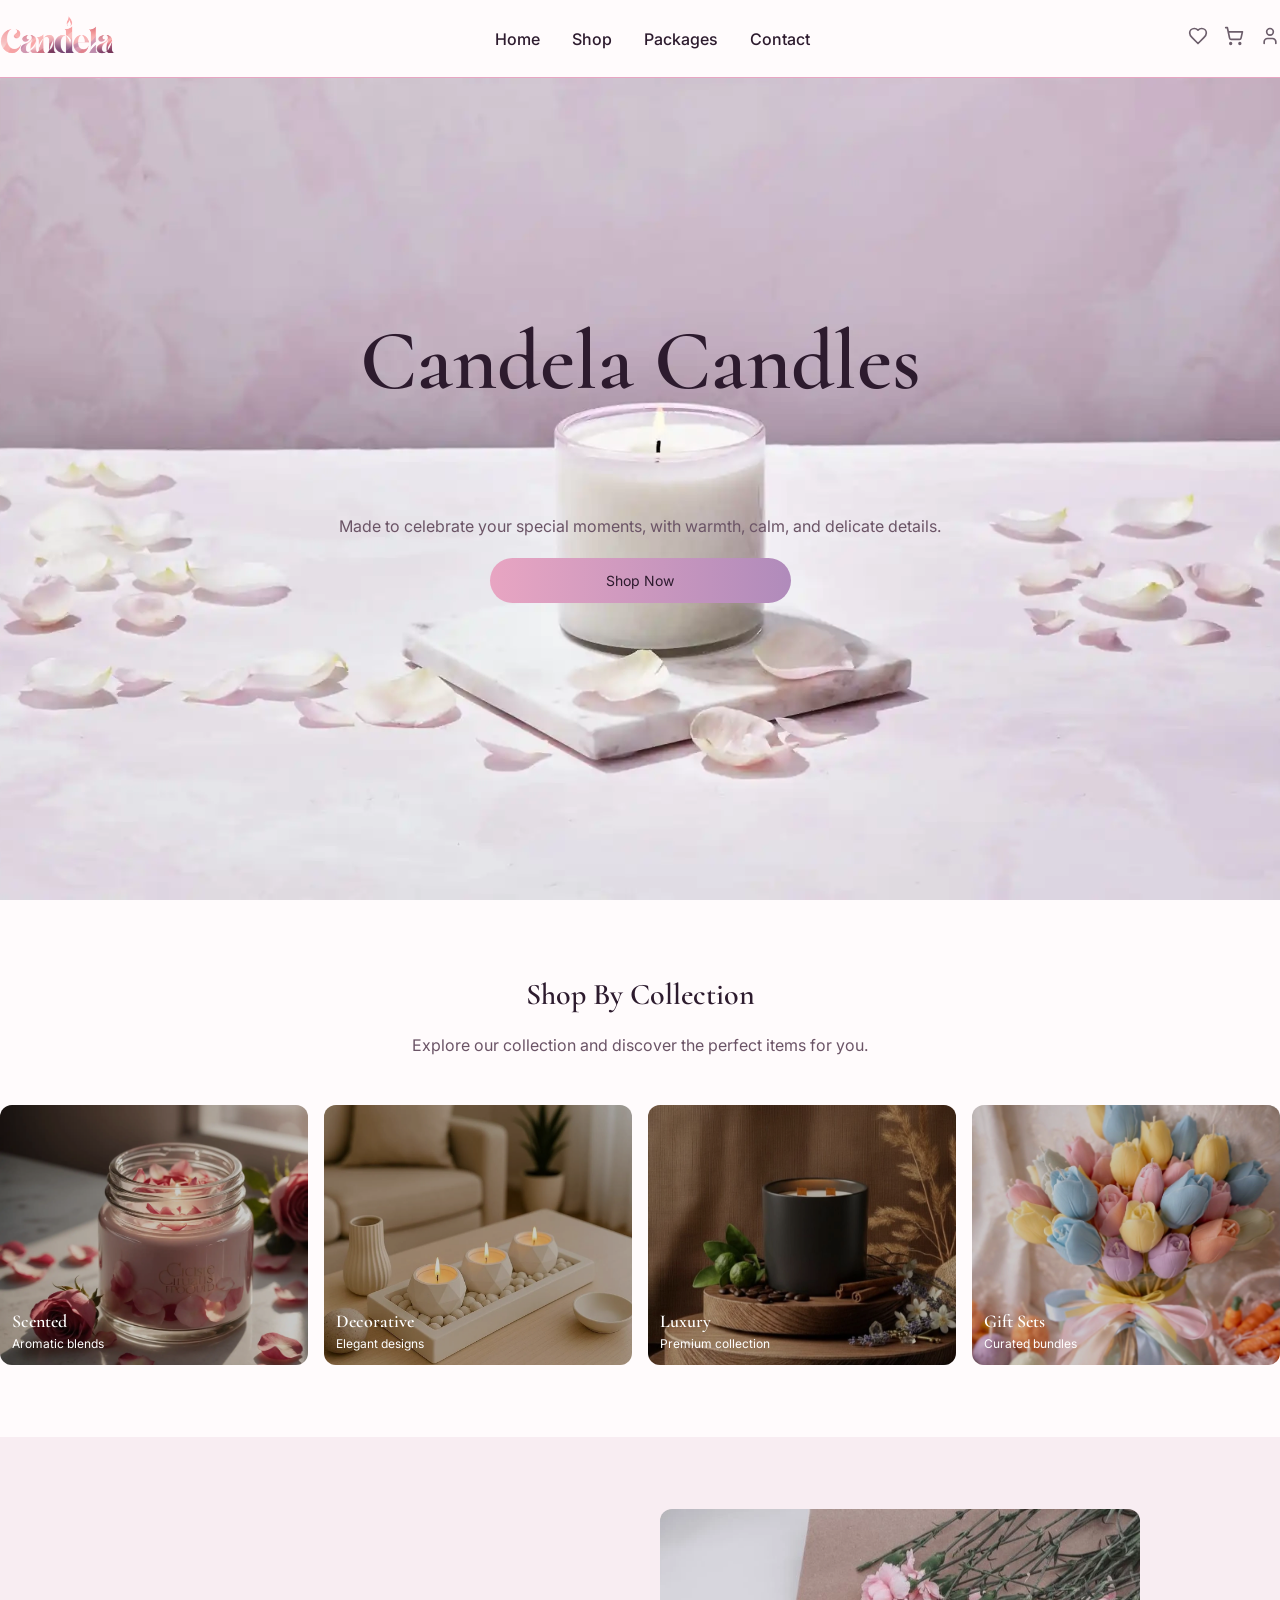
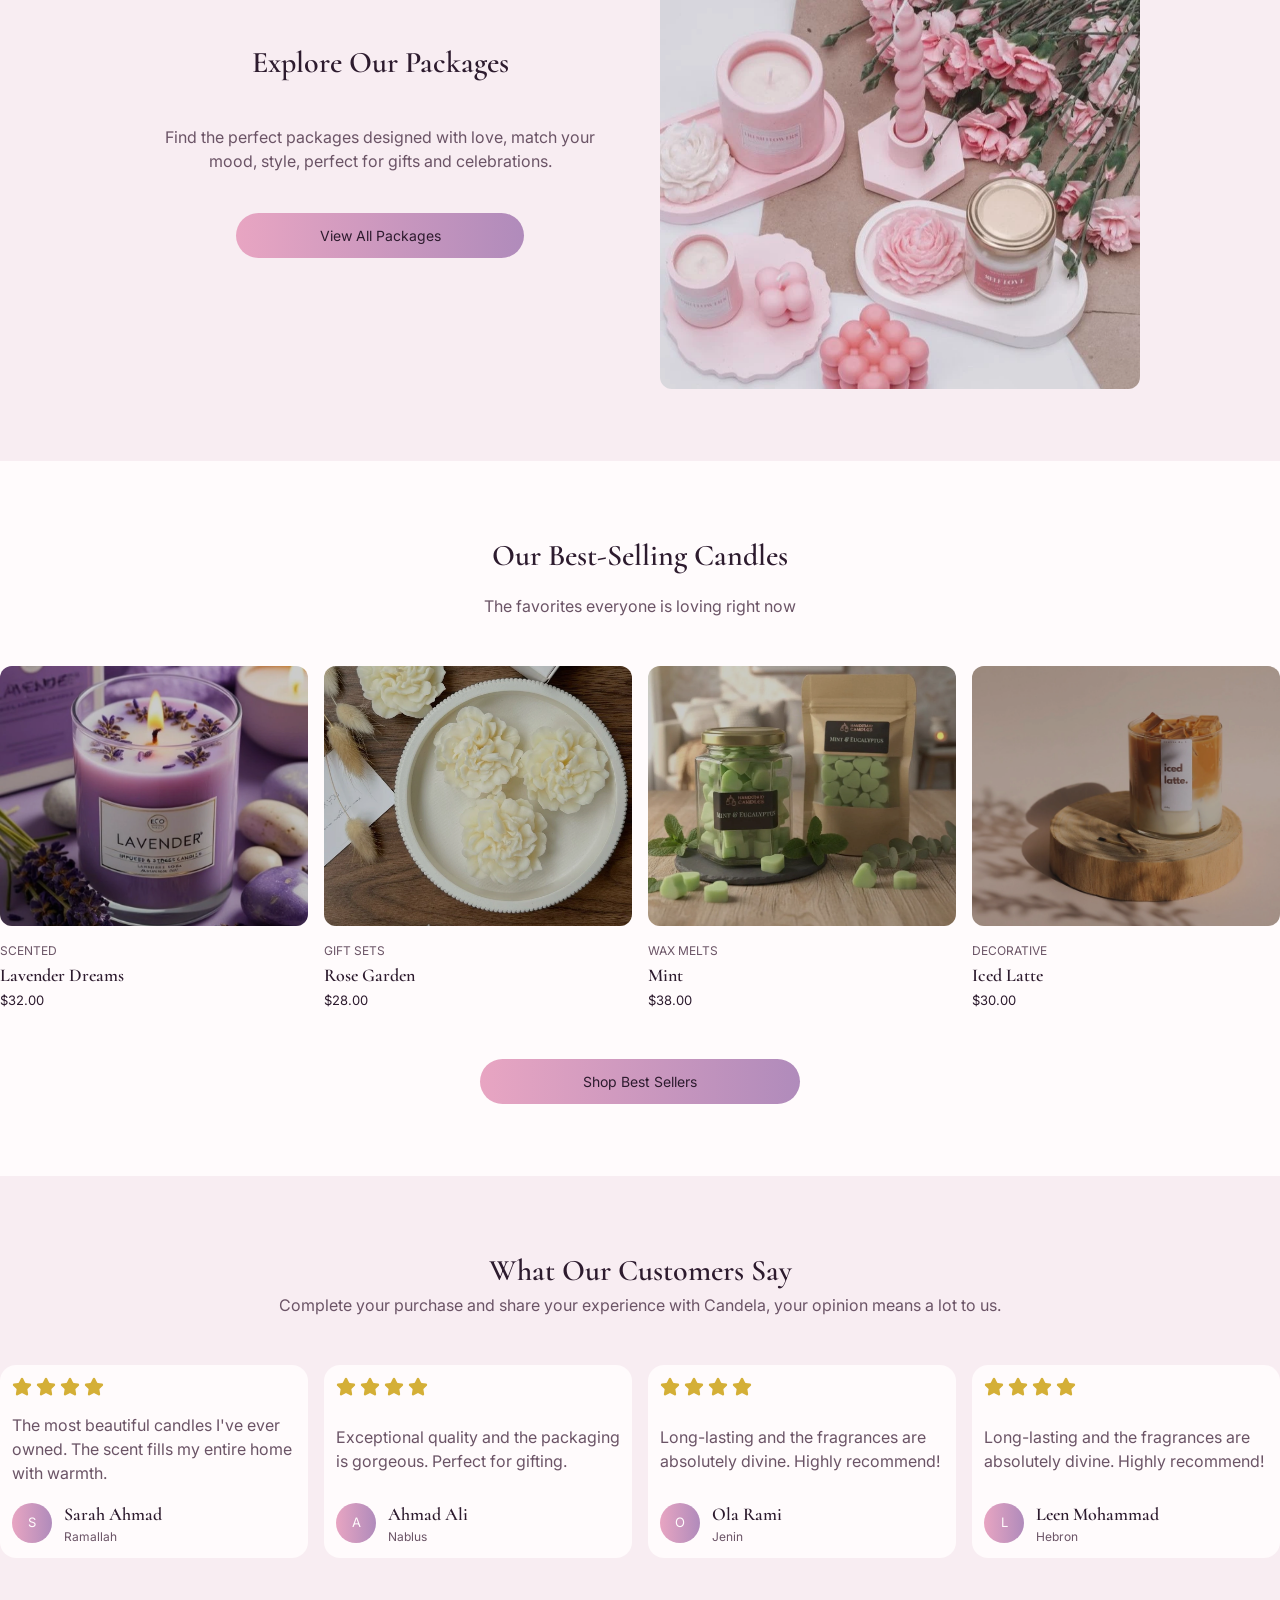
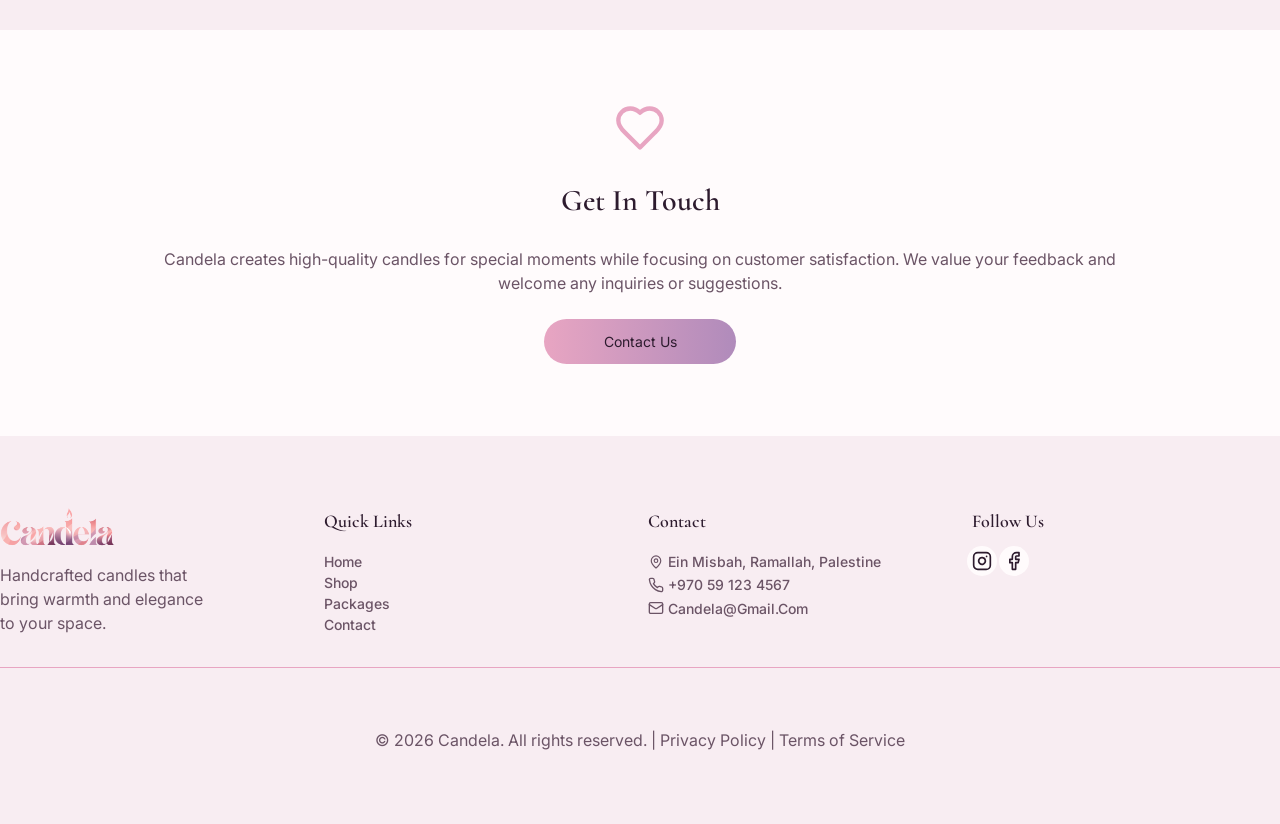
<file: index.html>
<!DOCTYPE html>
<html lang="en">
<head>
    <meta charset="UTF-8">
    <meta name="viewport" content="width=device-width, initial-scale=1.0">
    <meta name="description" content="Discover Candela's handcrafted candles, curated collections, and elegant gift sets. Shop by category, explore best sellers, and create warm, memorable moments.">
    <link rel="preconnect" href="https://fonts.googleapis.com">
    <link rel="preconnect" href="https://fonts.gstatic.com" crossorigin>
    <link href="https://fonts.googleapis.com/css2?family=Cormorant:ital,wght@0,300..700;1,300..700&family=Inter:ital,opsz,wght@0,14..32,100..900;1,14..32,100..900&display=swap" rel="stylesheet">
    <link rel="stylesheet" href="./assets/css/output.css" />
    <title>Candela</title>
</head>
<body>
    <header class="py-4 position: fixed w-full z-2 bg-bg border-b border-fg">
        <div class="container row-between">
            <div class="logo max-md:w-20">
                <a href="./index.html"><img src="./assets/img/icons/logo/logo.svg" alt="candela logo"/></a>
            </div>
            <nav class="links hidden md:block">
                <ul class="row-between gap-8">
                    <li><a class="max-lg:text-[14.5px] link-hover" href="./index.html">home</a></li>
                    <li><a class="max-lg:text-[14.5px] link-hover" href="./shop.html">shop</a></li>
                    <li><a class="max-lg:text-[14.5px] link-hover" href="./packages.html">packages</a></li>
                    <li><a class="max-lg:text-[14.5px] link-hover" href="./contact.html">contact</a></li>
                </ul>
            </nav>
            <nav class="icons hidden md:block">
                <ul class="row-between gap-4">
                    <li class="icon-hover group w-5">
                        <span class="icon-hover-bg-fg"></span>
                        <a class="icon-hover-content" href="./wishlist.html">
                            <img src="./assets/img/icons/ui-icons/heart-black.svg" alt="favarites icon" class="group-hover:hidden"/>
                            <img src="./assets/img/icons/ui-icons/heart-white.svg" alt="favarites icon" class="hidden group-hover:block"/>
                        </a>
                    </li>
                    <li class="icon-hover group w-5">
                        <span class="icon-hover-bg-fg"></span>
                        <a class="icon-hover-content" href="./cart.html">
                            <img src="./assets/img/icons/ui-icons/cart-black.svg" alt="cart icon" class="group-hover:hidden"/>
                            <img src="./assets/img/icons/ui-icons/cart-white.svg" alt="cart icon" class="hidden group-hover:block"/>
                        </a>
                    </li>
                    <li class="icon-hover group w-5">
                        <span class="icon-hover-bg-fg"></span>
                        <a class="icon-hover-content" href="./account.html">
                            <img src="./assets/img/icons/ui-icons/user-black.svg" alt="user icon" class="group-hover:hidden"/>
                            <img src="./assets/img/icons/ui-icons/user-white.svg" alt="user icon" class="hidden group-hover:block"/>
                        </a>
                    </li>
                </ul>
            </nav>
            <button class="icon-hover group w-5 md:hidden">
                <span class="icon-hover-bg-fg"></span>
                <img class="icon-hover-content" src="./assets/img/icons/ui-icons/bars.svg" alt="bars icon" />
            </button>
        </div>
    </header>
    <main>
        <section class="hero h-screen center bg-[url('./../img/products/hero/white-candle.webp')] bg-cover-center">
            <div class="column-center gap-22.5">
                <div>
                    <h1>candela candles</h1>
                </div>
                <div class="column-center gap-5">
                    <p>Made to celebrate your special moments, with warmth, calm, and delicate details.</p>
                    <a class="button-primary w-[50%]">shop now</a>
                </div>
            </div>
        </section>
        <section class="collections container column-center gap-12">
            <div class="column-center gap-4">
                <h2>shop by collection</h2>
                <p>Explore our collection and discover the perfect items for you.</p>
            </div>
            <div class="grid-responsive-4 gap-y-4">
                <div class="card-img group">
                    <div class="bg-[url('./../img/products/collections/scented.webp')] bg-cover-center card-img-hover"></div>
                    <div class="overlay"></div>
                    <div class="collection-card-content">
                        <h3 class="text-accent">scented</h3>
                        <p class="collection-card-desc">Aromatic blends</p>
                    </div>
                </div>
                <div class="card-img group">
                    <div class="bg-[url('./../img/products/collections/decorative.webp')] bg-cover-center card-img-hover"></div>
                    <div class="overlay"></div>
                    <div class="collection-card-content">
                        <h3 class="text-accent">decorative</h3>
                        <p class="collection-card-desc">Elegant designs</p>
                    </div>
                </div>
                <div class="card-img group">
                    <div class="bg-[url('./../img/products/collections/luxury.webp')] bg-cover-center card-img-hover"></div>
                    <div class="overlay"></div>
                    <div class="collection-card-content">
                        <h3 class="text-accent">luxury</h3>
                        <p class="collection-card-desc">Premium collection</p>
                    </div>
                </div>
                <div class="card-img group">
                    <div class="bg-[url('./../img/products/collections/gift-sets.webp')] bg-cover-center card-img-hover"></div>
                    <div class="overlay"></div>
                    <div class="collection-card-content">
                        <h3 class="text-accent">gift sets</h3>
                        <p class="collection-card-desc">Curated bundles</p>
                    </div>
                </div>
            </div>
        </section>
        <section class="packages bg-bg-secondary">
            <div class="grid grid-cols-1 sm:grid-cols-2 gap-4 md:gap-6 lg:gap-8 xl:gap-10 px-11 md:px-18 lg:px-25 xl:px-35">
                <div class="center">
                    <div class="column-center gap-10">
                        <h2>explore our packages</h2>
                        <p>Find the perfect packages designed with love, match your mood, style, perfect for gifts and celebrations.</p>
                        <button class="button-primary w-[60%]">view all packages</button>
                    </div>
                </div>
                <div class="hidden sm:flex items-center">
                    <img src="./assets/img/products/packages/candle-package.webp" alt="candles pakadag image" class="rounded-xl" />
                </div>
            </div>
        </section>
        <section class="best-selling container column-center gap-12">
            <div class="column-center gap-4">
                <h2>our best-selling candles</h2>
                <p>The favorites everyone is loving right now</p>
            </div>
            <div class="hidden xs:grid grid-cols-2 lg:grid-cols-4 gap-y-8 gap-x-4 w-full">
                <div class="relative group">
                    <div class="card-img">
                        <div class="bg-[url('./../img/products/items/scented/lavender-dreams.webp')] bg-cover-center card-img-hover"></div>
                        <div class="overlay"></div>
                    </div>
                    <div class="column gap-0.5 pt-4">
                        <p class="item-p">scented</p>
                        <h3 class="group-hover:text-fg">lavender dreams</h3>
                        <span>$32.00</span>
                    </div>
                    <div class="hidden group-hover:block favarite-icon-absolute w-5">
                            <span class="icon-hover-bg-bg"></span>
                            <a class="icon-hover-content">
                            <img src="./assets/img/icons/ui-icons/heart-black.svg" alt="favarites icon"/>
                            </a>
                    </div>
                    <div class=" hidden group-hover:block cart-icon-absolute">
                            <span class="icon-hover-bg-fg"></span>
                            <a class="icon-hover-content">
                            <img src="./assets/img/icons/ui-icons/cart-black.svg" alt="cart icon"/>
                            </a>
                    </div>
                </div>
                <div class="relative group">
                    <div class="card-img">
                        <div class="bg-[url('./../img/products/items/gift-sets/rose-garden.webp')] bg-cover-center card-img-hover"></div>
                        <div class="overlay"></div>
                    </div>
                    <div class="column gap-0.5 pt-4">
                        <p class="item-p">gift sets</p>
                        <h3 class="group-hover:text-fg">rose garden</h3>
                        <span>$28.00</span>
                    </div>
                    <div class="hidden group-hover:block favarite-icon-absolute w-5">
                            <span class="icon-hover-bg-bg"></span>
                            <a class="icon-hover-content">
                            <img src="./assets/img/icons/ui-icons/heart-black.svg" alt="favarites icon"/>
                            </a>
                    </div>
                    <div class=" hidden group-hover:block cart-icon-absolute">
                            <span class="icon-hover-bg-fg"></span>
                            <a class="icon-hover-content">
                            <img src="./assets/img/icons/ui-icons/cart-black.svg" alt="cart icon"/>
                            </a>
                    </div>
                </div>
                <div class="relative group">
                    <div class="card-img">
                        <div class="bg-[url('./../img/products/items/wax-melts/mint.webp')] bg-cover-center card-img-hover"></div>
                        <div class="overlay"></div>
                    </div>
                    <div class="column gap-0.5 pt-4">
                        <p class="item-p">wax melts</p>
                        <h3 class="group-hover:text-fg">mint</h3>
                        <span>$38.00</span>
                    </div>
                    <div class="hidden group-hover:block favarite-icon-absolute w-5">
                            <span class="icon-hover-bg-bg"></span>
                            <a class="icon-hover-content">
                            <img src="./assets/img/icons/ui-icons/heart-black.svg" alt="favarites icon"/>
                            </a>
                    </div>
                    <div class=" hidden group-hover:block cart-icon-absolute">
                            <span class="icon-hover-bg-fg"></span>
                            <a class="icon-hover-content">
                            <img src="./assets/img/icons/ui-icons/cart-black.svg" alt="cart icon"/>
                            </a>
                    </div>
                </div>
                <div class="relative group">
                    <div class="card-img">
                        <div class="bg-[url('./../img/products/items/decorative/iced-latte.webp')] bg-cover-center card-img-hover"></div>
                        <div class="overlay"></div>
                    </div>
                    <div class="column gap-0.5 pt-4">
                        <p class="item-p">decorative</p>
                        <h3 class="group-hover:text-fg">iced latte</h3>
                        <span>$30.00</span>
                    </div>
                    <div class="hidden group-hover:block favarite-icon-absolute w-5">
                            <span class="icon-hover-bg-bg"></span>
                            <a class="icon-hover-content">
                            <img src="./assets/img/icons/ui-icons/heart-black.svg" alt="favarites icon"/>
                            </a>
                    </div>
                    <div class=" hidden group-hover:block cart-icon-absolute">
                            <span class="icon-hover-bg-fg"></span>
                            <a class="icon-hover-content">
                            <img src="./assets/img/icons/ui-icons/cart-black.svg" alt="cart icon"/>
                            </a>
                    </div>
                </div>
            </div>
            <div class="grid grid-cols-1 gap-y-4 w-full xs:hidden">
                <div class="group">
                    <div class="grid grid-cols-2 gap-4">
                        <div class="card-img h-48 relative">
                            <div class="bg-[url('./../img/products/items/scented/lavender-dreams.webp')] bg-cover-center card-img-hover"></div>
                            <div class="overlay"></div>
                            <div class="hidden group-hover:block favarite-icon-absolute w-5">
                                <span class="icon-hover-bg-bg"></span>
                                <a class="icon-hover-content">
                                <img src="./assets/img/icons/ui-icons/heart-black.svg" alt="favarites icon"/>
                                </a>
                            </div>
                        </div>
                        <div class="column justify-between py-2">
                            <div class="column w-full">
                                <p class="item-p">scented</p>
                                <h3 class="group-hover:text-fg">lavender dreams</h3>
                                <span>$32.00</span>
                            </div>
                            <button class="button-primary w-full py-1.5">add to cart</button>                       
                        </div>
                    </div>
                </div>
                <div class="group">
                    <div class="grid grid-cols-2 gap-4">
                        <div class="card-img h-48 relative">
                            <div class="bg-[url('./../img/products/items/gift-sets/rose-garden.webp')] bg-cover-center card-img-hover"></div>
                                <div class="overlay"></div>
                                <div class="hidden group-hover:block favarite-icon-absolute w-5">
                                    <span class="icon-hover-bg-bg"></span>
                                    <a class="icon-hover-content">
                                    <img src="./assets/img/icons/ui-icons/heart-black.svg" alt="favarites icon"/>
                                    </a>
                            </div>
                        </div>
                        <div class="column justify-between py-2">
                            <div class="column w-full">
                                <p class="item-p">gift sets</p>
                                <h3 class="group-hover:text-fg">rose garden</h3>
                                <span>$28.00</span>
                            </div>
                            <button class="button-primary w-full py-1.5">add to cart</button>                       
                        </div>
                    </div>
                </div>
                <div class="group">
                    <div class="grid grid-cols-2 gap-4">
                        <div class="card-img h-48 relative">
                            <div class="bg-[url('./../img/products/items/wax-melts/mint.webp')] bg-cover-center card-img-hover"></div>
                            <div class="overlay"></div>
                            <div class="hidden group-hover:block favarite-icon-absolute w-5">
                                <span class="icon-hover-bg-bg"></span>
                                <a class="icon-hover-content">
                                <img src="./assets/img/icons/ui-icons/heart-black.svg" alt="favarites icon"/>
                                </a>
                            </div>
                        </div>
                        <div class="column justify-between py-2">
                            <div class="column w-full">
                                <p class="item-p">wax melts</p>
                                <h3 class="group-hover:text-fg">mint</h3>
                                <span>$38.00</span>
                            </div>
                            <button class="button-primary w-full py-1.5">add to cart</button>                       
                        </div>
                    </div>
                </div>
                <div class="group">
                    <div class="grid grid-cols-2 gap-4">
                        <div class="card-img h-48 relative">
                        <div class="bg-[url('./../img/products/items/decorative/iced-latte.webp')] bg-cover-center card-img-hover"></div>
                            <div class="overlay"></div>
                            <div class="hidden group-hover:block favarite-icon-absolute w-5">
                                <span class="icon-hover-bg-bg"></span>
                                <a class="icon-hover-content">
                                <img src="./assets/img/icons/ui-icons/heart-black.svg" alt="favarites icon"/>
                                </a>
                            </div>
                        </div>
                        <div class="column justify-between py-2">
                            <div class="column w-full">
                                <p class="item-p">decorative</p>
                                <h3 class="group-hover:text-fg">iced latte</h3>
                                <span>$30.00</span>
                            </div>
                            <button class="button-primary w-full py-1.5">add to cart</button>                       
                        </div>
                    </div>
                </div>
            </div>
            <button class="button-primary w-[50%] md:w-[30%] xl:w-[25%]">shop best sellers</button>
        </section>
        <section class="testimonials bg-bg-secondary">
           <div class="container column-center gap-12">
                <div class="column-center">
                    <h2>what our customers say</h2>
                    <p>Complete your purchase and share your experience with Candela, your opinion means a lot to us.</p>
                </div>
                <div class="grid-responsive-4 gap-y-4">
                    <div class="bg-bg-card column justify-between gap-4">
                        <div class="row-between gap-1">
                            <img src="./assets/img/icons/ui-icons/star-fill.svg" alt="yellow star icon"/>
                            <img src="./assets/img/icons/ui-icons/star-fill.svg" alt="yellow star icon"/>
                            <img src="./assets/img/icons/ui-icons/star-fill.svg" alt="yellow star icon"/>
                            <img src="./assets/img/icons/ui-icons/star-fill.svg" alt="yellow star icon"/>
                        </div>
                        <p class="text-left">The most beautiful candles I've ever owned. The scent fills my entire home with warmth.</p>
                        <div class="row-between gap-3">
                            <div class="user-avatar-bg center">
                                <span>s</span>
                            </div>
                            <div class="column">
                                <h3>sarah ahmad</h3>
                                <p class="text-[12px]">Ramallah</p>
                            </div>
                        </div>
                    </div>
                    <div class="bg-bg-card column justify-between gap-4">
                        <div class="row-between gap-1">
                            <img src="./assets/img/icons/ui-icons/star-fill.svg" alt="yellow star icon"/>
                            <img src="./assets/img/icons/ui-icons/star-fill.svg" alt="yellow star icon"/>
                            <img src="./assets/img/icons/ui-icons/star-fill.svg" alt="yellow star icon"/>
                            <img src="./assets/img/icons/ui-icons/star-fill.svg" alt="yellow star icon"/>
                        </div>
                        <p class="text-left">Exceptional quality and the packaging is gorgeous. Perfect for gifting.</p>
                        <div class="row-between gap-3">
                            <div class="user-avatar-bg center">
                                <span>a</span>
                            </div>
                            <div class="column">
                                <h3>ahmad ali</h3>
                                <p class="text-[12px]">Nablus</p>
                            </div>
                        </div>
                    </div>
                    <div class="bg-bg-card column justify-between gap-4">
                        <div class="row-between gap-1">
                            <img src="./assets/img/icons/ui-icons/star-fill.svg" alt="yellow star icon"/>
                            <img src="./assets/img/icons/ui-icons/star-fill.svg" alt="yellow star icon"/>
                            <img src="./assets/img/icons/ui-icons/star-fill.svg" alt="yellow star icon"/>
                            <img src="./assets/img/icons/ui-icons/star-fill.svg" alt="yellow star icon"/>
                        </div>
                        <p class="text-left">Long-lasting and the fragrances are absolutely divine. Highly recommend!</p>
                        <div class="row-between gap-3">
                            <div class="user-avatar-bg center">
                                <span>o</span>
                            </div>
                            <div class="column">
                                <h3 >ola rami</h3>
                                <p class="text-[12px]">Jenin</p>
                            </div>
                        </div>
                    </div>
                    <div class="bg-bg-card column justify-between gap-4">
                        <div class="row-between gap-1">
                            <img src="./assets/img/icons/ui-icons/star-fill.svg" alt="yellow star icon"/>
                            <img src="./assets/img/icons/ui-icons/star-fill.svg" alt="yellow star icon"/>
                            <img src="./assets/img/icons/ui-icons/star-fill.svg" alt="yellow star icon"/>
                            <img src="./assets/img/icons/ui-icons/star-fill.svg" alt="yellow star icon"/>
                        </div>
                        <p class="text-left">Long-lasting and the fragrances are absolutely divine. Highly recommend!</p>
                        <div class="row-between gap-3">
                            <div class="user-avatar-bg center">
                                <span>l</span>
                            </div>
                            <div class="column">
                                <h3>leen mohammad</h3>
                                <p class="text-[12px]">Hebron</p>
                            </div>
                        </div>
                    </div>
                </div>
           </div>
        </section>
        <section class="contact">
            <div class="container column-center gap-6 w-[75%]">
                <img src="./assets/img/icons/ui-icons/heart-pink.svg" alt="heart icon" class="w-7 md:w-9 lg:w-11 xl:w-13"/>
                <h2>get in touch</h2>
                <p class="hidden sm:block">Candela creates high-quality candles for special moments while focusing on customer satisfaction. We value your feedback and welcome any inquiries or suggestions.</p>
                <p class="sm:hidden">Have questions about our candles? We'd love to hear from you.</p>
                <button class="button-primary w-[50%] md:w-[30%] xl:w-[20%]">contact us</button>
            </div>
        </section>
    </main>
    <footer class="bg-bg-secondary py-10 md:py-18">
      <div class="container column-center gap-15">
        <div class="grid-responsive-4 gap-y-8 border-b border-fg pb-8">
          <div class="column gap-4 w-[70%]">
            <a href="#"
              ><img src="./assets/img/icons/logo/logo.svg" alt="candela logo"
            /></a>
            <p class="text-start">
              Handcrafted candles that bring warmth and elegance to your space.
            </p>
          </div>
          <div class="column gap-4 ">
            <h3>quick links</h3>
            <ul class="column footer-link">
              <li><a class="link-hover" href="./index.html">home</a></li>
              <li><a class="link-hover" href="./shop.html">shop</a></li>
              <li><a class="link-hover" href="./packages.html">packages</a></li>
              <li><a class="link-hover" href="./contact.html">contact</a></li>
            </ul>
          </div>
          <div class="column gap-4">
            <h3>contact</h3>
            <ul class="column footer-link">
              <li>
                <a class="link-hover group/address" href="">
                  <div class="row-between gap-1">
                    <img
                      src="./assets/img/icons/ui-icons/location-dot.svg"
                      alt="loction icon"
                      class="size-4 group-hover/address:hidden"
                    />
                    <img
                      src="./assets/img/icons/ui-icons/location-dot-hover.svg"
                      alt="loction icon"
                      class="size-4 hidden group-hover/address:block"
                    />
                    Ein Misbah, Ramallah, Palestine
                  </div>
                </a>
              </li>
              <li>
                <a class="link-hover group/phone" href="">
                  <div class="row-between gap-1">
                    <img
                      src="./assets/img/icons/ui-icons/phone.svg"
                      alt="phone icon"
                      class="size-4 group-hover/phone:hidden"
                    />
                    <img
                      src="./assets/img/icons/ui-icons/phone-hover.svg"
                      alt="phone icon"
                      class="size-4 hidden group-hover/phone:block"
                    />
                    +970 59 123 4567
                  </div>
                </a>
              </li>
              <li>
                <a class="link-hover group/email" href="">
                  <div class="row-between gap-1">
                    <img
                      src="./assets/img/icons/ui-icons/email.svg"
                      alt="email icon"
                      class="size-4 group-hover/email:hidden"
                    />
                    <img
                      src="./assets/img/icons/ui-icons/email-hover.svg"
                      alt="email icon"
                      class="size-4 hidden group-hover/email:block"
                    />
                    candela@gmail.com
                  </div>
                </a>
              </li>
            </ul>
          </div>
          <div class="column gap-4">
            <h3>follow us</h3>
            <ul class="row-between gap-3">
              <li>
                <a class="icon-hover group inline-block w-5" href="">
                  <span class="icon-bg-bg"></span>
                  <span class="icon-hover-bg-fg"></span>
                  <img
                    src="./assets/img/icons/ui-icons/instagram-black.svg"
                    alt="instagram app icon"
                    class="icon-hover-content group-hover:hidden"
                  />
                  <img
                    src="./assets/img/icons/ui-icons/instagram-white.svg"
                    alt="instagram app icon"
                    class="icon-hover-content hidden group-hover:block"
                  />
                </a>
              </li>
              <li>
                <a class="icon-hover group inline-block w-5" href="">
                  <span class="icon-bg-bg"></span>
                  <span class="icon-hover-bg-fg"></span>
                  <img
                    src="./assets/img/icons/ui-icons/facebook-black.svg"
                    alt="facebook app icon"
                    class="icon-hover-content group-hover:hidden"
                  />
                  <img
                    src="./assets/img/icons/ui-icons/facebook-white.svg"
                    alt="facebook app icon"
                    class="icon-hover-content hidden group-hover:block"
                  />
                </a>
              </li>
            </ul>
          </div>
        </div>
        <div>
          <p>
            © 2026 Candela. All rights reserved. | Privacy Policy | Terms of
            Service
          </p>
        </div>
      </div>
    </footer>
</body>
</html>
</file>
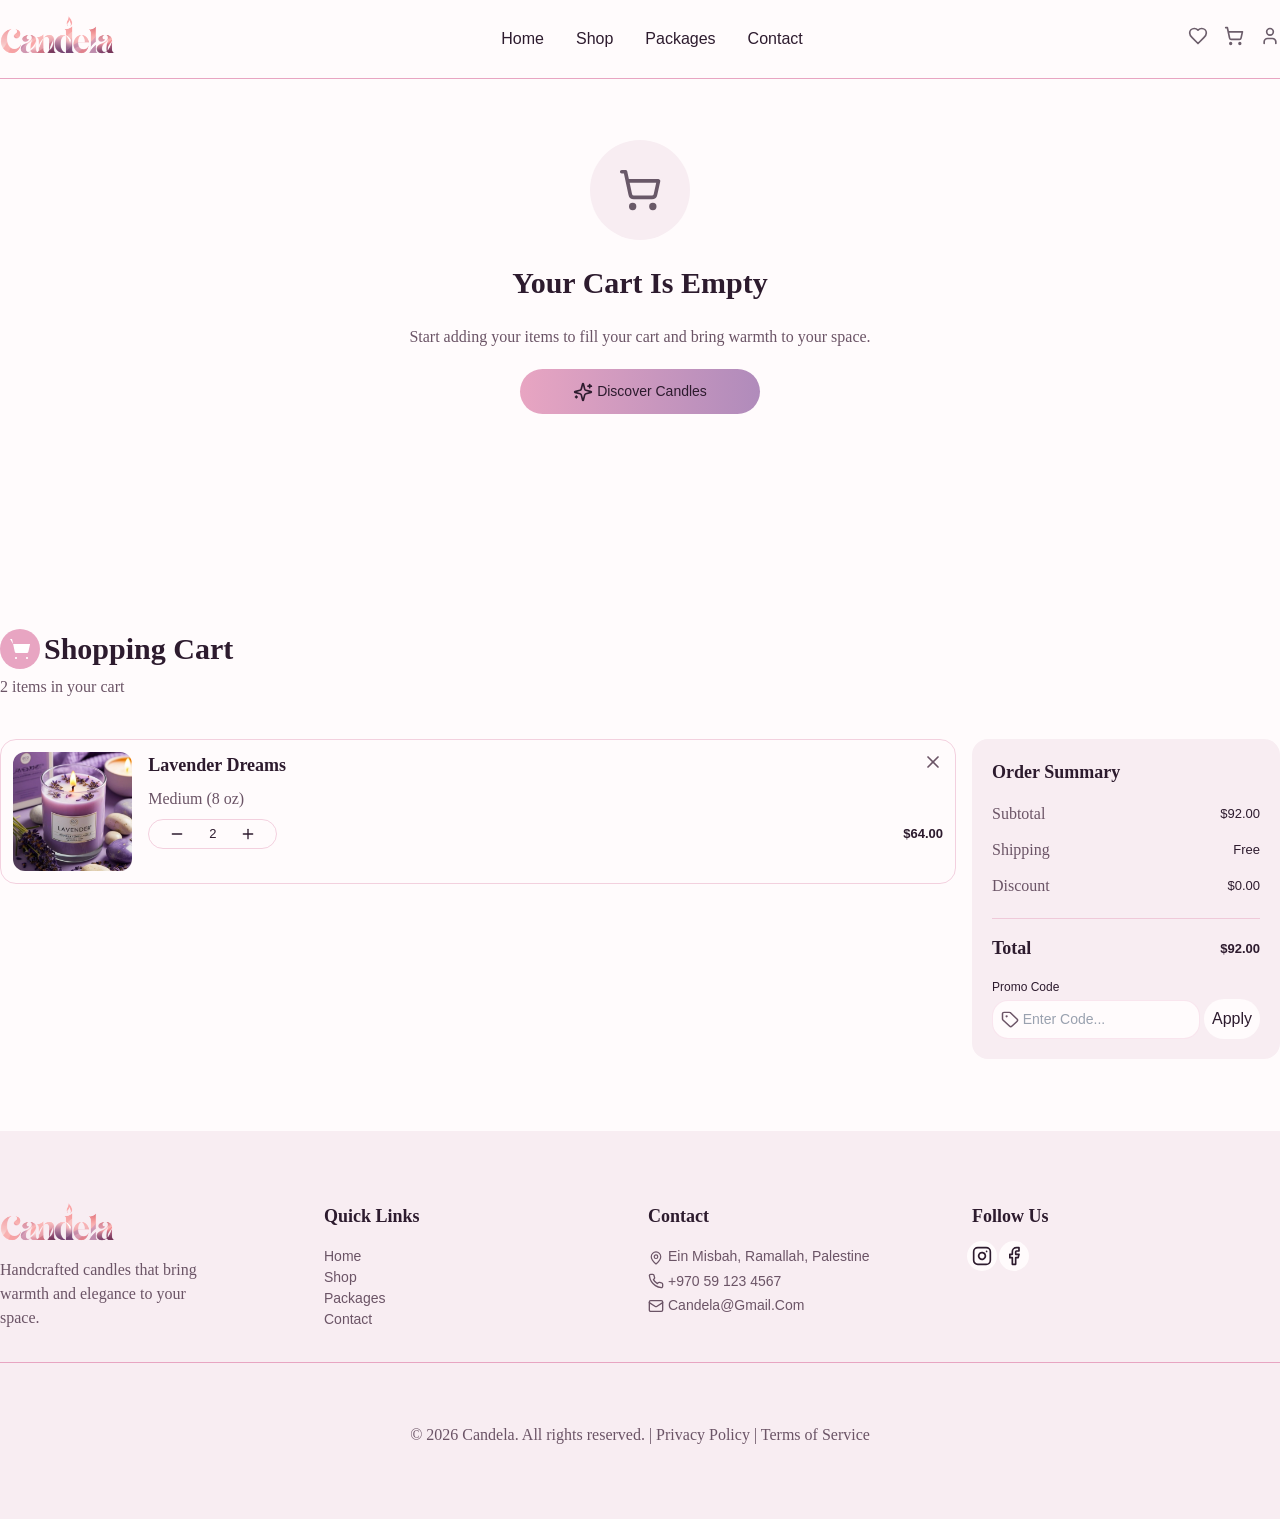
<file: cart.html>
<!doctype html>
<html lang="en">
  <head>
    <meta charset="UTF-8" />
    <meta name="viewport" content="width=device-width, initial-scale=1.0" />
    <meta
      name="description"
      content="Review your selected Candela candles, update quantities, and proceed to checkout. Complete your order and enjoy a warm, elegant experience."
    />
    <link rel="stylesheet" href="./assets/css/output.css" />
    <title>Cart</title>
  </head>
  <body>
    <header class="py-4 position: fixed w-full z-2 bg-bg border-b border-fg">
      <div class="container row-between">
        <div class="logo max-md:w-20">
          <a href="./index.html"
            ><img src="./assets/img/icons/logo/logo.svg" alt="candela logo"
          /></a>
        </div>
        <nav class="links hidden md:block">
          <ul class="row-between gap-8">
            <li>
              <a class="max-lg:text-[14.5px] link-hover" href="./index.html"
                >home</a
              >
            </li>
            <li>
              <a class="max-lg:text-[14.5px] link-hover" href="./shop.html"
                >shop</a
              >
            </li>
            <li>
              <a class="max-lg:text-[14.5px] link-hover" href="./packages.html"
                >packages</a
              >
            </li>
            <li>
              <a class="max-lg:text-[14.5px] link-hover" href="./contact.html"
                >contact</a
              >
            </li>
          </ul>
        </nav>
        <nav class="icons hidden md:block">
          <ul class="row-between gap-4">
            <li class="icon-hover group w-5">
              <span class="icon-hover-bg-fg"></span>
              <a class="icon-hover-content" href="./wishlist.html">
                <img
                  src="./assets/img/icons/ui-icons/heart-black.svg"
                  alt="favarites icon"
                  class="group-hover:hidden"
                />
                <img
                  src="./assets/img/icons/ui-icons/heart-white.svg"
                  alt="favarites icon"
                  class="hidden group-hover:block"
                />
              </a>
            </li>
            <li class="icon-hover group w-5">
              <span class="icon-hover-bg-fg"></span>
              <a class="icon-hover-content" href="./cart.html">
                <img
                  src="./assets/img/icons/ui-icons/cart-black.svg"
                  alt="cart icon"
                  class="group-hover:hidden"
                />
                <img
                  src="./assets/img/icons/ui-icons/cart-white.svg"
                  alt="cart icon"
                  class="hidden group-hover:block"
                />
              </a>
            </li>
            <li class="icon-hover group w-5">
              <span class="icon-hover-bg-fg"></span>
              <a class="icon-hover-content" href="./account.html">
                <img
                  src="./assets/img/icons/ui-icons/user-black.svg"
                  alt="user icon"
                  class="group-hover:hidden"
                />
                <img
                  src="./assets/img/icons/ui-icons/user-white.svg"
                  alt="user icon"
                  class="hidden group-hover:block"
                />
              </a>
            </li>
          </ul>
        </nav>
        <button class="icon-hover group w-5 md:hidden">
          <span class="icon-hover-bg-fg"></span>
          <img
            class="icon-hover-content"
            src="./assets/img/icons/ui-icons/bars.svg"
            alt="bars icon"
          />
        </button>
      </div>
    </header>
    <main>
      <section class="cart-empty-state column-center gap-4 w pt-30 sm:pt-35"
      >
        <div class="column-center gap-5 w-[75%]">
          <div
            class="w-15 lg:w-20 xl:w-25 p-4 lg:p-5.5 xl:p-7 bg-bg-secondary rounded-full"
          >
            <img
              src="./assets/img/icons/ui-icons/cart-black.svg"
              alt="cart icon"
            />
          </div>
          <h2>your cart is empty</h2>
          <p>
            Start adding your items to fill your cart and bring warmth to your
            space.
          </p>
          <a
            href="./shop.html"
            class="button-primary center gap-1 w-[60%] sm:w-[45%] md:w-[35%] xl:w-[25%]"
          >
            <img src="./assets/img/icons/ui-icons/sparkle.svg" class="w-5" />
            discover candles
          </a>
        </div>
      </section>
      <section class="cart pt-30 sm:pt-35">
        <div class="container column gap-10">
          <div class="heading column gap-1">
            <div class="heading row-start gap-1">
                <div class="w-8 p-1.5 md:w-10 md:p-2 bg-fg rounded-full">
                    <img 
                    src="./assets/img/icons/ui-icons/cart-white-fill.svg" 
                    alt="white cart icon"
                    />
                </div>
                <h2>shopping cart</h2>
            </div>
            <p>2 items in your cart</p>
          </div>
          <div class="cart-detils grid grid-cols-4 gap-4 w-full">
            <div class="cart-items col-span-4 md:col-span-2 lg:col-span-3 column gap-3">
              <div class="item flex items-start gap-4 relative border border-fg/50 rounded-2xl w-full p-3">
                <div class="item-img w-[45%] xs:w-[30%] sm:w-[25%] md:w-[40%] lg:w-[15%]">
                  <img
                    src="./assets/img/products/items/scented/lavender-dreams.webp"
                    alt="lavender dreams img"
                    class="bg-cover-center rounded-xl"
                  />
                </div>
                <div class="item-details column gap-2 w-full">
                  <h3>lavender dreams</h3>
                  <p>Medium (8 oz)</p>
                  <div class="row-between w-full">
                    <div class="row-between gap-6 px-3 xs:px-5 py-1 rounded-2xl border border-fg/50 ">
                      <button>
                        <img
                          src="./assets/img/icons/ui-icons/minus.svg"
                          alt="minus icon"
                          class="w-4"
                        />
                      </button>
                      <span>2</span>
                      <button>
                        <img
                          src="./assets/img/icons/ui-icons/plus.svg"
                          alt="plus icon"
                          class="w-4"
                        />
                      </button>
                    </div>
                    <span class="font-semibold">$64.00</span>
                  </div>
                </div>
                <div class="absolute top-3 right-3">
                    <button>                    
                        <img src="./assets/img/icons/ui-icons/cancel.svg" alt="cancel icon" />
                    </button>
                </div>
              </div>
            </div>
            <div class="cart-summary col-span-4 md:col-span-2 lg:col-span-1 column gap-4 p-5 bg-bg-secondary rounded-2xl">
                <div class="column gap-4 w-full pb-5 border-b border-fg/50">
                    <h3>order summary</h3>
                    <div class="column gap-3 w-full">
                        <div class="row-between w-full">
                            <p>Subtotal</p>
                            <span>$92.00</span>
                        </div>
                        <div class="row-between w-full">                        <p>Shipping</p>
                            <span>free</span>
                        </div>
                        <div class="row-between w-full">                        <p>Discount</p>
                            <span>$0.00</span>
                        </div>
                    </div>
                </div>
                <div class="column gap-4 w-full">
                    <div class="row-between w-full">
                        <h3>total</h3>
                        <span class="font-semibold">$92.00</span>
                    </div>
                    <div class=" flex justify-between items-end gap-1 w-full">
                        <div class="column gap-1 grow">
                            <label for="discount-code" class="cursor-pointer">Promo Code</label>
                            <div class="panel-bg-bg row-start gap-1 focus-within:border-fg w-full">
                                <label class="w-4 sm:w-5 cursor-pointer" for="discount-code">
                                    <img src="./assets/img/icons/ui-icons/tag.svg" alt="tag icon"/>
                                </label>
                                <input type="text" id="discount-code" name="discount-code" placeholder="Enter Code..." class="placeholder-des cursor-pointer" />
                            </div>
                        </div>
                        <div class="panel-fg-bg">
                            <button>apply</button>
                        </div>
                    </div>
                    
                </div>
            </div>
          </div>
        </div>
      </section>
    </main>
    <footer class="bg-bg-secondary py-10 md:py-18">
      <div class="container column-center gap-15">
        <div class="grid-responsive-4 gap-y-8 border-b border-fg pb-8">
          <div class="column gap-4 w-[70%]">
            <a href="#"
              ><img src="./assets/img/icons/logo/logo.svg" alt="candela logo"
            /></a>
            <p class="text-start">
              Handcrafted candles that bring warmth and elegance to your space.
            </p>
          </div>
          <div class="column gap-4">
            <h3>quick links</h3>
            <ul class="column footer-link">
              <li><a class="link-hover" href="./index.html">home</a></li>
              <li><a class="link-hover" href="./shop.html">shop</a></li>
              <li><a class="link-hover" href="./packages.html">packages</a></li>
              <li><a class="link-hover" href="./contact.html">contact</a></li>
            </ul>
          </div>
          <div class="column gap-4">
            <h3>contact</h3>
            <ul class="column footer-link">
              <li>
                <a class="link-hover group/address" href="">
                  <div class="row-between gap-1">
                    <img
                      src="./assets/img/icons/ui-icons/location-dot.svg"
                      alt="loction icon"
                      class="size-4 group-hover/address:hidden"
                    />
                    <img
                      src="./assets/img/icons/ui-icons/location-dot-hover.svg"
                      alt="loction icon"
                      class="size-4 hidden group-hover/address:block"
                    />
                    Ein Misbah, Ramallah, Palestine
                  </div>
                </a>
              </li>
              <li>
                <a class="link-hover group/phone" href="">
                  <div class="row-between gap-1">
                    <img
                      src="./assets/img/icons/ui-icons/phone.svg"
                      alt="phone icon"
                      class="size-4 group-hover/phone:hidden"
                    />
                    <img
                      src="./assets/img/icons/ui-icons/phone-hover.svg"
                      alt="phone icon"
                      class="size-4 hidden group-hover/phone:block"
                    />
                    +970 59 123 4567
                  </div>
                </a>
              </li>
              <li>
                <a class="link-hover group/email" href="">
                  <div class="row-between gap-1">
                    <img
                      src="./assets/img/icons/ui-icons/email.svg"
                      alt="email icon"
                      class="size-4 group-hover/email:hidden"
                    />
                    <img
                      src="./assets/img/icons/ui-icons/email-hover.svg"
                      alt="email icon"
                      class="size-4 hidden group-hover/email:block"
                    />
                    candela@gmail.com
                  </div>
                </a>
              </li>
            </ul>
          </div>
          <div class="column gap-4">
            <h3>follow us</h3>
            <ul class="row-between gap-3">
              <li>
                <a class="icon-hover group inline-block w-5" href="">
                  <span class="icon-bg-bg"></span>
                  <span class="icon-hover-bg-fg"></span>
                  <img
                    src="./assets/img/icons/ui-icons/instagram-black.svg"
                    alt="instagram app icon"
                    class="icon-hover-content group-hover:hidden"
                  />
                  <img
                    src="./assets/img/icons/ui-icons/instagram-white.svg"
                    alt="instagram app icon"
                    class="icon-hover-content hidden group-hover:block"
                  />
                </a>
              </li>
              <li>
                <a class="icon-hover group inline-block w-5" href="">
                  <span class="icon-bg-bg"></span>
                  <span class="icon-hover-bg-fg"></span>
                  <img
                    src="./assets/img/icons/ui-icons/facebook-black.svg"
                    alt="facebook app icon"
                    class="icon-hover-content group-hover:hidden"
                  />
                  <img
                    src="./assets/img/icons/ui-icons/facebook-white.svg"
                    alt="facebook app icon"
                    class="icon-hover-content hidden group-hover:block"
                  />
                </a>
              </li>
            </ul>
          </div>
        </div>
        <div>
          <p>
            © 2026 Candela. All rights reserved. | Privacy Policy | Terms of
            Service
          </p>
        </div>
      </div>
    </footer>
  </body>
</html>
</file>
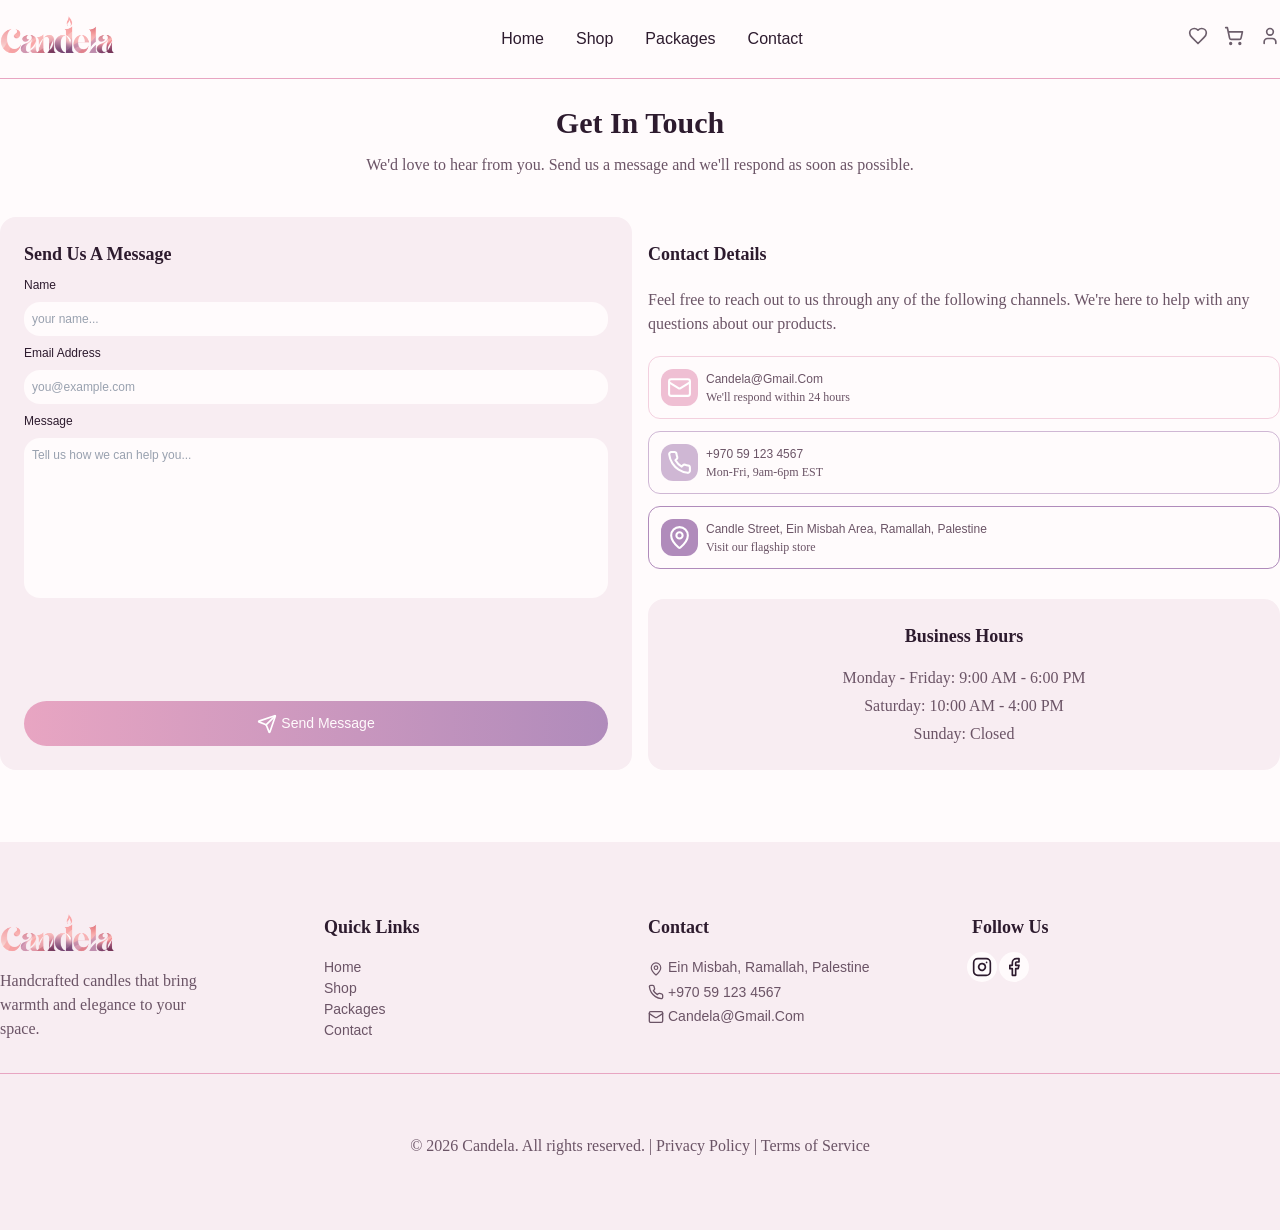
<file: contact.html>
<!doctype html>
<html lang="en">
  <head>
    <meta charset="UTF-8" />
    <meta name="viewport" content="width=device-width, initial-scale=1.0" />
    <meta
      name="description"
      content="Get in touch with Candela. Reach out for inquiries, custom orders, or support—we're here to help you create the perfect candle experience."
    />
    <link rel="stylesheet" href="./assets/css/output.css" />
    <title>Contact US</title>
  </head>
  <body>
    <header class="py-4 position: fixed w-full z-2 bg-bg border-b border-fg">
      <div class="container row-between">
        <div class="logo max-md:w-20">
          <a href="./index.html"
            ><img src="./assets/img/icons/logo/logo.svg" alt="candela logo"
          /></a>
        </div>
        <nav class="links hidden md:block">
          <ul class="row-between gap-8">
            <li>
              <a class="max-lg:text-[14.5px] link-hover" href="./index.html"
                >home</a
              >
            </li>
            <li>
              <a class="max-lg:text-[14.5px] link-hover" href="./shop.html"
                >shop</a
              >
            </li>
            <li>
              <a class="max-lg:text-[14.5px] link-hover" href="./packages.html"
                >packages</a
              >
            </li>
            <li>
              <a class="max-lg:text-[14.5px] link-hover" href="./contact.html"
                >contact</a
              >
            </li>
          </ul>
        </nav>
        <nav class="icons hidden md:block">
          <ul class="row-between gap-4">
            <li class="icon-hover group w-5">
              <span class="icon-hover-bg-fg"></span>
              <a class="icon-hover-content" href="./wishlist.html">
                <img
                  src="./assets/img/icons/ui-icons/heart-black.svg"
                  alt="favarites icon"
                  class="group-hover:hidden"
                />
                <img
                  src="./assets/img/icons/ui-icons/heart-white.svg"
                  alt="favarites icon"
                  class="hidden group-hover:block"
                />
              </a>
            </li>
            <li class="icon-hover group w-5">
              <span class="icon-hover-bg-fg"></span>
              <a class="icon-hover-content" href="./cart.html">
                <img
                  src="./assets/img/icons/ui-icons/cart-black.svg"
                  alt="cart icon"
                  class="group-hover:hidden"
                />
                <img
                  src="./assets/img/icons/ui-icons/cart-white.svg"
                  alt="cart icon"
                  class="hidden group-hover:block"
                />
              </a>
            </li>
            <li class="icon-hover group w-5">
              <span class="icon-hover-bg-fg"></span>
              <a class="icon-hover-content" href="./account.html">
                <img
                  src="./assets/img/icons/ui-icons/user-black.svg"
                  alt="user icon"
                  class="group-hover:hidden"
                />
                <img
                  src="./assets/img/icons/ui-icons/user-white.svg"
                  alt="user icon"
                  class="hidden group-hover:block"
                />
              </a>
            </li>
          </ul>
        </nav>
        <button class="icon-hover group w-5 md:hidden">
          <span class="icon-hover-bg-fg"></span>
          <img
            class="icon-hover-content"
            src="./assets/img/icons/ui-icons/bars.svg"
            alt="bars icon"
          />
        </button>
      </div>
    </header>
    <main>
      <section class="column gap-4 pt-20 sm:pt-25">
        <div class="container column gap-10">
          <div class="heading column-center gap-2 w-full">
            <h2>get in touch</h2>
            <p>
              We'd love to hear from you. Send us a message and we'll respond as
              soon as possible.
            </p>
          </div>
          <div class="contact-info grid grid-cols-1 sm:grid-cols-2 gap-4">
            <div class="message-form column gap-2 bg-bg-secondary p-6 rounded-2xl">
              <h3>send us a message</h3>
              <table class="flex grow">
                <label for="name">Name</label>
                <input
                  id="name"
                  type="text"
                  placeholder="your name..."
                  name="name"
                  class="placeholder-full-des"
                />
                <label for="email">Email Address</label>
                <input
                  id="email"
                  type="email"
                  placeholder="you@example.com"
                  name="email"
                  class="placeholder-full-des"
                />
                <label for="message">Message</label>
                <textarea
                  id="message"
                  name="message"
                  rows="8"
                  placeholder="Tell us how we can help you..."
                  class="placeholder-full-des resize-none"
                ></textarea>
              </table>
              <button class="button-primary w-full center gap-1 text-bg">
                <img
                  src="./assets/img/icons/ui-icons/paper-plan.svg"
                  alt="paper plan icon"
                  class="w-5"
                />
                send message
              </button>
            </div>
            <div class="grid grid-rows-3 gap-5">
              <div class="contact-details row-span-2 column gap-5 pt-6">
                <h3>contact details</h3>
                <p>
                  Feel free to reach out to us through any of the following
                  channels. We're here to help with any questions about our
                  products.
                </p>
                <div class="column gap-3 w-full">
                  <div class="email row-start gap-2 border border-fg/50 rounded-xl p-3 w-full">
                    <a>
                      <img
                      src="./assets/img/icons/ui-icons/email-white.svg"
                      alt="email icon"
                      class="w-10 p-1.5 bg-fg/70 rounded-xl"
                      />
                    </a>
                    <div class="email-details column w-full">
                      <a class="text-secondary text-[12px]">candela@gmail.com</a>
                      <p class="text-[12px]">We'll respond within 24 hours</p>
                    </div>
                  </div>
                  <div class="phone row-start gap-2 border border-fg-secondary/60 rounded-xl p-3 w-full">
                    <a>
                      <img
                      src="./assets/img/icons/ui-icons/phone-white.svg"
                      alt="phone icon"
                      class="w-10 p-1.5 bg-fg-secondary/60 rounded-xl"
                      />
                    </a>
                    <div class="phone-details column w-full">
                      <a class="text-secondary text-[12px]">+970 59 123 4567</a>
                      <p class="text-[12px]">Mon-Fri, 9am-6pm EST</p>
                    </div>
                  </div>
                  <div class="location row-start gap-2 border border-fg-secondary rounded-xl p-3 w-full">
                    <a>
                      <img
                      src="./assets/img/icons/ui-icons/location-dot-white.svg"
                      alt="location icon"
                      class="w-10 p-1.5 bg-fg-secondary rounded-xl"
                      />
                    </a>
                    <div class="phone-details column w-full">
                      <a class="text-secondary text-[12px]">candle street, ein misbah area, ramallah, palestine</a>
                      <p class="text-[12px]">Visit our flagship store</p>
                    </div>
                  </div>
                </div>
              </div>
              <div class="business-hours bg-bg-secondary p-6 rounded-2xl column-center gap-4 w-full">
                <h3>business hours</h3>
                <div class="hour-details column-center gap-1 w-full">
                  <p>Monday - Friday: 9:00 AM - 6:00 PM</p>
                  <p>Saturday: 10:00 AM - 4:00 PM</p>
                  <p>Sunday: Closed</p>
                </div>
              </div>
            </div>
          </div>
        </div>
      </section>
    </main>
    <footer class="bg-bg-secondary py-10 md:py-18">
      <div class="container column-center gap-15">
        <div class="grid-responsive-4 gap-y-8 border-b border-fg pb-8">
          <div class="column gap-4 w-[70%]">
            <a href="#"
              ><img src="./assets/img/icons/logo/logo.svg" alt="candela logo"
            /></a>
            <p class="text-start">
              Handcrafted candles that bring warmth and elegance to your space.
            </p>
          </div>
          <div class="column gap-4 ">
            <h3>quick links</h3>
            <ul class="column footer-link">
              <li><a class="link-hover" href="./index.html">home</a></li>
              <li><a class="link-hover" href="./shop.html">shop</a></li>
              <li><a class="link-hover" href="./packages.html">packages</a></li>
              <li><a class="link-hover" href="./contact.html">contact</a></li>
            </ul>
          </div>
          <div class="column gap-4">
            <h3>contact</h3>
            <ul class="column footer-link">
              <li>
                <a class="link-hover group/address" href="">
                  <div class="row-between gap-1">
                    <img
                      src="./assets/img/icons/ui-icons/location-dot.svg"
                      alt="loction icon"
                      class="size-4 group-hover/address:hidden"
                    />
                    <img
                      src="./assets/img/icons/ui-icons/location-dot-hover.svg"
                      alt="loction icon"
                      class="size-4 hidden group-hover/address:block"
                    />
                    Ein Misbah, Ramallah, Palestine
                  </div>
                </a>
              </li>
              <li>
                <a class="link-hover group/phone" href="">
                  <div class="row-between gap-1">
                    <img
                      src="./assets/img/icons/ui-icons/phone.svg"
                      alt="phone icon"
                      class="size-4 group-hover/phone:hidden"
                    />
                    <img
                      src="./assets/img/icons/ui-icons/phone-hover.svg"
                      alt="phone icon"
                      class="size-4 hidden group-hover/phone:block"
                    />
                    +970 59 123 4567
                  </div>
                </a>
              </li>
              <li>
                <a class="link-hover group/email" href="">
                  <div class="row-between gap-1">
                    <img
                      src="./assets/img/icons/ui-icons/email.svg"
                      alt="email icon"
                      class="size-4 group-hover/email:hidden"
                    />
                    <img
                      src="./assets/img/icons/ui-icons/email-hover.svg"
                      alt="email icon"
                      class="size-4 hidden group-hover/email:block"
                    />
                    candela@gmail.com
                  </div>
                </a>
              </li>
            </ul>
          </div>
          <div class="column gap-4">
            <h3>follow us</h3>
            <ul class="row-between gap-3">
              <li>
                <a class="icon-hover group inline-block w-5" href="">
                  <span class="icon-bg-bg"></span>
                  <span class="icon-hover-bg-fg"></span>
                  <img
                    src="./assets/img/icons/ui-icons/instagram-black.svg"
                    alt="instagram app icon"
                    class="icon-hover-content group-hover:hidden"
                  />
                  <img
                    src="./assets/img/icons/ui-icons/instagram-white.svg"
                    alt="instagram app icon"
                    class="icon-hover-content hidden group-hover:block"
                  />
                </a>
              </li>
              <li>
                <a class="icon-hover group inline-block w-5" href="">
                  <span class="icon-bg-bg"></span>
                  <span class="icon-hover-bg-fg"></span>
                  <img
                    src="./assets/img/icons/ui-icons/facebook-black.svg"
                    alt="facebook app icon"
                    class="icon-hover-content group-hover:hidden"
                  />
                  <img
                    src="./assets/img/icons/ui-icons/facebook-white.svg"
                    alt="facebook app icon"
                    class="icon-hover-content hidden group-hover:block"
                  />
                </a>
              </li>
            </ul>
          </div>
        </div>
        <div>
          <p>
            © 2026 Candela. All rights reserved. | Privacy Policy | Terms of
            Service
          </p>
        </div>
      </div>
    </footer>
  </body>
</html>
</file>
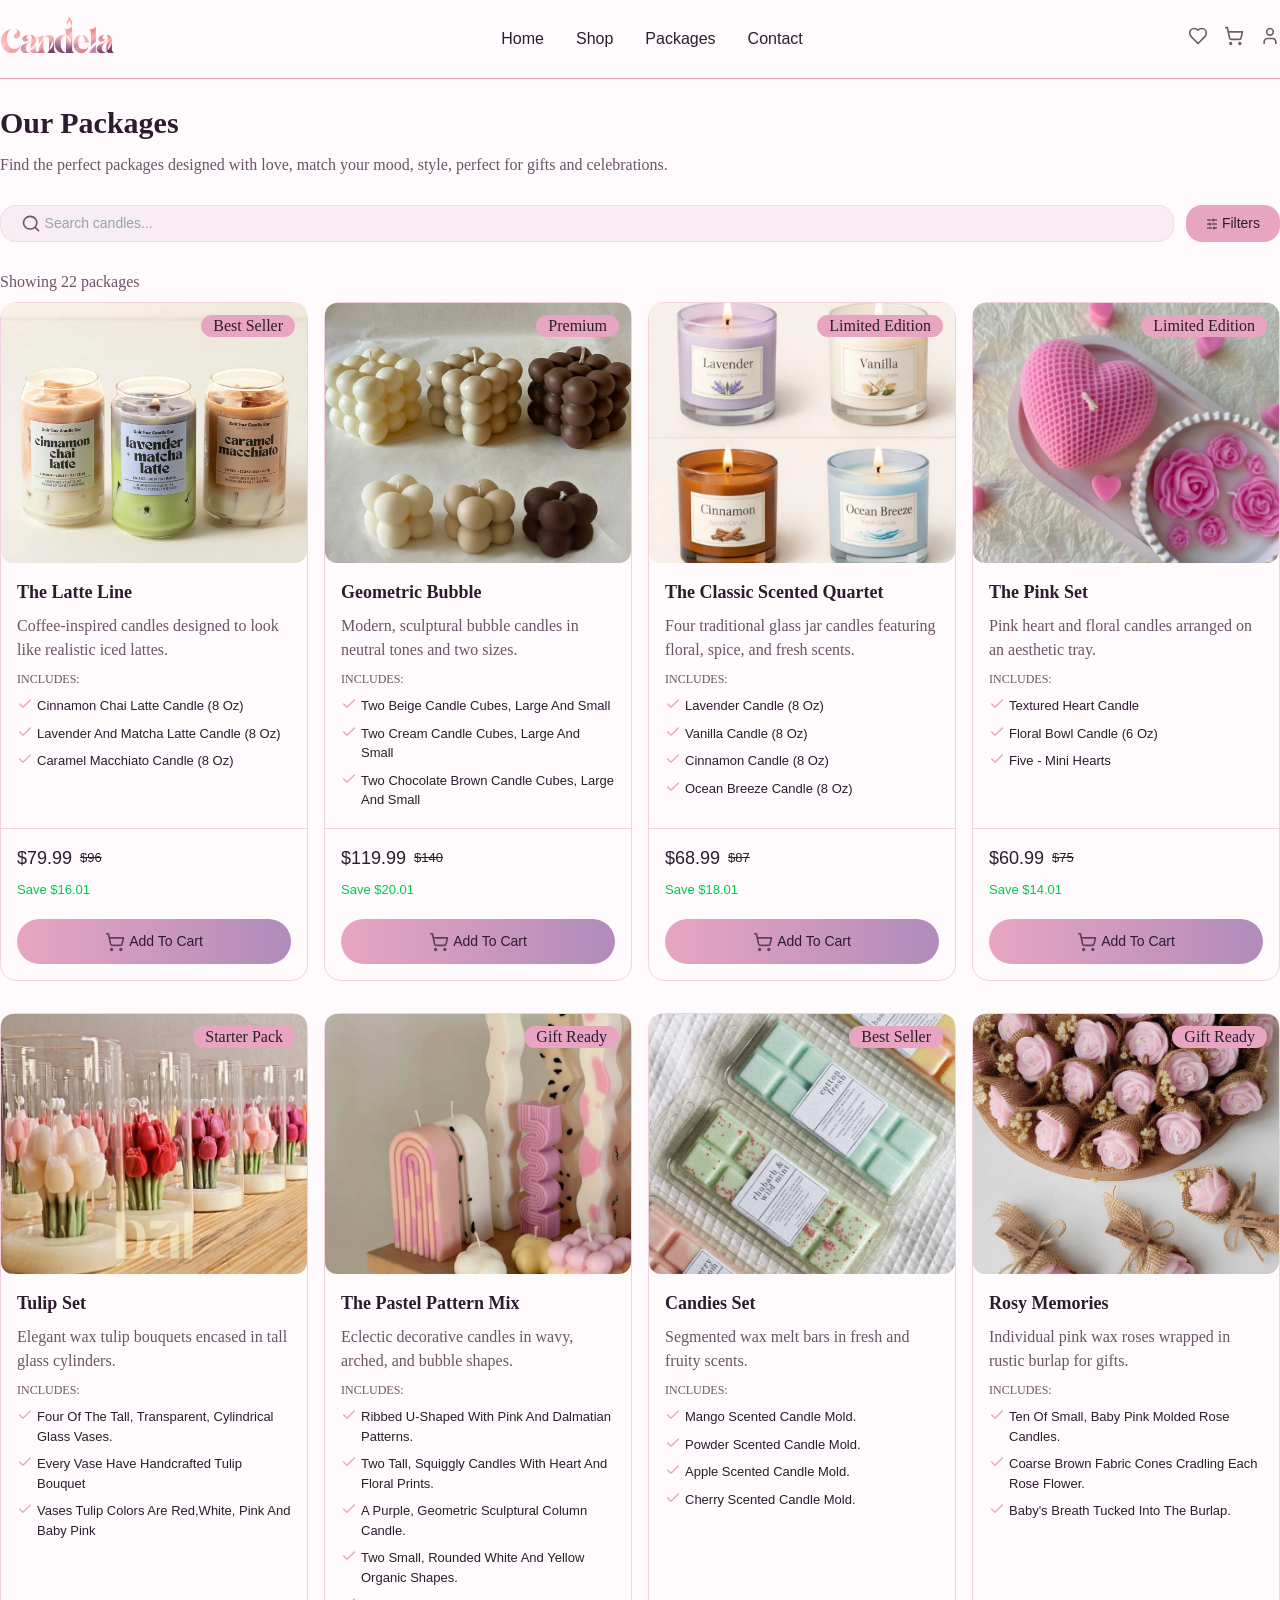
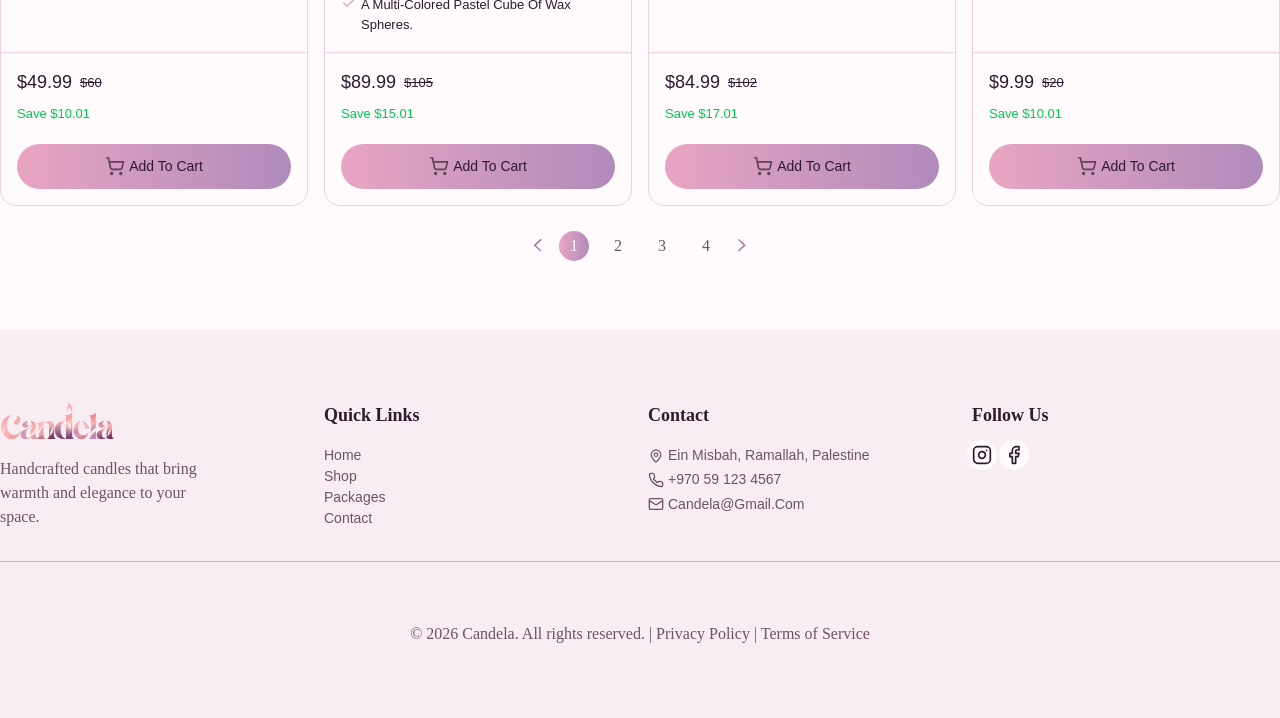
<file: packages.html>
<!doctype html>
<html lang="en">
  <head>
    <meta charset="UTF-8" />
    <meta name="viewport" content="width=device-width, initial-scale=1.0" />
    <meta
      name="description"
      content="Discover Candela's beautifully crafted candle packages, perfect for gifting. Elegant sets designed to add warmth and charm to every special moment."
    />
    <link rel="stylesheet" href="./assets/css/output.css" />
    <title>Candle Packages</title>
  </head>
  <body>
    <header class="py-4 position: fixed w-full z-2 bg-bg border-b border-fg">
      <div class="container row-between">
        <div class="logo max-md:w-20">
          <a href="./index.html"
            ><img src="./assets/img/icons/logo/logo.svg" alt="candela logo"
          /></a>
        </div>
        <nav class="links hidden md:block">
          <ul class="row-between gap-8">
            <li>
              <a class="max-lg:text-[14.5px] link-hover" href="./index.html"
                >home</a
              >
            </li>
            <li>
              <a class="max-lg:text-[14.5px] link-hover" href="./shop.html"
                >shop</a
              >
            </li>
            <li>
              <a class="max-lg:text-[14.5px] link-hover" href="./packages.html"
                >packages</a
              >
            </li>
            <li>
              <a class="max-lg:text-[14.5px] link-hover" href="./contact.html"
                >contact</a
              >
            </li>
          </ul>
        </nav>
        <nav class="icons hidden md:block">
          <ul class="row-between gap-4">
            <li class="icon-hover group w-5">
              <span class="icon-hover-bg-fg"></span>
              <a class="icon-hover-content" href="./wishlist.html">
                <img
                  src="./assets/img/icons/ui-icons/heart-black.svg"
                  alt="favarites icon"
                  class="group-hover:hidden"
                />
                <img
                  src="./assets/img/icons/ui-icons/heart-white.svg"
                  alt="favarites icon"
                  class="hidden group-hover:block"
                />
              </a>
            </li>
            <li class="icon-hover group w-5">
              <span class="icon-hover-bg-fg"></span>
              <a class="icon-hover-content" href="./cart.html">
                <img
                  src="./assets/img/icons/ui-icons/cart-black.svg"
                  alt="cart icon"
                  class="group-hover:hidden"
                />
                <img
                  src="./assets/img/icons/ui-icons/cart-white.svg"
                  alt="cart icon"
                  class="hidden group-hover:block"
                />
              </a>
            </li>
            <li class="icon-hover group w-5">
              <span class="icon-hover-bg-fg"></span>
              <a class="icon-hover-content" href="./account.html">
                <img
                  src="./assets/img/icons/ui-icons/user-black.svg"
                  alt="user icon"
                  class="group-hover:hidden"
                />
                <img
                  src="./assets/img/icons/ui-icons/user-white.svg"
                  alt="user icon"
                  class="hidden group-hover:block"
                />
              </a>
            </li>
          </ul>
        </nav>
        <button class="icon-hover group w-5 md:hidden">
          <span class="icon-hover-bg-fg"></span>
          <img
            class="icon-hover-content"
            src="./assets/img/icons/ui-icons/bars.svg"
            alt="bars icon"
          />
        </button>
      </div>
    </header>
    <main>
      <section class="packages pt-20 sm:pt-25">
          <div class="container column gap-7">
              <div class="heading column gap-2">
                <h2>our packages</h2>
                <p>Find the perfect packages designed with love, match your mood, style, perfect for gifts and celebrations.</p>
              </div>
              <div class="items column gap-7 w-full">
                  <div class="search-filter-bar grid grid-cols-11 gap-3 w-full">
                    <div class="panel-bg-secondary col-start-1 col-end-12 focus-within:border-fg w-full row-start gap-1 py-1">
                      <label class="w-4 sm:w-5 cursor-pointer" for="search">
                          <img
                            src="./assets/img/icons/ui-icons/magnifying-glass.svg"
                            alt="magnifyin glass icon"
                          />
                      </label>
                      <input
                          id="search"
                          type="text"
                          name="search"
                          placeholder="Search candles..."
                          class="placeholder-des"
                      />
                    </div>
                    <input id="filters-toggle" type="checkbox" class="peer hidden">
                    <label for="filters-toggle" class="button-secondary px-5 py-2 center gap-1 cursor-pointer col-end-13">
                      <img
                        src="./assets/img/icons/ui-icons/sliders.svg"
                        alt="sliders icon"
                        class="w-3"
                      >          
                      Filters
                    </label>
                    <div class="panel-bg-secondary hidden col-start-1 col-end-13 gap-y-5 peer-checked:grid">
                      <div class="category column gap-2">
                          <h3>category</h3>
                          <div class="filter-group">
                                <label class="cursor-pointer">
                                    <input type="radio" name="category" class="hidden peer" checked />
                                    <p class="panel-fg-bg peer-checked:text-accent peer-checked:bg-fg peer-checked:duration-300">All</p>
                                </label>
                                <label class="cursor-pointer">
                                    <input type="radio" name="category" class="hidden peer" />
                                    <p class="panel-fg-bg peer-checked:text-accent peer-checked:bg-fg peer-checked:duration-300">Best Seller</p>
                                </label>
                                <label class="cursor-pointer">
                                    <input type="radio" name="category" class="hidden peer" />
                                    <p class="panel-fg-bg peer-checked:text-accent peer-checked:bg-fg peer-checked:duration-300">Premium</p>
                                </label>
                                <label class="cursor-pointer">
                                    <input type="radio" name="category" class="hidden peer" />
                                    <p class="panel-fg-bg peer-checked:text-accent peer-checked:bg-fg peer-checked:duration-300">Limited Edition</p>  
                                </label>
                                <label class="cursor-pointer">
                                    <input type="radio" name="category" class="hidden peer" />
                                    <p class="panel-fg-bg peer-checked:text-accent peer-checked:bg-fg peer-checked:duration-300">Gift Ready</p>
                                </label>
                                <label class="cursor-pointer">
                                    <input type="radio" name="category" class="hidden peer" />
                                    <p class="panel-fg-bg peer-checked:text-accent peer-checked:bg-fg peer-checked:duration-300">Starter Pack</p>
                                </label>
                          </div>
                      </div>
                      <div class="price column gap-2">
                          <h3>price range</h3>
                          <div class="filter-group">
                              <label class="cursor-pointer">
                                <input type="radio" name="price" class="hidden peer" checked/>
                                <p class="panel-fg-bg peer-checked:text-accent peer-checked:bg-fg-secondary peer-checked:duration-300">All</p>
                              </label>
                              <label class="cursor-pointer">
                                <input type="radio" name="price" class="hidden peer" />
                                <p class="panel-fg-bg peer-checked:text-accent peer-checked:bg-fg-secondary peer-checked:duration-300">Under $25</p>
                              </label>
                              <label class="cursor-pointer">
                                <input type="radio" name="price" class="hidden peer" />
                                <p class="panel-fg-bg peer-checked:text-accent peer-checked:bg-fg-secondary peer-checked:duration-300">$25 - $30</p>
                              </label>
                              <label class="cursor-pointer">
                                <input type="radio" name="price" class="hidden peer" />
                                <p class="panel-fg-bg peer-checked:text-accent peer-checked:bg-fg-secondary peer-checked:duration-300">$30 - $35</p>
                              </label>
                              <label class="cursor-pointer">
                                <input type="radio" name="price" class="hidden peer" />
                                <p class="panel-fg-bg peer-checked:text-accent peer-checked:bg-fg-secondary peer-checked:duration-300">Over $35</p>
                              </label>
                          </div>
                      </div>
                    </div>
                  </div>
                  <div class="items-card column gap-2 w-full">
                      <p>Showing 22 packages</p>
                      <div class="hidden sm:grid grid-responsive-4 gap-y-8 w-full">
                          <div class="package-card group">
                              <div class="card-img">
                                <div
                                  class="bg-[url('./../img/products/packages/the-latte-line.webp')] bg-cover-center card-img-hover"
                                ></div>              
                              </div>
                              <div class="column gap-0.5 grow">
                                <div class="column gap-2 p-4 grow">
                                    <h3 class="group-hover:text-fg">the latte line</h3>
                                    <p>Coffee-inspired candles designed to look like realistic iced lattes.</p>
                                    <p class="item-p">includes:</p>
                                    <ul class="space-y-2">
                                        <li class="flex justify-start items-start gap-1"rt items-start gap-1">
                                            <img src="./assets/img/icons/ui-icons/check-pink.svg" alt="check icon" class="w-4" />
                                            <span>cinnamon chai latte candle (8 oz)</span>
                                        </li>
                                        <li class="flex justify-start items-start gap-1">
                                            <img src="./assets/img/icons/ui-icons/check-pink.svg" alt="check icon" class="w-4" />
                                            <span>lavender and matcha latte candle (8 oz)</span>
                                        </li>
                                        <li class="flex justify-start items-start gap-1">
                                            <img src="./assets/img/icons/ui-icons/check-pink.svg" alt="check icon" class="w-4" />
                                            <span>caramel macchiato candle (8 oz)</span>
                                        </li>
                                    </ul>
                                </div>
                                <div class="column gap-5 p-4 w-full border-t border-fg/50">
                                    <div class="column gap-2">
                                        <div class="row-start gap-2">
                                          <span class="text-[18px]">$79.99</span>
                                          <span class="line-through">$96</span>
                                        </div>
                                        <span class="text-success-bg">Save $16.01</span>
                                    </div>
                                    <button class="button-primary center gap-1 w-full">
                                        <img src="./assets/img/icons/ui-icons/cart-black.svg" class="w-5" />
                                        add to cart
                                    </button>
                                </div>
                              </div>
                              <div class="group-hover:hidden badge center">
                                <p class="text-primary">Best Seller</p>
                              </div>
                              <div class="hidden group-hover:block favarite-icon-absolute w-5">
                                <span class="icon-hover-bg-bg"></span>
                                <a class="icon-hover-content">
                                  <img
                                    src="./assets/img/icons/ui-icons/heart-black.svg"
                                    alt="favarites icon"
                                  />
                                </a>
                              </div>
                          </div>
                          <div class="package-card group">
                              <div class="card-img">
                                <div
                                  class="bg-[url('./../img/products/packages/geometric-bubble.webp')] bg-cover-center card-img-hover"
                                ></div>              
                              </div>
                              <div class="column gap-0.5 grow">
                                <div class="column gap-2 p-4 grow">
                                    <h3 class="group-hover:text-fg">geometric bubble</h3>
                                    <p>Modern, sculptural bubble candles in neutral tones and two sizes.</p>
                                    <p class="item-p">includes:</p>
                                    <ul class="space-y-2">
                                        <li class="flex justify-start items-start gap-1">
                                            <img src="./assets/img/icons/ui-icons/check-pink.svg" alt="check icon" class="w-4" />
                                            <span>two beige candle cubes, large and small</span>
                                        </li>
                                        <li class="flex justify-start items-start gap-1">
                                            <img src="./assets/img/icons/ui-icons/check-pink.svg" alt="check icon" class="w-4" />
                                            <span>two cream candle cubes, large and small</span>
                                        </li>
                                        <li class="flex justify-start items-start gap-1">
                                            <img src="./assets/img/icons/ui-icons/check-pink.svg" alt="check icon" class="w-4" />
                                            <span>two chocolate brown candle cubes, large and small</span>
                                        </li>
                                    </ul>
                                </div>
                                <div class="column gap-5 p-4 w-full border-t border-fg/50">
                                    <div class="column gap-2">
                                        <div class="row-start gap-2">
                                          <span class="text-[18px]">$119.99</span>
                                          <span class="line-through">$140</span>
                                        </div>
                                        <span class="text-success-bg">Save $20.01</span>
                                    </div>
                                    <button class="button-primary center gap-1 w-full">
                                        <img src="./assets/img/icons/ui-icons/cart-black.svg" class="w-5" />
                                        add to cart
                                    </button>
                                </div>
                              </div>
                              <div class="group-hover:hidden badge center">
                                <p class="text-primary">Premium</p>
                              </div>
                              <div class="hidden group-hover:block favarite-icon-absolute w-5">
                                <span class="icon-hover-bg-bg"></span>
                                <a class="icon-hover-content">
                                  <img
                                    src="./assets/img/icons/ui-icons/heart-black.svg"
                                    alt="favarites icon"
                                  />
                                </a>
                              </div>
                          </div>
                          <div class="package-card group">
                              <div class="card-img">
                                <div
                                  class="bg-[url('./../img/products/packages/the-classic-scented-quartet.webp')] bg-cover-center card-img-hover"
                                ></div>              
                              </div>
                              <div class="column gap-0.5 grow">
                                <div class="column gap-2 p-4 grow">
                                    <h3 class="group-hover:text-fg">the classic scented quartet</h3>
                                    <p>Four traditional glass jar candles featuring floral, spice, and fresh scents.</p>
                                    <p class="item-p">includes:</p>
                                    <ul class="space-y-2">
                                        <li class="flex justify-start items-start gap-1">
                                            <img src="./assets/img/icons/ui-icons/check-pink.svg" alt="check icon" class="w-4" />
                                            <span>lavender candle (8 oz)</span>
                                        </li>
                                        <li class="flex justify-start items-start gap-1">
                                            <img src="./assets/img/icons/ui-icons/check-pink.svg" alt="check icon" class="w-4" />
                                            <span>vanilla candle (8 oz)</span>
                                        </li>
                                        <li class="flex justify-start items-start gap-1">
                                            <img src="./assets/img/icons/ui-icons/check-pink.svg" alt="check icon" class="w-4" />
                                            <span>cinnamon candle (8 oz)</span>
                                        </li>
                                        <li class="flex justify-start items-start gap-1">
                                            <img src="./assets/img/icons/ui-icons/check-pink.svg" alt="check icon" class="w-4" />
                                            <span>ocean breeze candle (8 oz)</span>
                                        </li>
                                    </ul>
                                </div>
                                <div class="column gap-5 p-4 w-full border-t border-fg/50">
                                    <div class="column gap-2">
                                      <div class="row-start gap-2">
                                        <span class="text-[18px]">$68.99</span>
                                        <span class="line-through">$87</span>
                                      </div>
                                      <span class="text-success-bg">Save $18.01</span>
                                    </div>
                                    <button class="button-primary center gap-1 w-full">
                                        <img src="./assets/img/icons/ui-icons/cart-black.svg" class="w-5" />
                                        add to cart
                                    </button>
                                </div>
                              </div>
                              <div class="group-hover:hidden badge center">
                                <p class="text-primary">Limited Edition</p>
                              </div>
                              <div class="hidden group-hover:block favarite-icon-absolute w-5">
                                <span class="icon-hover-bg-bg"></span>
                                <a class="icon-hover-content">
                                  <img
                                    src="./assets/img/icons/ui-icons/heart-black.svg"
                                    alt="favarites icon"
                                  />
                                </a>
                              </div>
                          </div>
                          <div class="package-card group">
                              <div class="card-img">
                                <div
                                  class="bg-[url('./../img/products/packages/the-pink-set.webp')] bg-cover-center card-img-hover"
                                ></div>              
                              </div>
                              <div class="column gap-0.5 grow">
                                <div class="column gap-2 p-4 grow">
                                    <h3 class="group-hover:text-fg">the pink set</h3>
                                    <p>Pink heart and floral candles arranged on an aesthetic tray.</p>
                                    <p class="item-p">includes:</p>
                                    <ul class="space-y-2">
                                        <li class="flex justify-start items-start gap-1">
                                            <img src="./assets/img/icons/ui-icons/check-pink.svg" alt="check icon" class="w-4" />
                                            <span>textured heart candle</span>
                                        </li>
                                        <li class="flex justify-start items-start gap-1">
                                            <img src="./assets/img/icons/ui-icons/check-pink.svg" alt="check icon" class="w-4" />
                                            <span>floral bowl candle (6 oz)</span>
                                        </li>
                                        <li class="flex justify-start items-start gap-1">
                                            <img src="./assets/img/icons/ui-icons/check-pink.svg" alt="check icon" class="w-4" />
                                            <span>five - mini hearts</span>
                                        </li>
                                    </ul>
                                </div>
                                <div class="column gap-5 p-4 w-full border-t border-fg/50">
                                    <div class="column gap-2">
                                      <div class="row-start gap-2">
                                        <span class="text-[18px]">$60.99</span>
                                        <span class="line-through">$75</span>
                                      </div>
                                      <span class="text-success-bg">Save $14.01</span>
                                    </div>
                                    <button class="button-primary center gap-1 w-full">
                                        <img src="./assets/img/icons/ui-icons/cart-black.svg" class="w-5" />
                                        add to cart
                                    </button>
                                </div>
                              </div>
                              <div class="group-hover:hidden badge center">
                                <p class="text-primary">Limited Edition</p>
                              </div>
                              <div class="hidden group-hover:block favarite-icon-absolute w-5">
                                <span class="icon-hover-bg-bg"></span>
                                <a class="icon-hover-content">
                                  <img
                                    src="./assets/img/icons/ui-icons/heart-black.svg"
                                    alt="favarites icon"
                                  />
                                </a>
                              </div>
                          </div>
                          <div class="package-card group">
                              <div class="card-img">
                                <div
                                  class="bg-[url('./../img/products/packages/tulip-set.webp')] bg-cover-center card-img-hover"
                                ></div>              
                              </div>
                              <div class="column gap-0.5 grow">
                                <div class="column gap-2 p-4 grow">
                                    <h3 class="group-hover:text-fg">tulip set</h3>
                                    <p>Elegant wax tulip bouquets encased in tall glass cylinders.</p>
                                    <p class="item-p">includes:</p>
                                    <ul class="space-y-2">
                                        <li class="flex justify-start items-start gap-1"rt items-start gap-1">
                                            <img src="./assets/img/icons/ui-icons/check-pink.svg" alt="check icon" class="w-4" />
                                            <span>four of the tall, transparent, cylindrical glass vases.</span>
                                        </li>
                                        <li class="flex justify-start items-start gap-1">
                                            <img src="./assets/img/icons/ui-icons/check-pink.svg" alt="check icon" class="w-4" />
                                            <span>every vase have handcrafted tulip bouquet</span>
                                        </li>
                                        <li class="flex justify-start items-start gap-1">
                                            <img src="./assets/img/icons/ui-icons/check-pink.svg" alt="check icon" class="w-4" />
                                            <span>vases tulip colors are red,white, pink and baby pink </span>
                                        </li>
                                    </ul>
                                </div>
                                <div class="column gap-5 p-4 w-full border-t border-fg/50">
                                    <div class="column gap-2">
                                      <div class="row-start gap-2">
                                        <span class="text-[18px]">$49.99</span>
                                        <span class="line-through">$60</span>
                                      </div>
                                      <span class="text-success-bg">Save $10.01</span>
                                    </div>
                                    <button class="button-primary center gap-1 w-full">
                                        <img src="./assets/img/icons/ui-icons/cart-black.svg" class="w-5" />
                                        add to cart
                                    </button>
                                </div>
                              </div>
                              <div class="group-hover:hidden badge center">
                                <p class="text-primary">Starter Pack</p>
                              </div>
                              <div class="hidden group-hover:block favarite-icon-absolute w-5">
                                <span class="icon-hover-bg-bg"></span>
                                <a class="icon-hover-content">
                                  <img
                                    src="./assets/img/icons/ui-icons/heart-black.svg"
                                    alt="favarites icon"
                                  />
                                </a>
                              </div>
                          </div>
                          <div class="package-card group">
                              <div class="card-img">
                                <div
                                  class="bg-[url('./../img/products/packages/the-pastel-pattern-mix.webp')] bg-cover-center card-img-hover"
                                ></div>              
                              </div>
                              <div class="column gap-0.5 grow">
                                <div class="column gap-2 p-4 grow">
                                    <h3 class="group-hover:text-fg">the pastel pattern mix</h3>
                                    <p>Eclectic decorative candles in wavy, arched, and bubble shapes.</p>
                                    <p class="item-p">includes:</p>
                                    <ul class="space-y-2">
                                        <li class="flex justify-start items-start gap-1">
                                            <img src="./assets/img/icons/ui-icons/check-pink.svg" alt="check icon" class="w-4" />
                                            <span>ribbed u-shaped with pink and dalmatian patterns.</span>
                                        </li>
                                        <li class="flex justify-start items-start gap-1">
                                            <img src="./assets/img/icons/ui-icons/check-pink.svg" alt="check icon" class="w-4" />
                                            <span>two tall, squiggly candles with heart and floral prints.</span>
                                        </li>
                                        <li class="flex justify-start items-start gap-1">
                                            <img src="./assets/img/icons/ui-icons/check-pink.svg" alt="check icon" class="w-4" />
                                            <span>A purple, geometric sculptural column candle.</span>
                                        </li>
                                        <li class="flex justify-start items-start gap-1">
                                            <img src="./assets/img/icons/ui-icons/check-pink.svg" alt="check icon" class="w-4" />
                                            <span>Two small, rounded white and yellow organic shapes.</span>
                                        </li>
                                        <li class="flex justify-start items-start gap-1">
                                            <img src="./assets/img/icons/ui-icons/check-pink.svg" alt="check icon" class="w-4" />
                                            <span>A multi-colored pastel cube of wax spheres.</span>
                                        </li>
                                    </ul>
                                </div>
                                <div class="column gap-5 p-4 w-full border-t border-fg/50">
                                    <div class="column gap-2">
                                      <div class="row-start gap-2">
                                        <span class="text-[18px]">$89.99</span>
                                        <span class="line-through">$105</span>
                                      </div>
                                      <span class="text-success-bg">Save $15.01</span>
                                    </div>
                                    <button class="button-primary center gap-1 w-full">
                                        <img src="./assets/img/icons/ui-icons/cart-black.svg" class="w-5" />
                                        add to cart
                                    </button>
                                </div>
                              </div>
                              <div class="group-hover:hidden badge center">
                                <p class="text-primary">Gift Ready</p>
                              </div>
                              <div class="hidden group-hover:block favarite-icon-absolute w-5">
                                <span class="icon-hover-bg-bg"></span>
                                <a class="icon-hover-content">
                                  <img
                                    src="./assets/img/icons/ui-icons/heart-black.svg"
                                    alt="favarites icon"
                                  />
                                </a>
                              </div>
                          </div>
                          <div class="package-card group">
                              <div class="card-img">
                                <div
                                  class="bg-[url('./../img/products/packages/candies-set.webp')] bg-cover-center card-img-hover"
                                ></div>              
                              </div>
                              <div class="column gap-0.5 grow">
                                <div class="column gap-2 p-4 grow">
                                    <h3 class="group-hover:text-fg">candies set</h3>
                                    <p>Segmented wax melt bars in fresh and fruity scents.</p>
                                    <p class="item-p">includes:</p>
                                    <ul class="space-y-2">
                                        <li class="flex justify-start items-start gap-1">
                                            <img src="./assets/img/icons/ui-icons/check-pink.svg" alt="check icon" class="w-4" />
                                            <span>Mango scented candle mold.</span>
                                        </li>
                                        <li class="flex justify-start items-start gap-1">
                                            <img src="./assets/img/icons/ui-icons/check-pink.svg" alt="check icon" class="w-4" />
                                            <span>Powder scented candle mold.</span>
                                        </li>
                                        <li class="flex justify-start items-start gap-1">
                                            <img src="./assets/img/icons/ui-icons/check-pink.svg" alt="check icon" class="w-4" />
                                            <span>Apple scented candle mold.</span>
                                        </li>
                                        <li class="flex justify-start items-start gap-1">
                                            <img src="./assets/img/icons/ui-icons/check-pink.svg" alt="check icon" class="w-4" />
                                            <span>Cherry scented candle mold.</span>
                                        </li>
                                    </ul>
                                </div>
                                <div class="column gap-5 p-4 w-full border-t border-fg/50">
                                    <div class="column gap-2">
                                      <div class="row-start gap-2">
                                        <span class="text-[18px]">$84.99</span>
                                        <span class="line-through">$102</span>
                                      </div>
                                      <span class="text-success-bg">Save $17.01</span>
                                    </div>
                                    <button class="button-primary center gap-1 w-full">
                                        <img src="./assets/img/icons/ui-icons/cart-black.svg" class="w-5" />
                                        add to cart
                                    </button>
                                </div>
                              </div>
                              <div class="group-hover:hidden badge center">
                                <p class="text-primary">Best Seller</p>
                              </div>
                              <div class="hidden group-hover:block favarite-icon-absolute w-5">
                                <span class="icon-hover-bg-bg"></span>
                                <a class="icon-hover-content">
                                  <img
                                    src="./assets/img/icons/ui-icons/heart-black.svg"
                                    alt="favarites icon"
                                  />
                                </a>
                              </div>
                          </div>
                          <div class="package-card group">
                              <div class="card-img">
                                <div
                                  class="bg-[url('./../img/products/packages/rosy-memories.webp')] bg-cover-center card-img-hover"
                                ></div>              
                              </div>
                              <div class="column gap-0.5 grow">
                                <div class="column gap-2 p-4 grow">
                                    <h3 class="group-hover:text-fg">rosy memories</h3>
                                    <p>Individual pink wax roses wrapped in rustic burlap for gifts.</p>
                                    <p class="item-p">includes:</p>
                                    <ul class="space-y-2">
                                        <li class="flex justify-start items-start gap-1">
                                            <img src="./assets/img/icons/ui-icons/check-pink.svg" alt="check icon" class="w-4" />
                                            <span>Ten of small, baby pink molded rose candles.</span>
                                        </li>
                                        <li class="flex justify-start items-start gap-1">
                                            <img src="./assets/img/icons/ui-icons/check-pink.svg" alt="check icon" class="w-4" />
                                            <span>Coarse brown fabric cones cradling each rose flower.</span>
                                        </li>
                                        <li class="flex justify-start items-start gap-1">
                                            <img src="./assets/img/icons/ui-icons/check-pink.svg" alt="check icon" class="w-4" />
                                            <span>Baby's breath tucked into the burlap.</span>
                                        </li>
                                    </ul>
                                </div>
                                <div class="column gap-5 p-4 w-full border-t border-fg/50">
                                    <div class="column gap-2">
                                      <div class="row-start gap-2">
                                        <span class="text-[18px]">$9.99</span>
                                        <span class="line-through">$20</span>
                                      </div>
                                      <span class="text-success-bg">Save $10.01</span>
                                    </div>
                                    <button class="button-primary center gap-1 w-full">
                                        <img src="./assets/img/icons/ui-icons/cart-black.svg" class="w-5" />
                                        add to cart
                                    </button>
                                </div>
                              </div>
                              <div class="group-hover:hidden badge center">
                                <p class="text-primary">Gift Ready</p>
                              </div>
                              <div class="hidden group-hover:block favarite-icon-absolute w-5">
                                <span class="icon-hover-bg-bg"></span>
                                <a class="icon-hover-content">
                                  <img
                                    src="./assets/img/icons/ui-icons/heart-black.svg"
                                    alt="favarites icon"
                                  />
                                </a>
                              </div>
                          </div>                    
                      </div>
                  </div>
                  <div class="pagenation row-start gap-7 center w-full">
                      <div class="cursor-pointer">
                        <img src="./assets/img/icons/ui-icons/angle-left.svg" alt="pagination left angle"/>
                      </div>
                      <div class="row-between gap-9">
                        <label class="relative cursor-pointer">
                          <input type="radio" name="items" class="hidden peer" checked />
                          <span class="pagination-bg peer-checked:scale-100"></span>
                          <p class="icon-hover-content peer-checked:text-accent">1</p>
                        </label>
                        <label class="relative cursor-pointer">
                          <input type="radio" name="items" class="hidden peer" />
                          <span class="pagination-bg peer-checked:scale-100"></span>
                          <p class="icon-hover-content peer-checked:text-accent">2</p>
                        </label>
                        <label class="relative cursor-pointer">
                          <input type="radio" name="items" class="hidden peer" />
                          <span class="pagination-bg peer-checked:scale-100"></span>
                          <p class="icon-hover-content peer-checked:text-accent">3</p>
                        </label>
                        <label class="relative cursor-pointer">
                          <input type="radio" name="items" class="hidden peer" />
                          <span class="pagination-bg peer-checked:scale-100"></span>
                          <p class="icon-hover-content peer-checked:text-accent">4</p>
                        </label>
                      </div>
                      <div class="cursor-pointer">
                        <img src="./assets/img/icons/ui-icons/angle-right.svg" alt="pagination right angle"/>
                      </div>
                  </div>
              </div>
          </div>
      </section>
    </main>
    <footer class="bg-bg-secondary py-10 md:py-18">
      <div class="container column-center gap-15">
        <div class="grid-responsive-4 gap-y-8 border-b border-fg pb-8">
          <div class="column gap-4 w-[70%]">
            <a href="#"
              ><img src="./assets/img/icons/logo/logo.svg" alt="candela logo"
            /></a>
            <p class="text-start">
              Handcrafted candles that bring warmth and elegance to your space.
            </p>
          </div>
          <div class="column gap-4 ">
            <h3>quick links</h3>
            <ul class="column footer-link">
              <li><a class="link-hover" href="./index.html">home</a></li>
              <li><a class="link-hover" href="./shop.html">shop</a></li>
              <li><a class="link-hover" href="./packages.html">packages</a></li>
              <li><a class="link-hover" href="./contact.html">contact</a></li>
            </ul>
          </div>
          <div class="column gap-4">
            <h3>contact</h3>
            <ul class="column footer-link">
              <li>
                <a class="link-hover group/address" href="">
                  <div class="row-between gap-1">
                    <img
                      src="./assets/img/icons/ui-icons/location-dot.svg"
                      alt="loction icon"
                      class="size-4 group-hover/address:hidden"
                    />
                    <img
                      src="./assets/img/icons/ui-icons/location-dot-hover.svg"
                      alt="loction icon"
                      class="size-4 hidden group-hover/address:block"
                    />
                    Ein Misbah, Ramallah, Palestine
                  </div>
                </a>
              </li>
              <li>
                <a class="link-hover group/phone" href="">
                  <div class="row-between gap-1">
                    <img
                      src="./assets/img/icons/ui-icons/phone.svg"
                      alt="phone icon"
                      class="size-4 group-hover/phone:hidden"
                    />
                    <img
                      src="./assets/img/icons/ui-icons/phone-hover.svg"
                      alt="phone icon"
                      class="size-4 hidden group-hover/phone:block"
                    />
                    +970 59 123 4567
                  </div>
                </a>
              </li>
              <li>
                <a class="link-hover group/email" href="">
                  <div class="row-between gap-1">
                    <img
                      src="./assets/img/icons/ui-icons/email.svg"
                      alt="email icon"
                      class="size-4 group-hover/email:hidden"
                    />
                    <img
                      src="./assets/img/icons/ui-icons/email-hover.svg"
                      alt="email icon"
                      class="size-4 hidden group-hover/email:block"
                    />
                    candela@gmail.com
                  </div>
                </a>
              </li>
            </ul>
          </div>
          <div class="column gap-4">
            <h3>follow us</h3>
            <ul class="row-between gap-3">
              <li>
                <a class="icon-hover group inline-block w-5" href="">
                  <span class="icon-bg-bg"></span>
                  <span class="icon-hover-bg-fg"></span>
                  <img
                    src="./assets/img/icons/ui-icons/instagram-black.svg"
                    alt="instagram app icon"
                    class="icon-hover-content group-hover:hidden"
                  />
                  <img
                    src="./assets/img/icons/ui-icons/instagram-white.svg"
                    alt="instagram app icon"
                    class="icon-hover-content hidden group-hover:block"
                  />
                </a>
              </li>
              <li>
                <a class="icon-hover group inline-block w-5" href="">
                  <span class="icon-bg-bg"></span>
                  <span class="icon-hover-bg-fg"></span>
                  <img
                    src="./assets/img/icons/ui-icons/facebook-black.svg"
                    alt="facebook app icon"
                    class="icon-hover-content group-hover:hidden"
                  />
                  <img
                    src="./assets/img/icons/ui-icons/facebook-white.svg"
                    alt="facebook app icon"
                    class="icon-hover-content hidden group-hover:block"
                  />
                </a>
              </li>
            </ul>
          </div>
        </div>
        <div>
          <p>
            © 2026 Candela. All rights reserved. | Privacy Policy | Terms of
            Service
          </p>
        </div>
      </div>
    </footer>
  </body>
</html>
</file>
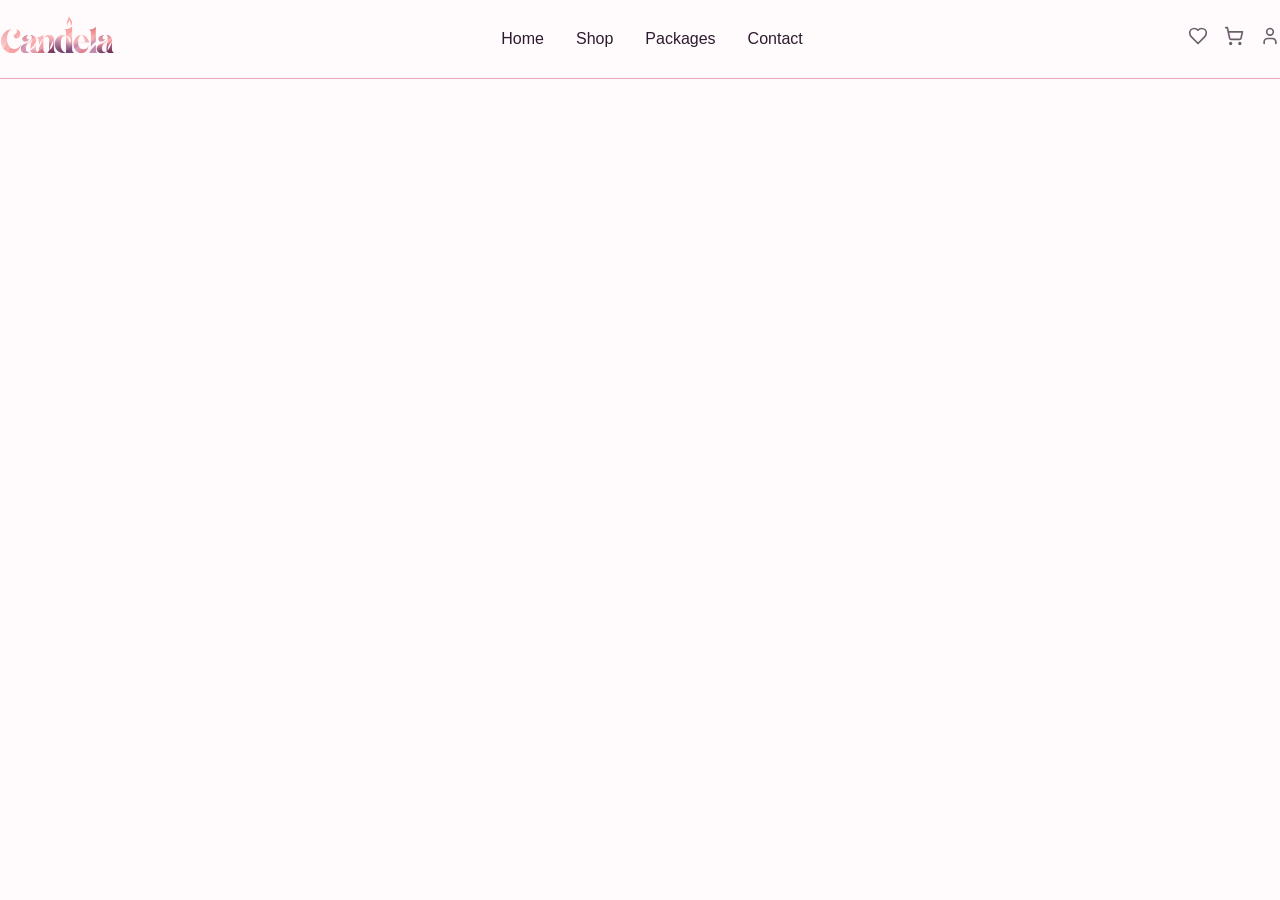
<file: product.html>
<!DOCTYPE html>
<html lang="en">
<head>
    <meta charset="UTF-8">
    <meta name="viewport" content="width=device-width, initial-scale=1.0">
    <meta name="description" content="Discover premium handcrafted candles made with elegant scents and long-lasting fragrances. Explore detailed product information, pricing, reviews, and unique designs perfect for home décor or gifting."
>    <link rel="stylesheet" href="./assets/css/output.css"/>
    <title>Product</title>
</head>
<body>
    <header class="py-4 position: fixed w-full z-2 bg-bg border-b border-fg">
        <div class="container row-between">
            <div class="logo max-md:w-20">
                <a href="./index.html"><img src="./assets/img/icons/logo/logo.svg" alt="candela logo"/></a>
            </div>
            <nav class="links hidden md:block">
                <ul class="row-between gap-8">
                    <li><a class="max-lg:text-[14.5px] link-hover" href="./index.html">home</a></li>
                    <li><a class="max-lg:text-[14.5px] link-hover" href="./shop.html">shop</a></li>
                    <li><a class="max-lg:text-[14.5px] link-hover" href="./packages.html">packages</a></li>
                    <li><a class="max-lg:text-[14.5px] link-hover" href="./contact.html">contact</a></li>
                </ul>
            </nav>
            <nav class="icons hidden md:block">
                <ul class="row-between gap-4">
                    <li class="icon-hover group w-5">
                        <span class="icon-hover-bg-fg"></span>
                        <a class="icon-hover-content" href="./wishlist.html">
                            <img src="./assets/img/icons/ui-icons/heart-black.svg" alt="favarites icon" class="group-hover:hidden"/>
                            <img src="./assets/img/icons/ui-icons/heart-white.svg" alt="favarites icon" class="hidden group-hover:block"/>
                        </a>
                    </li>
                    <li class="icon-hover group w-5">
                        <span class="icon-hover-bg-fg"></span>
                        <a class="icon-hover-content" href="./cart.html">
                            <img src="./assets/img/icons/ui-icons/cart-black.svg" alt="cart icon" class="group-hover:hidden"/>
                            <img src="./assets/img/icons/ui-icons/cart-white.svg" alt="cart icon" class="hidden group-hover:block"/>
                        </a>
                    </li>
                    <li class="icon-hover group w-5">
                        <span class="icon-hover-bg-fg"></span>
                        <a class="icon-hover-content" href="./account.html">
                            <img src="./assets/img/icons/ui-icons/user-black.svg" alt="user icon" class="group-hover:hidden"/>
                            <img src="./assets/img/icons/ui-icons/user-white.svg" alt="user icon" class="hidden group-hover:block"/>
                        </a>
                    </li>
                </ul>
            </nav>
            <button class="icon-hover group w-5 md:hidden">
                <span class="icon-hover-bg-fg"></span>
                <img class="icon-hover-content" src="./assets/img/icons/ui-icons/bars.svg" alt="bars icon" />
            </button>
        </div>
    </header>
</body>
</html>
</file>
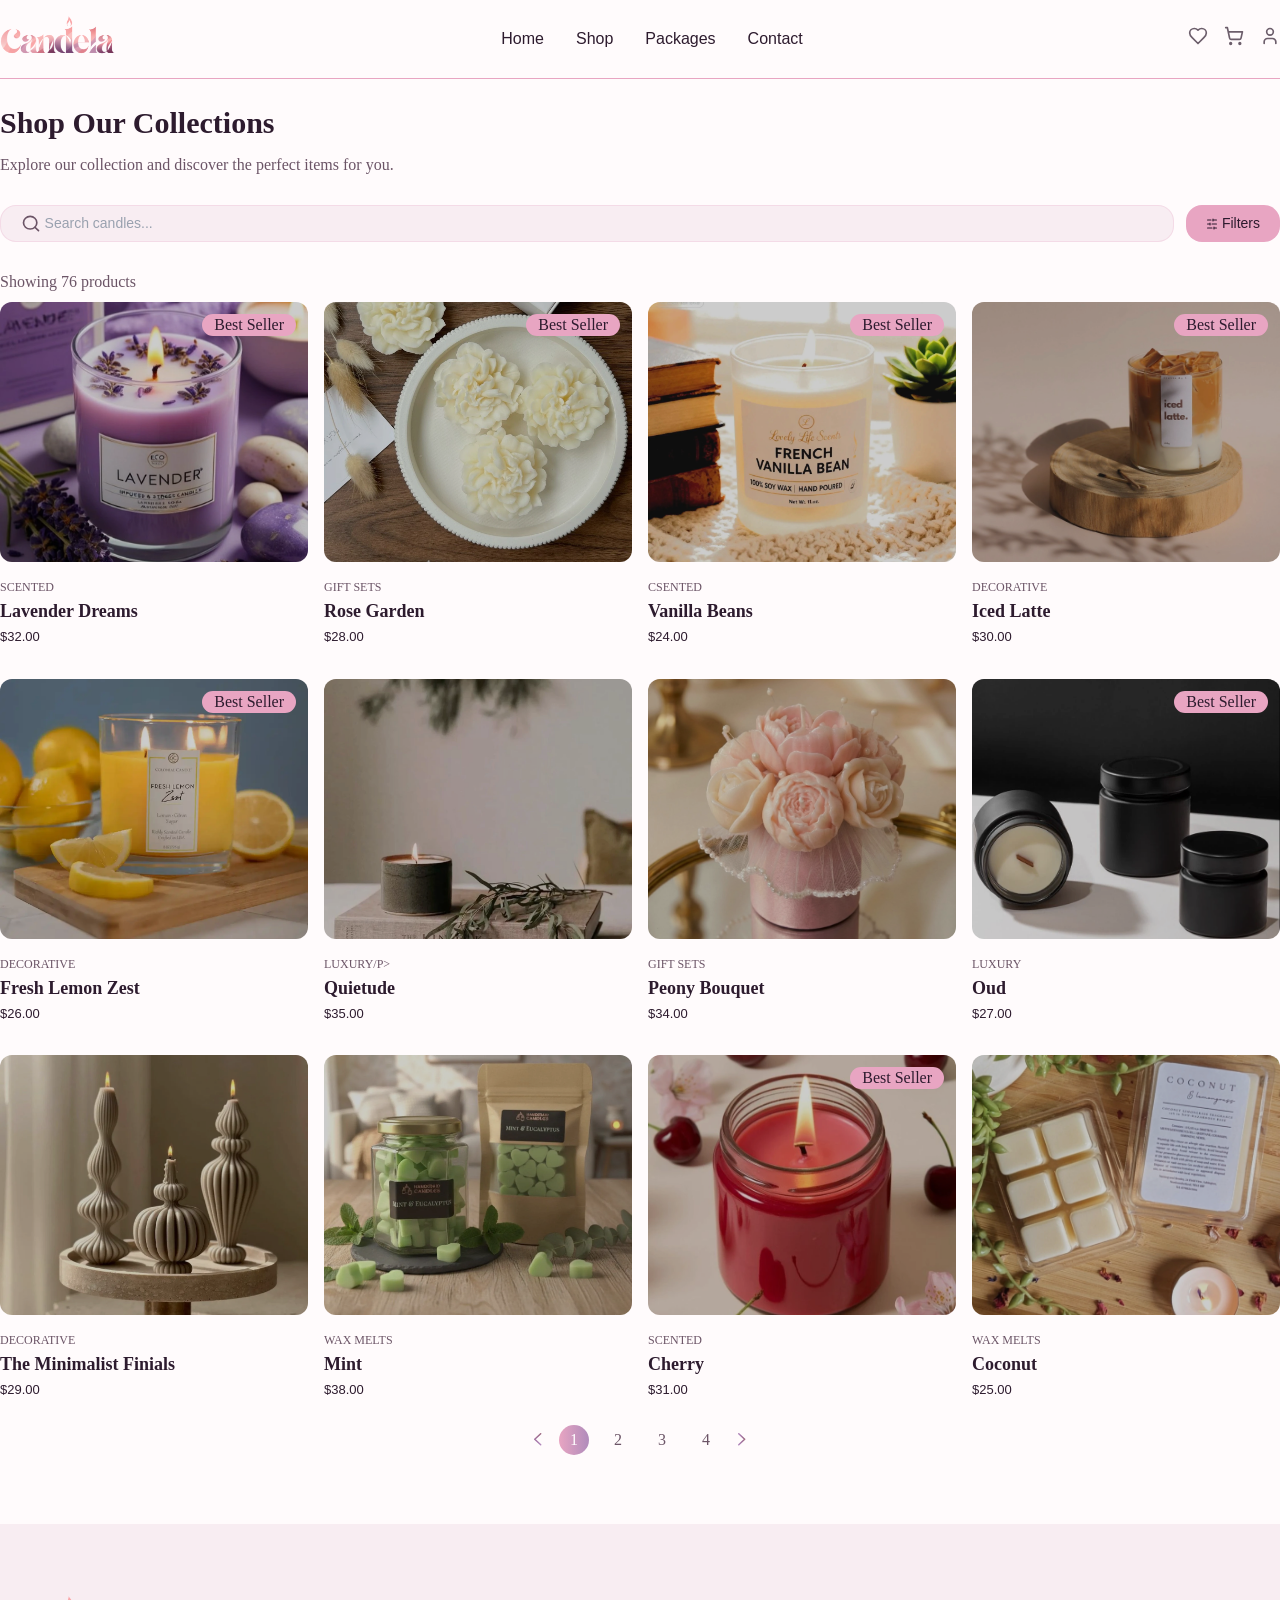
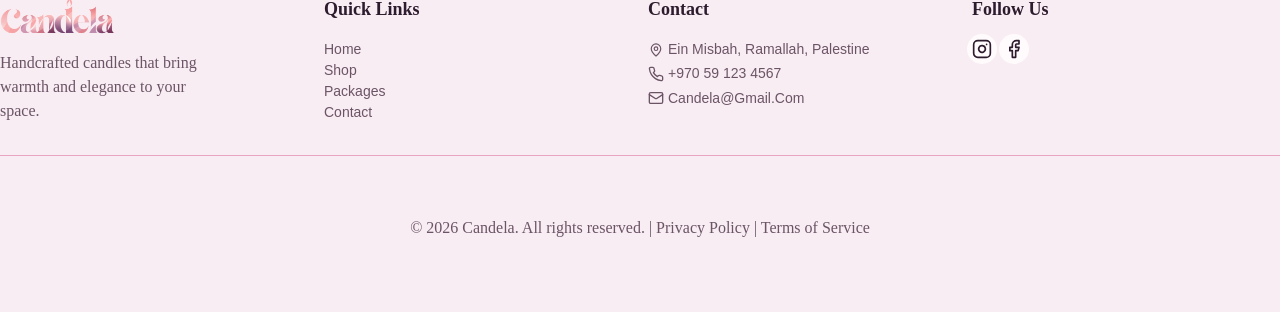
<file: shop.html>
<!doctype html>
<html lang="en">
  <head>
    <meta charset="UTF-8" />
    <meta name="viewport" content="width=device-width, initial-scale=1.0" />
    <meta
      name="description"
      content="Explore all Candela candle collections. Browse by scent, style, and mood to find the perfect candle for every space and occasion."/>
    <link rel="stylesheet" href="./assets/css/output.css" />
    <title>All Categories</title>
  </head>
  <body>
    <header class="py-4 position: fixed w-full z-2 bg-bg border-b border-fg">
      <div class="container row-between">
        <div class="logo max-md:w-20">
          <a href="./index.html"
            ><img src="./assets/img/icons/logo/logo.svg" alt="candela logo"
          /></a>
        </div>
        <nav class="links hidden md:block">
          <ul class="row-between gap-8">
            <li>
              <a class="max-lg:text-[14.5px] link-hover" href="./index.html"
                >home</a
              >
            </li>
            <li>
              <a class="max-lg:text-[14.5px] link-hover" href="./shop.html"
                >shop</a
              >
            </li>
            <li>
              <a class="max-lg:text-[14.5px] link-hover" href="./packages.html"
                >packages</a
              >
            </li>
            <li>
              <a class="max-lg:text-[14.5px] link-hover" href="./contact.html"
                >contact</a
              >
            </li>
          </ul>
        </nav>
        <nav class="icons hidden md:block">
          <ul class="row-between gap-4">
            <li class="icon-hover group w-5">
              <span class="icon-hover-bg-fg"></span>
              <a class="icon-hover-content" href="./wishlist.html">
                <img
                  src="./assets/img/icons/ui-icons/heart-black.svg"
                  alt="favarites icon"
                  class="group-hover:hidden"
                />
                <img
                  src="./assets/img/icons/ui-icons/heart-white.svg"
                  alt="favarites icon"
                  class="hidden group-hover:block"
                />
              </a>
            </li>
            <li class="icon-hover group w-5">
              <span class="icon-hover-bg-fg"></span>
              <a class="icon-hover-content" href="./cart.html">
                <img
                  src="./assets/img/icons/ui-icons/cart-black.svg"
                  alt="cart icon"
                  class="group-hover:hidden"
                />
                <img
                  src="./assets/img/icons/ui-icons/cart-white.svg"
                  alt="cart icon"
                  class="hidden group-hover:block"
                />
              </a>
            </li>
            <li class="icon-hover group w-5">
              <span class="icon-hover-bg-fg"></span>
              <a class="icon-hover-content" href="./account.html">
                <img
                  src="./assets/img/icons/ui-icons/user-black.svg"
                  alt="user icon"
                  class="group-hover:hidden"
                />
                <img
                  src="./assets/img/icons/ui-icons/user-white.svg"
                  alt="user icon"
                  class="hidden group-hover:block"
                />
              </a>
            </li>
          </ul>
        </nav>
        <button class="icon-hover group w-5 md:hidden">
          <span class="icon-hover-bg-fg"></span>
          <img
            class="icon-hover-content"
            src="./assets/img/icons/ui-icons/bars.svg"
            alt="bars icon"
          />
        </button>
      </div>
    </header>
    <main>
      <section class="collections pt-20 sm:pt-25">
        <div class="container column gap-7">
          <div class="heading column gap-2">
            <h2>shop our collections</h2>
            <p>Explore our collection and discover the perfect items for you.</p>
          </div>
          <div class="items column gap-7 w-full">
            <div class="search-filter-bar grid grid-cols-11 gap-3 w-full">
              <div class="panel-bg-secondary col-start-1 col-end-12 focus-within:border-fg w-full row-start gap-1 py-1">
                  <label class="w-4 sm:w-5 cursor-pointer" for="search">
                    <img
                      src="./assets/img/icons/ui-icons/magnifying-glass.svg"
                      alt="magnifyin glass icon"
                    />
                  </label>
                  <input
                    id="search"
                    type="text"
                    name="search"
                    placeholder="Search candles..."
                    class="placeholder-des"
                  />
              </div>
              <input id="filters-toggle" type="checkbox" class="peer hidden">
              <label for="filters-toggle" class="button-secondary px-5 py-2 center gap-1 text-[12px] md:text-[14px] cursor-pointer col-end-13">
                <img
                    src="./assets/img/icons/ui-icons/sliders.svg"
                    alt="sliders icon"
                    class="w-3"
                >          
                Filters
              </label>
              <div class="panel-bg-secondary hidden col-start-1 col-end-13 gap-y-5 peer-checked:grid">
                  <div class="category column gap-2">
                    <h3>category</h3>
                    <div class="filter-group">
                      <label class="cursor-pointer">
                        <input type="radio" name="category" class="hidden peer" checked />
                        <p class="panel-fg-bg peer-checked:text-accent peer-checked:bg-fg peer-checked:duration-300">All</p>
                      </label>
                      <label class="cursor-pointer">
                        <input type="radio" name="category" class="hidden peer" />
                        <p class="panel-fg-bg peer-checked:text-accent peer-checked:bg-fg peer-checked:duration-300">Scented</p>
                      </label>
                      <label class="cursor-pointer">
                        <input type="radio" name="category" class="hidden peer" />
                        <p class="panel-fg-bg peer-checked:text-accent peer-checked:bg-fg peer-checked:duration-300">Decorative</p>
                      </label>
                      <label class="cursor-pointer">
                        <input type="radio" name="category" class="hidden peer" />
                        <p class="panel-fg-bg peer-checked:text-accent peer-checked:bg-fg peer-checked:duration-300">Luxury</p>  
                      </label>
                      <label class="cursor-pointer">
                        <input type="radio" name="category" class="hidden peer" />
                        <p class="panel-fg-bg peer-checked:text-accent peer-checked:bg-fg peer-checked:duration-300">Gift Sets</p>
                      </label>
                      <label class="cursor-pointer">
                        <input type="radio" name="category" class="hidden peer" />
                        <p class="panel-fg-bg peer-checked:text-accent peer-checked:bg-fg peer-checked:duration-300">Wax Melts</p>
                      </label>
                    </div>
                  </div>
                  <div class="scent column gap-2">
                    <h3>scent</h3>
                    <div class="filter-group">
                      <label class="scent cursor-pointer">
                        <input type="radio" name="scent" class="hidden peer" checked/>
                        <p class="panel-fg-bg peer-checked:text-accent peer-checked:bg-fg-secondary/70 peer-checked:duration-300">All</p>
                      </label>
                      <label class="cursor-pointer">
                        <input type="radio" name="scent" class="hidden peer" />
                        <p class="panel-fg-bg peer-checked:text-accent peer-checked:bg-fg-secondary/70 peer-checked:duration-300">Lavender</p>
                      </label>
                      <label class="cursor-pointer">
                        <input type="radio" name="scent" class="hidden peer" />
                        <p class="panel-fg-bg peer-checked:text-accent peer-checked:bg-fg-secondary/70 peer-checked:duration-300">Rose</p>
                      </label>
                      <label class="cursor-pointer">
                        <input type="radio" name="scent" class="hidden peer" />
                        <p class="panel-fg-bg peer-checked:text-accent peer-checked:bg-fg-secondary/70 peer-checked:duration-300">Vanilla</p>
                      </label>
                      <label class="cursor-pointer">
                        <input type="radio" name="scent" class="hidden peer" />
                        <p class="panel-fg-bg peer-checked:text-accent peer-checked:bg-fg-secondary/70 peer-checked:duration-300">Ocean</p>
                      </label>
                      <label class="cursor-pointer">
                        <input type="radio" name="scent" class="hidden peer" />
                        <p class="panel-fg-bg peer-checked:text-accent peer-checked:bg-fg-secondary/70 peer-checked:duration-300">Citrus</p>
                      </label>
                      <label class="cursor-pointer">
                        <input type="radio" name="scent" class="hidden peer" />
                        <p class="panel-fg-bg peer-checked:text-accent peer-checked:bg-fg-secondary/70 peer-checked:duration-300">Amber</p>
                      </label>
                      <label class="cursor-pointer">
                        <input type="radio" name="scent" class="hidden peer" />
                        <p class="panel-fg-bg peer-checked:text-accent peer-checked:bg-fg-secondary/70 peer-checked:duration-300">Jasmine</p>
                      </label>
                      <label class="cursor-pointer">
                        <input type="radio" name="scent" class="hidden peer" />
                        <p class="panel-fg-bg peer-checked:text-accent peer-checked:bg-fg-secondary/70 peer-checked:duration-300">Eucalyptus</p>
                      </label>
                      <label class="cursor-pointer">
                        <input type="radio" name="scent" class="hidden peer" />
                        <p class="panel-fg-bg peer-checked:text-accent peer-checked:bg-fg-secondary/70 peer-checked:duration-300">Peony</p>
                      </label>
                      <label class="cursor-pointer">
                        <input type="radio" name="scent" class="hidden peer" />
                        <p class="panel-fg-bg peer-checked:text-accent peer-checked:bg-fg-secondary/70 peer-checked:duration-300">Sandalwood</p>
                      </label>
                      <label class="cursor-pointer">
                        <input type="radio" name="scent" class="hidden peer" />
                        <p class="panel-fg-bg peer-checked:text-accent peer-checked:bg-fg-secondary/70 peer-checked:duration-300">Cherry</p>
                      </label>
                      <label class="cursor-pointer">
                        <input type="radio" name="scent" class="hidden peer" />
                        <p class="panel-fg-bg peer-checked:text-accent peer-checked:bg-fg-secondary/70 peer-checked:duration-300">Coconut</p>
                      </label>
                    </div>
                  </div>
                  <div class="price column gap-2">
                    <h3>price range</h3>
                    <div class="filter-group">
                      <label class="cursor-pointer">
                        <input type="radio" name="price" class="hidden peer" checked/>
                        <p class="panel-fg-bg peer-checked:text-accent peer-checked:bg-fg-secondary peer-checked:duration-300">All</p>
                      </label>
                      <label class="cursor-pointer">
                        <input type="radio" name="price" class="hidden peer" />
                        <p class="panel-fg-bg peer-checked:text-accent peer-checked:bg-fg-secondary peer-checked:duration-300">Under $25</p>
                      </label>
                      <label class="cursor-pointer">
                        <input type="radio" name="price" class="hidden peer" />
                        <p class="panel-fg-bg peer-checked:text-accent peer-checked:bg-fg-secondary peer-checked:duration-300">$25 - $30</p>
                      </label>
                      <label class="cursor-pointer">
                        <input type="radio" name="price" class="hidden peer" />
                        <p class="panel-fg-bg peer-checked:text-accent peer-checked:bg-fg-secondary peer-checked:duration-300">$30 - $35</p>
                      </label>
                      <label class="cursor-pointer">
                        <input type="radio" name="price" class="hidden peer" />
                        <p class="panel-fg-bg peer-checked:text-accent peer-checked:bg-fg-secondary peer-checked:duration-300">Over $35</p>
                      </label>
                    </div>
                  </div>
              </div>
            </div>
            <div class="items-card column gap-2 w-full">
              <p>Showing 76 products</p>
              <div class="hidden sm:grid grid-responsive-4 gap-y-8 w-full">
              <div class="relative group">
                <div class="card-img">
                  <div
                    class="bg-[url('./../img/products/items/scented/lavender-dreams.webp')] bg-cover-center card-img-hover"
                  ></div>
                  <div class="overlay"></div>
                </div>
                <div class="column gap-0.5 pt-4">
                  <p class="item-p">scented</p>
                  <h3 class="group-hover:text-fg">lavender dreams</h3>
                  <span>$32.00</span>
                </div>
                <div class="group-hover:hidden badge center">
                  <p class="text-primary">Best Seller</p>
                </div>
                <div class="hidden group-hover:block favarite-icon-absolute w-5">
                  <span class="icon-hover-bg-bg"></span>
                  <a class="icon-hover-content">
                    <img
                      src="./assets/img/icons/ui-icons/heart-black.svg"
                      alt="favarites icon"
                    />
                  </a>
                </div>
                <div class="hidden group-hover:block cart-icon-absolute">
                  <span class="icon-hover-bg-fg"></span>
                  <a class="icon-hover-content">
                    <img
                      src="./assets/img/icons/ui-icons/cart-black.svg"
                      alt="cart icon"
                    />
                  </a>
                </div>
              </div>
              <div class="relative group">
                <div class="card-img">
                  <div
                    class="bg-[url('./../img/products/items/gift-sets/rose-garden.webp')] bg-cover-center card-img-hover"
                  ></div>
                  <div class="overlay"></div>
                </div>
                <div class="column gap-0.5 pt-4">
                  <p class="item-p">gift sets</p>
                  <h3 class="group-hover:text-fg">rose garden</h3>
                  <span>$28.00</span>
                </div>
                <div class="group-hover:hidden badge center">
                  <p class="text-primary">Best Seller</p>
                </div>
                <div class="hidden group-hover:block favarite-icon-absolute w-5">
                  <span class="icon-hover-bg-bg"></span>
                  <a class="icon-hover-content">
                    <img
                      src="./assets/img/icons/ui-icons/heart-black.svg"
                      alt="favarites icon"
                    />
                  </a>
                </div>
                <div class="hidden group-hover:block cart-icon-absolute">
                  <span class="icon-hover-bg-fg"></span>
                  <a class="icon-hover-content">
                    <img
                      src="./assets/img/icons/ui-icons/cart-black.svg"
                      alt="cart icon"
                    />
                  </a>
                </div>
              </div>
              <div class="relative group">
                <div class="card-img">
                  <div
                    class="bg-[url('./../img/products/items/scented/vanilla-bean.webp')] bg-cover-center card-img-hover"
                  ></div>
                  <div class="overlay"></div>
                </div>
                <div class="column gap-0.5 pt-4">
                  <p class="item-p">csented</p>
                  <h3 class="group-hover:text-fg">vanilla beans</h3>
                  <span>$24.00</span>
                </div>
                <div class="group-hover:hidden badge center">
                  <p class="text-primary">Best Seller</p>
                </div>
                <div class="hidden group-hover:block favarite-icon-absolute w-5">
                  <span class="icon-hover-bg-bg"></span>
                  <a class="icon-hover-content">
                    <img
                      src="./assets/img/icons/ui-icons/heart-black.svg"
                      alt="favarites icon"
                    />
                  </a>
                </div>
                <div class="hidden group-hover:block cart-icon-absolute">
                  <span class="icon-hover-bg-fg"></span>
                  <a class="icon-hover-content">
                    <img
                      src="./assets/img/icons/ui-icons/cart-black.svg"
                      alt="cart icon"
                    />
                  </a>
                </div>
              </div>
              <div class="relative group">
                <div class="card-img">
                  <div
                    class="bg-[url('./../img/products/items/decorative/iced-latte.webp')] bg-cover-center card-img-hover"
                  ></div>
                  <div class="overlay"></div>
                </div>
                <div class="column gap-0.5 pt-4">
                  <p class="item-p">decorative</p>
                  <h3 class="group-hover:text-fg">iced latte</h3>
                  <span>$30.00</span>
                </div>
                <div class="group-hover:hidden badge center">
                  <p class="text-primary">Best Seller</p>
                </div>
                <div class="hidden group-hover:block favarite-icon-absolute w-5">
                  <span class="icon-hover-bg-bg"></span>
                  <a class="icon-hover-content">
                    <img
                      src="./assets/img/icons/ui-icons/heart-black.svg"
                      alt="favarites icon"
                    />
                  </a>
                </div>
                <div class="hidden group-hover:block cart-icon-absolute">
                  <span class="icon-hover-bg-fg"></span>
                  <a class="icon-hover-content">
                    <img
                      src="./assets/img/icons/ui-icons/cart-black.svg"
                      alt="cart icon"
                    />
                  </a>
                </div>
              </div>
              <div class="relative group">
                <div class="card-img">
                  <div
                    class="bg-[url('./../img/products/items/decorative/fresh-lemon-zest.webp')] bg-cover-center card-img-hover"
                  ></div>
                  <div class="overlay"></div>
                </div>
                <div class="column gap-0.5 pt-4">
                  <p class="item-p">decorative</p>
                  <h3 class="group-hover:text-fg">fresh lemon zest</h3>
                  <span>$26.00</span>
                </div>
                <div class="group-hover:hidden badge center">
                  <p class="text-primary">Best Seller</p>
                </div>
                <div class="hidden group-hover:block favarite-icon-absolute w-5">
                  <span class="icon-hover-bg-bg"></span>
                  <a class="icon-hover-content">
                    <img
                      src="./assets/img/icons/ui-icons/heart-black.svg"
                      alt="favarites icon"
                    />
                  </a>
                </div>
                <div class="hidden group-hover:block cart-icon-absolute">
                  <span class="icon-hover-bg-fg"></span>
                  <a class="icon-hover-content">
                    <img
                      src="./assets/img/icons/ui-icons/cart-black.svg"
                      alt="cart icon"
                    />
                  </a>
                </div>
              </div>
              <div class="relative group">
                <div class="card-img">
                  <div
                    class="bg-[url('./../img/products/items/luxury/quietude.webp')] bg-cover-center card-img-hover"
                  ></div>
                  <div class="overlay"></div>
                </div>
                <div class="column gap-0.5 pt-4">
                  <p class="item-p">luxury/p></p>
                  <h3 class="group-hover:text-fg">quietude</h3>
                  <span>$35.00</span>
                </div>
                <div class="hidden group-hover:block favarite-icon-absolute w-5">
                  <span class="icon-hover-bg-bg"></span>
                  <a class="icon-hover-content">
                    <img
                      src="./assets/img/icons/ui-icons/heart-black.svg"
                      alt="favarites icon"
                    />
                  </a>
                </div>
                <div class="hidden group-hover:block cart-icon-absolute">
                  <span class="icon-hover-bg-fg"></span>
                  <a class="icon-hover-content">
                    <img
                      src="./assets/img/icons/ui-icons/cart-black.svg"
                      alt="cart icon"
                    />
                  </a>
                </div>
              </div>
              <div class="relative group">
                <div class="card-img">
                  <div
                    class="bg-[url('./../img/products/items/gift-sets/peony-bouquet.webp')] bg-cover-center card-img-hover"
                  ></div>
                  <div class="overlay"></div>
                </div>
                <div class="column gap-0.5 pt-4">
                  <p class="item-p">gift sets</p>
                  <h3 class="group-hover:text-fg">peony bouquet</h3>
                  <span>$34.00</span>
                </div>
                <div class="hidden group-hover:block favarite-icon-absolute w-5">
                  <span class="icon-hover-bg-bg"></span>
                  <a class="icon-hover-content">
                    <img
                      src="./assets/img/icons/ui-icons/heart-black.svg"
                      alt="favarites icon"
                    />
                  </a>
                </div>
                <div class="hidden group-hover:block cart-icon-absolute">
                  <span class="icon-hover-bg-fg"></span>
                  <a class="icon-hover-content">
                    <img
                      src="./assets/img/icons/ui-icons/cart-black.svg"
                      alt="cart icon"
                    />
                  </a>
                </div>
              </div>
              <div class="relative group">
                <div class="card-img">
                  <div
                    class="bg-[url('./../img/products/items/luxury/oud.webp')] bg-cover-center card-img-hover"
                  ></div>
                  <div class="overlay"></div>
                </div>
                <div class="column gap-0.5 pt-4">
                  <p class="item-p">luxury</p>
                  <h3 class="group-hover:text-fg">oud</h3>
                  <span>$27.00</span>
                </div>
                <div class="group-hover:hidden badge center">
                  <p class="text-primary">Best Seller</p>
                </div>
                <div class="hidden group-hover:block favarite-icon-absolute w-5">
                  <span class="icon-hover-bg-bg"></span>
                  <a class="icon-hover-content">
                    <img
                      src="./assets/img/icons/ui-icons/heart-black.svg"
                      alt="favarites icon"
                    />
                  </a>
                </div>
                <div class="hidden group-hover:block cart-icon-absolute">
                  <span class="icon-hover-bg-fg"></span>
                  <a class="icon-hover-content">
                    <img
                      src="./assets/img/icons/ui-icons/cart-black.svg"
                      alt="cart icon"
                    />
                  </a>
                </div>
              </div>
              <div class="relative group">
                <div class="card-img">
                  <div
                    class="bg-[url('./../img/products/items/decorative/the-minimalist-finials.webp')] bg-cover-center card-img-hover"
                  ></div>
                  <div class="overlay"></div>
                </div>
                <div class="column gap-0.5 pt-4">
                  <p class="item-p">decorative</p>
                  <h3 class="group-hover:text-fg">the minimalist finials</h3>
                  <span>$29.00</span>
                </div>
                <div class="hidden group-hover:block favarite-icon-absolute w-5">
                  <span class="icon-hover-bg-bg"></span>
                  <a class="icon-hover-content">
                    <img
                      src="./assets/img/icons/ui-icons/heart-black.svg"
                      alt="favarites icon"
                    />
                  </a>
                </div>
                <div class="hidden group-hover:block cart-icon-absolute">
                  <span class="icon-hover-bg-fg"></span>
                  <a class="icon-hover-content">
                    <img
                      src="./assets/img/icons/ui-icons/cart-black.svg"
                      alt="cart icon"
                    />
                  </a>
                </div>
              </div>
              <div class="relative group">
                <div class="card-img">
                  <div
                    class="bg-[url('./../img/products/items/wax-melts/mint.webp')] bg-cover-center card-img-hover"
                  ></div>
                  <div class="overlay"></div>
                </div>
                <div class="column gap-0.5 pt-4">
                  <p class="item-p">wax melts</p>
                  <h3 class="group-hover:text-fg">mint</h3>
                  <span>$38.00</span>
                </div>
                <div class="hidden group-hover:block favarite-icon-absolute w-5">
                  <span class="icon-hover-bg-bg"></span>
                  <a class="icon-hover-content">
                    <img
                      src="./assets/img/icons/ui-icons/heart-black.svg"
                      alt="favarites icon"
                    />
                  </a>
                </div>
                <div class="hidden group-hover:block cart-icon-absolute">
                  <span class="icon-hover-bg-fg"></span>
                  <a class="icon-hover-content">
                    <img
                      src="./assets/img/icons/ui-icons/cart-black.svg"
                      alt="cart icon"
                    />
                  </a>
                </div>
              </div>
              <div class="relative group">
                <div class="card-img">
                  <div
                    class="bg-[url('./../img/products/items/scented/cherry.webp')] bg-cover-center card-img-hover"
                  ></div>
                  <div class="overlay"></div>
                </div>
                <div class="column gap-0.5 pt-4">
                  <p class="item-p">scented</p>
                  <h3 class="group-hover:text-fg">cherry</h3>
                  <span>$31.00</span>
                </div>
                <div class="group-hover:hidden badge center">
                  <p class="text-primary">Best Seller</p>
                </div>
                <div class="hidden group-hover:block favarite-icon-absolute w-5">
                  <span class="icon-hover-bg-bg"></span>
                  <a class="icon-hover-content">
                    <img
                      src="./assets/img/icons/ui-icons/heart-black.svg"
                      alt="favarites icon"
                    />
                  </a>
                </div>
                <div class="hidden group-hover:block cart-icon-absolute">
                  <span class="icon-hover-bg-fg"></span>
                  <a class="icon-hover-content">
                    <img
                      src="./assets/img/icons/ui-icons/cart-black.svg"
                      alt="cart icon"
                    />
                  </a>
                </div>
              </div>
              <div class="relative group">
                <div class="card-img">
                  <div
                    class="bg-[url('./../img/products/items/wax-melts/coconut.webp')] bg-cover-center card-img-hover"
                  ></div>
                  <div class="overlay"></div>
                </div>
                <div class="column gap-0.5 pt-4">
                  <p class="item-p">wax melts</p>
                  <h3 class="group-hover:text-fg">coconut</h3>
                  <span>$25.00</span>
                </div>
                <div class="hidden group-hover:block favarite-icon-absolute w-5">
                  <span class="icon-hover-bg-bg"></span>
                  <a class="icon-hover-content">
                    <img
                      src="./assets/img/icons/ui-icons/heart-black.svg"
                      alt="favarites icon"
                    />
                  </a>
                </div>
                <div class="hidden group-hover:block cart-icon-absolute">
                  <span class="icon-hover-bg-fg"></span>
                  <a class="icon-hover-content">
                    <img
                      src="./assets/img/icons/ui-icons/cart-black.svg"
                      alt="cart icon"
                    />
                  </a>
                </div>
              </div>
              </div>
            </div>
            <div class="pagenation row-start gap-7 center w-full">
              <div class="cursor-pointer">
              <img src="./assets/img/icons/ui-icons/angle-left.svg" alt="pagination left angle"/>
              </div>
              <div class="row-between gap-9">
              <label class="relative cursor-pointer">
                <input type="radio" name="items" class="hidden peer" checked />
                <span class="pagination-bg peer-checked:scale-100"></span>
                <p class="icon-hover-content peer-checked:text-accent">1</p>
              </label>
              <label class="relative cursor-pointer">
                <input type="radio" name="items" class="hidden peer" />
                <span class="pagination-bg peer-checked:scale-100"></span>
                <p class="icon-hover-content peer-checked:text-accent">2</p>
              </label>
              <label class="relative cursor-pointer">
                <input type="radio" name="items" class="hidden peer" />
                <span class="pagination-bg peer-checked:scale-100"></span>
                <p class="icon-hover-content peer-checked:text-accent">3</p>
              </label>
              <label class="relative cursor-pointer">
                <input type="radio" name="items" class="hidden peer" />
                <span class="pagination-bg peer-checked:scale-100"></span>
                <p class="icon-hover-content peer-checked:text-accent">4</p>
              </label>
              </div>
              <div class="cursor-pointer">
              <img src="./assets/img/icons/ui-icons/angle-right.svg" alt="pagination right angle"/>
              </div>
            </div>
          </div>
        </div>
      </section>
    </main>
    <footer class="bg-bg-secondary py-10 md:py-18">
      <div class="container column-center gap-15">
        <div class="grid-responsive-4 gap-y-8 border-b border-fg pb-8">
          <div class="column gap-4 w-[70%]">
            <a href="#"
              ><img src="./assets/img/icons/logo/logo.svg" alt="candela logo"
            /></a>
            <p class="text-start">
              Handcrafted candles that bring warmth and elegance to your space.
            </p>
          </div>
          <div class="column gap-4 ">
            <h3>quick links</h3>
            <ul class="column footer-link">
              <li><a class="link-hover" href="./index.html">home</a></li>
              <li><a class="link-hover" href="./shop.html">shop</a></li>
              <li><a class="link-hover" href="./packages.html">packages</a></li>
              <li><a class="link-hover" href="./contact.html">contact</a></li>
            </ul>
          </div>
          <div class="column gap-4">
            <h3>contact</h3>
            <ul class="column footer-link">
              <li>
                <a class="link-hover group/address" href="">
                  <div class="row-between gap-1">
                    <img
                      src="./assets/img/icons/ui-icons/location-dot.svg"
                      alt="loction icon"
                      class="size-4 group-hover/address:hidden"
                    />
                    <img
                      src="./assets/img/icons/ui-icons/location-dot-hover.svg"
                      alt="loction icon"
                      class="size-4 hidden group-hover/address:block"
                    />
                    Ein Misbah, Ramallah, Palestine
                  </div>
                </a>
              </li>
              <li>
                <a class="link-hover group/phone" href="">
                  <div class="row-between gap-1">
                    <img
                      src="./assets/img/icons/ui-icons/phone.svg"
                      alt="phone icon"
                      class="size-4 group-hover/phone:hidden"
                    />
                    <img
                      src="./assets/img/icons/ui-icons/phone-hover.svg"
                      alt="phone icon"
                      class="size-4 hidden group-hover/phone:block"
                    />
                    +970 59 123 4567
                  </div>
                </a>
              </li>
              <li>
                <a class="link-hover group/email" href="">
                  <div class="row-between gap-1">
                    <img
                      src="./assets/img/icons/ui-icons/email.svg"
                      alt="email icon"
                      class="size-4 group-hover/email:hidden"
                    />
                    <img
                      src="./assets/img/icons/ui-icons/email-hover.svg"
                      alt="email icon"
                      class="size-4 hidden group-hover/email:block"
                    />
                    candela@gmail.com
                  </div>
                </a>
              </li>
            </ul>
          </div>
          <div class="column gap-4">
            <h3>follow us</h3>
            <ul class="row-between gap-3">
              <li>
                <a class="icon-hover group inline-block w-5" href="">
                  <span class="icon-bg-bg"></span>
                  <span class="icon-hover-bg-fg"></span>
                  <img
                    src="./assets/img/icons/ui-icons/instagram-black.svg"
                    alt="instagram app icon"
                    class="icon-hover-content group-hover:hidden"
                  />
                  <img
                    src="./assets/img/icons/ui-icons/instagram-white.svg"
                    alt="instagram app icon"
                    class="icon-hover-content hidden group-hover:block"
                  />
                </a>
              </li>
              <li>
                <a class="icon-hover group inline-block w-5" href="">
                  <span class="icon-bg-bg"></span>
                  <span class="icon-hover-bg-fg"></span>
                  <img
                    src="./assets/img/icons/ui-icons/facebook-black.svg"
                    alt="facebook app icon"
                    class="icon-hover-content group-hover:hidden"
                  />
                  <img
                    src="./assets/img/icons/ui-icons/facebook-white.svg"
                    alt="facebook app icon"
                    class="icon-hover-content hidden group-hover:block"
                  />
                </a>
              </li>
            </ul>
          </div>
        </div>
        <div>
          <p>
            © 2026 Candela. All rights reserved. | Privacy Policy | Terms of
            Service
          </p>
        </div>
      </div>
    </footer>
  </body>
</html>
</file>
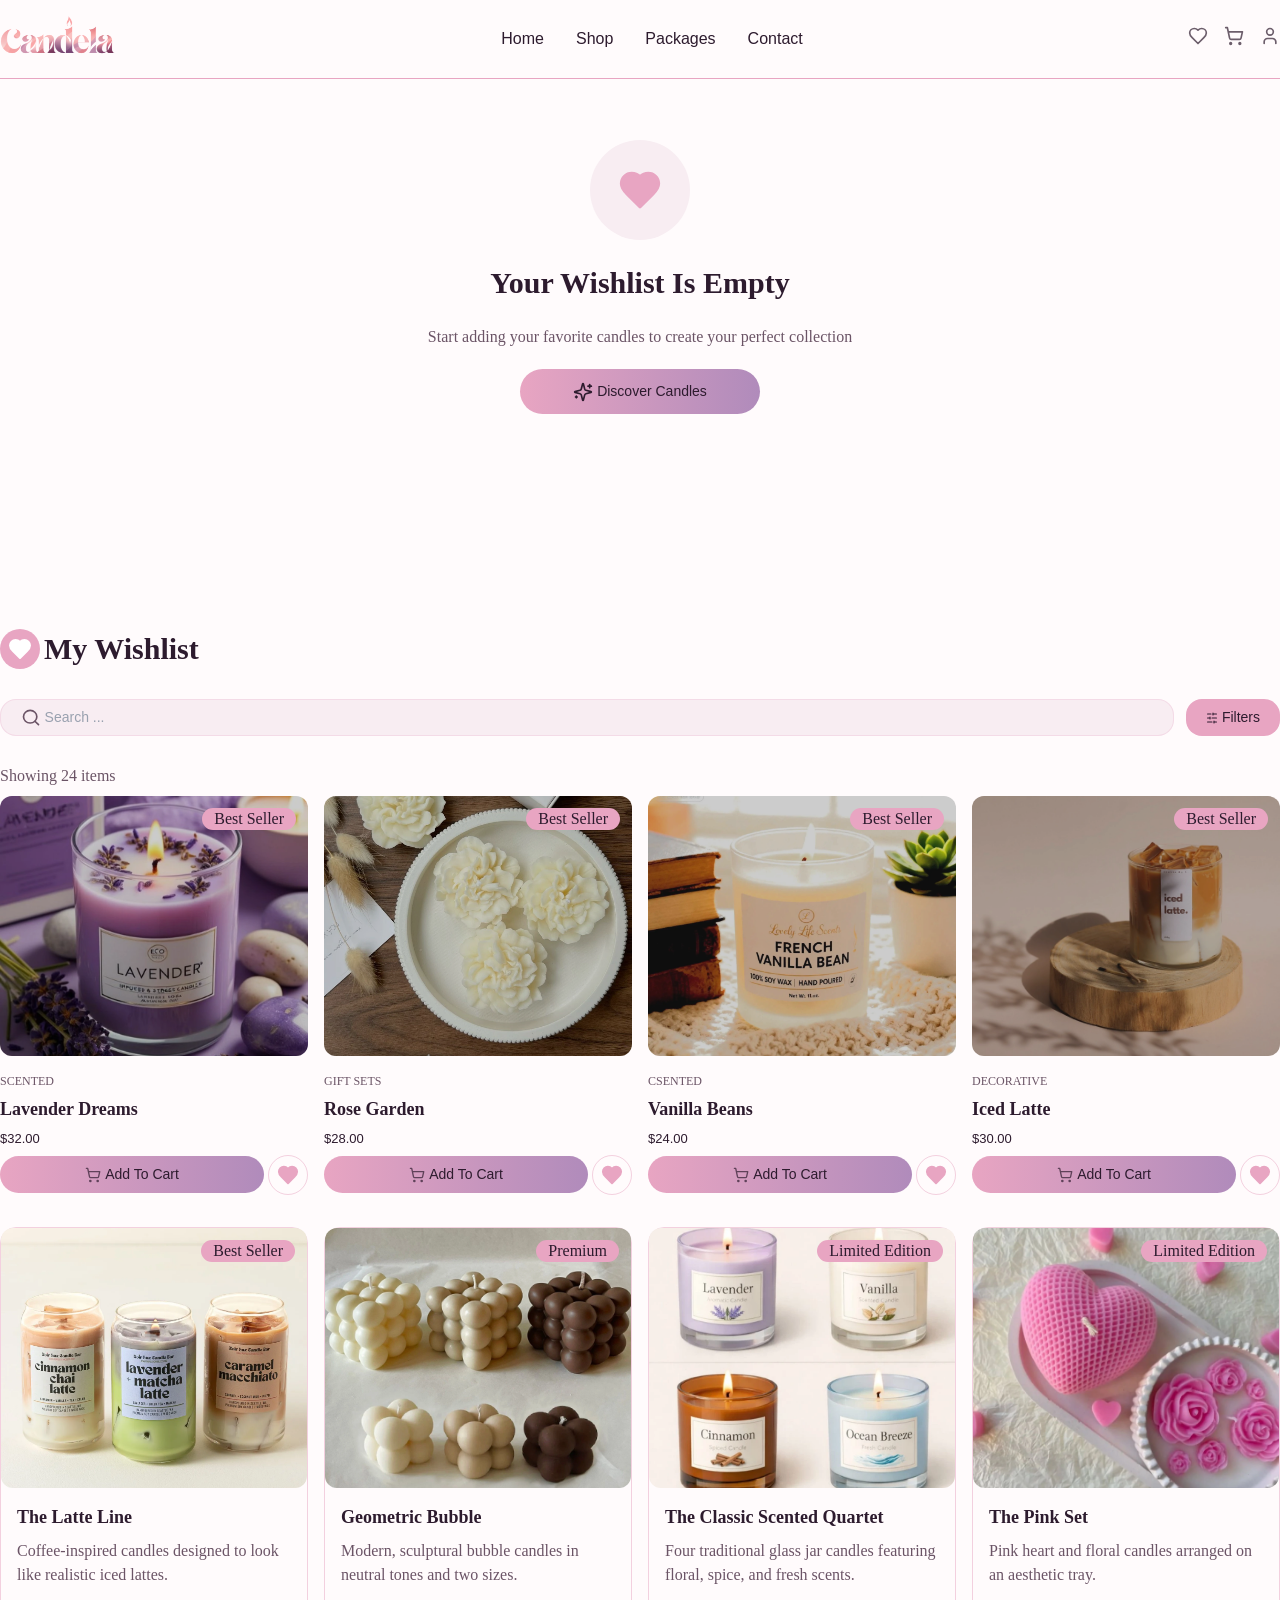
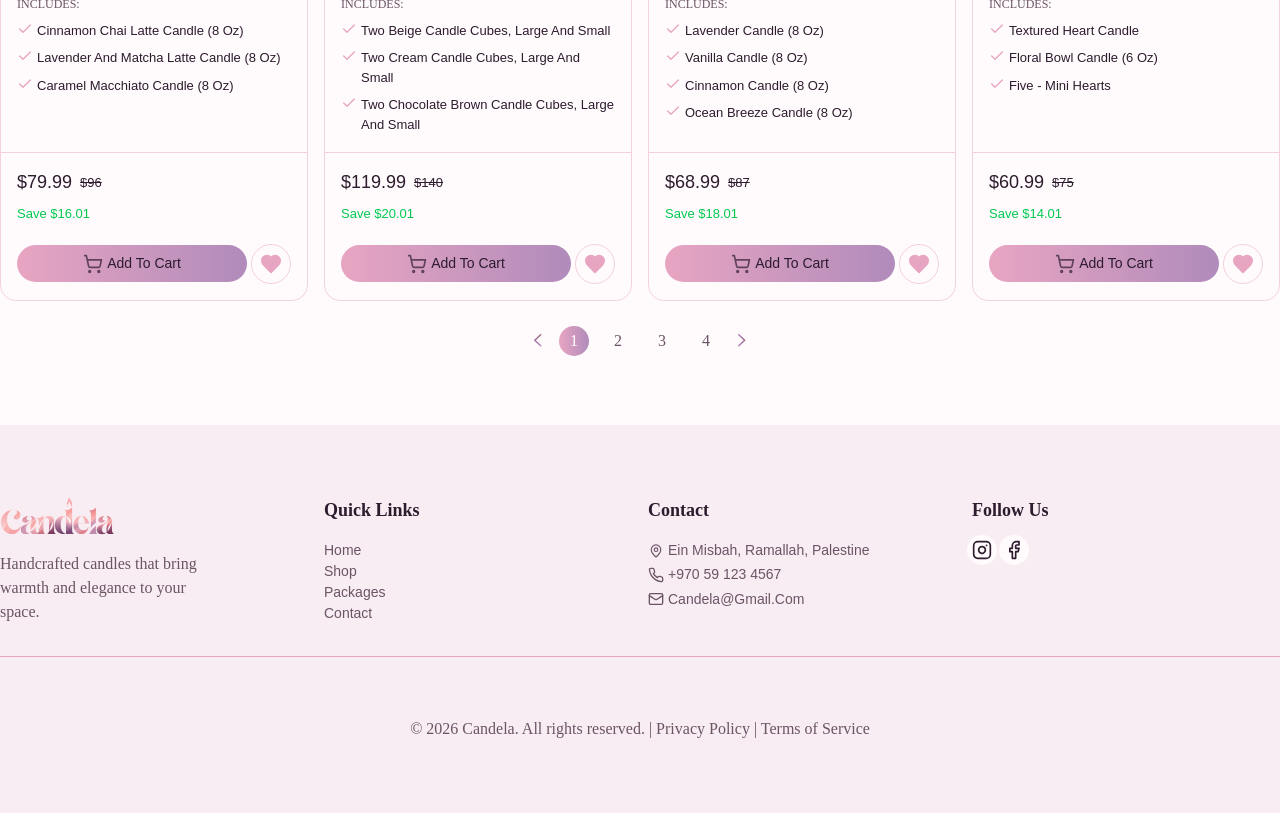
<file: wishlist.html>
<!DOCTYPE html>
<html lang="en">
<head>
    <meta charset="UTF-8">
    <meta name="viewport" content="width=device-width, initial-scale=1.0">
    <meta name="description" content="Save your favorite Candela candles in your wishlist. Easily revisit, compare, and shop the scents and styles you love anytime.">
    <link rel="stylesheet" href="./assets/css/output.css" />
    <title>Wishlist</title>
</head>
<body>
    <header class="py-4 position: fixed w-full z-2 bg-bg border-b border-fg">
        <div class="container row-between">
            <div class="logo max-md:w-20">
                <a href="./index.html"><img src="./assets/img/icons/logo/logo.svg" alt="candela logo"/></a>
            </div>
            <nav class="links hidden md:block">
                <ul class="row-between gap-8">
                    <li><a class="max-lg:text-[14.5px] link-hover" href="./index.html">home</a></li>
                    <li><a class="max-lg:text-[14.5px] link-hover" href="./shop.html">shop</a></li>
                    <li><a class="max-lg:text-[14.5px] link-hover" href="./packages.html">packages</a></li>
                    <li><a class="max-lg:text-[14.5px] link-hover" href="./contact.html">contact</a></li>
                </ul>
            </nav>
            <nav class="icons hidden md:block">
                <ul class="row-between gap-4">
                    <li class="icon-hover group w-5">
                        <span class="icon-hover-bg-fg"></span>
                        <a class="icon-hover-content" href="./wishlist.html">
                            <img src="./assets/img/icons/ui-icons/heart-black.svg" alt="favarites icon" class="group-hover:hidden"/>
                            <img src="./assets/img/icons/ui-icons/heart-white.svg" alt="favarites icon" class="hidden group-hover:block"/>
                        </a>
                    </li>
                    <li class="icon-hover group w-5">
                        <span class="icon-hover-bg-fg"></span>
                        <a class="icon-hover-content" href="./cart.html">
                            <img src="./assets/img/icons/ui-icons/cart-black.svg" alt="cart icon" class="group-hover:hidden"/>
                            <img src="./assets/img/icons/ui-icons/cart-white.svg" alt="cart icon" class="hidden group-hover:block"/>
                        </a>
                    </li>
                    <li class="icon-hover group w-5">
                        <span class="icon-hover-bg-fg"></span>
                        <a class="icon-hover-content" href="./account.html">
                            <img src="./assets/img/icons/ui-icons/user-black.svg" alt="user icon" class="group-hover:hidden"/>
                            <img src="./assets/img/icons/ui-icons/user-white.svg" alt="user icon" class="hidden group-hover:block"/>
                        </a>
                    </li>
                </ul>
            </nav>
            <button class="icon-hover group w-5 md:hidden">
                <span class="icon-hover-bg-fg"></span>
                <img class="icon-hover-content" src="./assets/img/icons/ui-icons/bars.svg" alt="bars icon" />
            </button>
        </div>
    </header>
    <main>
        <section class="wishlist-empty-state column-center gap-4 w pt-30 sm:pt-35">
          <div class="column-center gap-5 w-[75%]">
            <div class="w-15 lg:w-20 xl:w-25 p-4 lg:p-5.5 xl:p-7 bg-bg-secondary rounded-full">
                <img 
                  src="./assets/img/icons/ui-icons/heart-pink-fill.svg" 
                  alt="heart icon"
                />
            </div>  
            <h2>your wishlist is empty</h2>
              <p>Start adding your favorite candles to create your perfect collection</p>
              <a href="./shop.html" class="button-primary center gap-1 w-[60%] sm:w-[45%] md:w-[35%] xl:w-[25%]">
                  <img src="./assets/img/icons/ui-icons/sparkle.svg" class="w-5" />
                  discover candles
              </a>
          </div>
        </section>
        <section class="wishlist-items pt-30 sm:pt-35">
            <div class="container column gap-7">
                <div class="heading row-start gap-1">
                  <div class="w-8 p-1.5 md:w-10 md:p-2 bg-fg rounded-full">
                      <img 
                        src="./assets/img/icons/ui-icons/heart-white-fill.svg" 
                        alt="white heart icon"
                      />
                  </div>
                  <h2>my wishlist</h2>
                </div>
                <div class="favorite-items column gap-7 w-full">
                    <div class="search-filter-bar grid grid-cols-11 gap-3 w-full">
                        <div class="panel-bg-secondary col-start-1 col-end-12 focus-within:border-fg w-full row-start gap-1 py-1">
                          <label class="w-4 sm:w-5 cursor-pointer" for="search">
                          <img
                            src="./assets/img/icons/ui-icons/magnifying-glass.svg"
                            alt="magnifyin glass icon"
                          />
                          </label>
                          <input
                          id="search"
                          type="text"
                          name="search"
                          placeholder="Search ..."
                          class="placeholder-des"
                          />
                        </div>
                        <input id="filters-toggle" type="checkbox" class="peer hidden">
                        <label for="filters-toggle" class="button-secondary px-5 py-2 center gap-1 cursor-pointer col-end-13">
                          <img
                          src="./assets/img/icons/ui-icons/sliders.svg"
                          alt="sliders icon"
                          class="w-3"
                          >          
                          Filters
                        </label>
                        <div class="panel-bg-secondary hidden col-start-1 col-end-13 gap-y-5 peer-checked:grid">
                        <div class="type column gap-2">
                            <h3>type</h3>
                            <div class="filter-group">
                                <label class="cursor-pointer">
                                    <input type="radio" name="type" class="hidden peer" checked />
                                    <p class="panel-fg-bg peer-checked:text-accent peer-checked:bg-fg peer-checked:duration-300">All</p>
                                </label>
                                <label class="cursor-pointer">
                                    <input type="radio" name="type" class="hidden peer" />
                                    <p class="panel-fg-bg peer-checked:text-accent peer-checked:bg-fg peer-checked:duration-300">candels</p>
                                </label>
                                <label class="cursor-pointer">
                                    <input type="radio" name="type" class="hidden peer" />
                                    <p class="panel-fg-bg peer-checked:text-accent peer-checked:bg-fg peer-checked:duration-300">packages</p>
                                </label>
                            </div>
                        </div>
                        <div class="price column gap-2">
                            <h3>category</h3>
                            <div class="filter-group">
                                <label class="cursor-pointer">
                                  <input type="radio" name="price" class="hidden peer" checked/>
                                  <p class="panel-fg-bg peer-checked:text-accent peer-checked:bg-fg-secondary peer-checked:duration-300">All</p>
                                </label>
                                <label class="cursor-pointer">
                                  <input type="radio" name="price" class="hidden peer" />
                                  <p class="panel-fg-bg peer-checked:text-accent peer-checked:bg-fg-secondary peer-checked:duration-300">Scented</p>
                                </label>
                                <label class="cursor-pointer">
                                  <input type="radio" name="price" class="hidden peer" />
                                  <p class="panel-fg-bg peer-checked:text-accent peer-checked:bg-fg-secondary peer-checked:duration-300">Decorative</p>
                                </label>
                                <label class="cursor-pointer">
                                  <input type="radio" name="price" class="hidden peer" />
                                  <p class="panel-fg-bg peer-checked:text-accent peer-checked:bg-fg-secondary peer-checked:duration-300">Luxury</p>
                                </label>
                                <label class="cursor-pointer">
                                  <input type="radio" name="price" class="hidden peer" />
                                  <p class="panel-fg-bg peer-checked:text-accent peer-checked:bg-fg-secondary peer-checked:duration-300">Gift Sets</p>
                                </label>
                                <label class="cursor-pointer">
                                  <input type="radio" name="price" class="hidden peer" />
                                  <p class="panel-fg-bg peer-checked:text-accent peer-checked:bg-fg-secondary peer-checked:duration-300">Wax Melts</p>
                                </label>
                                <label class="cursor-pointer">
                                  <input type="radio" name="price" class="hidden peer" />
                                  <p class="panel-fg-bg peer-checked:text-accent peer-checked:bg-fg-secondary peer-checked:duration-300">Best Seller</p>
                                </label>
                                <label class="cursor-pointer">
                                  <input type="radio" name="price" class="hidden peer" />
                                  <p class="panel-fg-bg peer-checked:text-accent peer-checked:bg-fg-secondary peer-checked:duration-300">Premium</p>
                                </label>
                                <label class="cursor-pointer">
                                  <input type="radio" name="price" class="hidden peer" />
                                  <p class="panel-fg-bg peer-checked:text-accent peer-checked:bg-fg-secondary peer-checked:duration-300">Limited Edition</p>
                                </label>
                                <label class="cursor-pointer">
                                  <input type="radio" name="price" class="hidden peer" />
                                  <p class="panel-fg-bg peer-checked:text-accent peer-checked:bg-fg-secondary peer-checked:duration-300">Gift Ready</p>
                                </label>
                                <label class="cursor-pointer">
                                  <input type="radio" name="price" class="hidden peer" />
                                  <p class="panel-fg-bg peer-checked:text-accent peer-checked:bg-fg-secondary peer-checked:duration-300">Starter Pack</p>
                                </label>
                            </div>
                        </div>
                        </div>
                    </div>
                    <div class="items-card column gap-2 w-full">
                        <p>Showing 24 items</p>
                        <div class="hidden sm:grid grid-responsive-4 gap-y-8 w-full">
                            <div class="relative group">
                                <div class="card-img">
                                    <div
                                    class="bg-[url('./../img/products/items/scented/lavender-dreams.webp')] bg-cover-center card-img-hover"
                                    ></div>
                                    <div class="overlay"></div>
                                </div>
                                <div class="column gap-1.5 pt-4">
                                    <p class="item-p">scented</p>
                                    <h3 class="group-hover:text-fg">lavender dreams</h3>
                                    <span>$32.00</span>
                                    <div class="row-start gap-1 w-full">
                                        <button class="button-primary center gap-1 py-2 grow">
                                            <img src="./assets/img/icons/ui-icons/cart-black.svg" class="size-4"/>
                                            add to cart
                                        </button>
                                        <button>
                                          <div class="w-10 border border-fg/50 rounded-full p-2">
                                              <img 
                                                src="./assets/img/icons/ui-icons/heart-pink-fill.svg" 
                                                alt="pink heart icon"
                                              />
                                          </div>  
                                        </button>
                                    </div>
                                </div>
                                <div class="group-hover:hidden badge center">
                                    <p class="text-primary">Best Seller</p>
                                </div>
                            </div>
                            <div class="relative group">
                                <div class="card-img">
                                    <div
                                    class="bg-[url('./../img/products/items/gift-sets/rose-garden.webp')] bg-cover-center card-img-hover"
                                    ></div>
                                    <div class="overlay"></div>
                                </div>
                                <div class="column gap-1.5 pt-4">
                                    <p class="item-p">gift sets</p>
                                    <h3 class="group-hover:text-fg">rose garden</h3>
                                    <span>$28.00</span>
                                    <div class="row-start gap-1 w-full">
                                    <button class="button-primary center gap-1 py-2 grow">
                                        <img src="./assets/img/icons/ui-icons/cart-black.svg" class="size-4"/>
                                        add to cart
                                    </button>
                                    <button>
                                      <div class="w-10 border border-fg/50 rounded-full p-2">
                                          <img 
                                            src="./assets/img/icons/ui-icons/heart-pink-fill.svg" 
                                            alt="pink heart icon"
                                          />
                                      </div> 
                                    </button>
                                    </div>
                                </div>
                                <div class="group-hover:hidden badge center">
                                    <p class="text-primary">Best Seller</p>
                                </div>
                            </div>
                            <div class="relative group">
                                <div class="card-img">
                                    <div
                                    class="bg-[url('./../img/products/items/scented/vanilla-bean.webp')] bg-cover-center card-img-hover"
                                    ></div>
                                    <div class="overlay"></div>
                                </div>
                                <div class="column gap-1.5 pt-4">
                                    <p class="item-p">csented</p>
                                    <h3 class="group-hover:text-fg">vanilla beans</h3>
                                    <span>$24.00</span>
                                    <div class="row-start gap-1 w-full">
                                        <button class="button-primary center gap-1 py-2 grow">
                                            <img src="./assets/img/icons/ui-icons/cart-black.svg" class="size-4"/>
                                            add to cart
                                        </button>
                                        <button>
                                          <div class="w-10 border border-fg/50 rounded-full p-2">
                                              <img 
                                                src="./assets/img/icons/ui-icons/heart-pink-fill.svg" 
                                                alt="pink heart icon"
                                              />
                                          </div> 
                                        </button>
                                    </div>
                                </div>
                                <div class="group-hover:hidden badge center">
                                    <p class="text-primary">Best Seller</p>
                                </div>
                            </div>
                            <div class="relative group">
                                <div class="card-img">
                                    <div
                                    class="bg-[url('./../img/products/items/decorative/iced-latte.webp')] bg-cover-center card-img-hover"
                                    ></div>
                                    <div class="overlay"></div>
                                </div>
                                <div class="column gap-1.5 pt-4">
                                    <p class="item-p">decorative</p>
                                    <h3 class="group-hover:text-fg">iced latte</h3>
                                    <span>$30.00</span>
                                    <div class="row-start gap-1 w-full">
                                        <button class="button-primary center gap-1 py-2 grow">
                                            <img src="./assets/img/icons/ui-icons/cart-black.svg" class="size-4"/>
                                            add to cart
                                        </button>
                                        <button>
                                          <div class="w-10 border border-fg/50 rounded-full p-2">
                                              <img 
                                                src="./assets/img/icons/ui-icons/heart-pink-fill.svg" 
                                                alt="pink heart icon"
                                              />
                                          </div> 
                                        </button>
                                    </div>
                                </div>
                                <div class="group-hover:hidden badge center">
                                    <p class="text-primary">Best Seller</p>
                                </div>
                            </div>
                            <div class="package-card group">
                              <div class="card-img">
                                <div
                                  class="bg-[url('./../img/products/packages/the-latte-line.webp')] bg-cover-center card-img-hover"
                                ></div>              
                              </div>
                              <div class="column gap-0.5 grow">
                                <div class="column gap-2 p-4 grow">
                                    <h3 class="group-hover:text-fg">the latte line</h3>
                                    <p>Coffee-inspired candles designed to look like realistic iced lattes.</p>
                                    <p class="item-p">includes:</p>
                                    <ul class="space-y-2">
                                        <li class="flex justify-start items-start gap-1"rt items-start gap-1">
                                            <img src="./assets/img/icons/ui-icons/check-pink.svg" alt="check icon" class="w-4" />
                                            <span>cinnamon chai latte candle (8 oz)</span>
                                        </li>
                                        <li class="flex justify-start items-start gap-1">
                                            <img src="./assets/img/icons/ui-icons/check-pink.svg" alt="check icon" class="w-4" />
                                            <span>lavender and matcha latte candle (8 oz)</span>
                                        </li>
                                        <li class="flex justify-start items-start gap-1">
                                            <img src="./assets/img/icons/ui-icons/check-pink.svg" alt="check icon" class="w-4" />
                                            <span>caramel macchiato candle (8 oz)</span>
                                        </li>
                                    </ul>
                                </div>
                                <div class="column gap-5 p-4 w-full border-t border-fg/50">
                                    <div class="column gap-2">
                                        <div class="row-start gap-2">
                                          <span class="text-[18px]">$79.99</span>
                                          <span class="line-through">$96</span>
                                        </div>
                                        <span class="text-success-bg">Save $16.01</span>
                                    </div>
                                    <div class="row-start gap-1 w-full">
                                      <button class="button-primary center gap-1 py-2 grow">
                                        <img src="./assets/img/icons/ui-icons/cart-black.svg" class="w-5" />
                                        add to cart
                                      </button>
                                      <button>
                                        <div class="w-10 border border-fg/50 rounded-full p-2">
                                              <img 
                                                src="./assets/img/icons/ui-icons/heart-pink-fill.svg" 
                                                alt="pink heart icon"
                                              />
                                          </div> 
                                      </button>
                                    </div>
                                </div>
                              </div>
                              <div class="group-hover:hidden badge center">
                                <p class="text-primary">Best Seller</p>
                              </div>
                            </div>
                            <div class="package-card group">
                              <div class="card-img">
                                <div
                                  class="bg-[url('./../img/products/packages/geometric-bubble.webp')] bg-cover-center card-img-hover"
                                ></div>              
                              </div>
                              <div class="column gap-0.5 grow">
                                <div class="column gap-2 p-4 grow">
                                    <h3 class="group-hover:text-fg">geometric bubble</h3>
                                    <p>Modern, sculptural bubble candles in neutral tones and two sizes.</p>
                                    <p class="item-p">includes:</p>
                                    <ul class="space-y-2">
                                        <li class="flex justify-start items-start gap-1">
                                            <img src="./assets/img/icons/ui-icons/check-pink.svg" alt="check icon" class="w-4" />
                                            <span>two beige candle cubes, large and small</span>
                                        </li>
                                        <li class="flex justify-start items-start gap-1">
                                            <img src="./assets/img/icons/ui-icons/check-pink.svg" alt="check icon" class="w-4" />
                                            <span>two cream candle cubes, large and small</span>
                                        </li>
                                        <li class="flex justify-start items-start gap-1">
                                            <img src="./assets/img/icons/ui-icons/check-pink.svg" alt="check icon" class="w-4" />
                                            <span>two chocolate brown candle cubes, large and small</span>
                                        </li>
                                    </ul>
                                </div>
                                <div class="column gap-5 p-4 w-full border-t border-fg/50">
                                    <div class="column gap-2">
                                        <div class="row-start gap-2">
                                          <span class="text-[18px]">$119.99</span>
                                          <span class="line-through">$140</span>
                                        </div>
                                        <span class="text-success-bg">Save $20.01</span>
                                    </div>
                                    <div class="row-start gap-1 w-full">
                                      <button class="button-primary center gap-1 py-2 grow">
                                        <img src="./assets/img/icons/ui-icons/cart-black.svg" class="w-5" />
                                        add to cart
                                      </button>
                                      <button>
                                        <div class="w-10 border border-fg/50 rounded-full p-2">
                                              <img 
                                                src="./assets/img/icons/ui-icons/heart-pink-fill.svg" 
                                                alt="pink heart icon"
                                              />
                                          </div> 
                                      </button>
                                    </div>
                                </div>
                              </div>
                              <div class="group-hover:hidden badge center">
                                <p class="text-primary">Premium</p>
                              </div>
                            </div>
                            <div class="package-card group">
                              <div class="card-img">
                                <div
                                  class="bg-[url('./../img/products/packages/the-classic-scented-quartet.webp')] bg-cover-center card-img-hover"
                                ></div>              
                              </div>
                              <div class="column gap-0.5 grow">
                                <div class="column gap-2 p-4 grow">
                                    <h3 class="group-hover:text-fg">the classic scented quartet</h3>
                                    <p>Four traditional glass jar candles featuring floral, spice, and fresh scents.</p>
                                    <p class="item-p">includes:</p>
                                    <ul class="space-y-2">
                                        <li class="flex justify-start items-start gap-1">
                                            <img src="./assets/img/icons/ui-icons/check-pink.svg" alt="check icon" class="w-4" />
                                            <span>lavender candle (8 oz)</span>
                                        </li>
                                        <li class="flex justify-start items-start gap-1">
                                            <img src="./assets/img/icons/ui-icons/check-pink.svg" alt="check icon" class="w-4" />
                                            <span>vanilla candle (8 oz)</span>
                                        </li>
                                        <li class="flex justify-start items-start gap-1">
                                            <img src="./assets/img/icons/ui-icons/check-pink.svg" alt="check icon" class="w-4" />
                                            <span>cinnamon candle (8 oz)</span>
                                        </li>
                                        <li class="flex justify-start items-start gap-1">
                                            <img src="./assets/img/icons/ui-icons/check-pink.svg" alt="check icon" class="w-4" />
                                            <span>ocean breeze candle (8 oz)</span>
                                        </li>
                                    </ul>
                                </div>
                                <div class="column gap-5 p-4 w-full border-t border-fg/50">
                                    <div class="column gap-2">
                                      <div class="row-start gap-2">
                                        <span class="text-[18px]">$68.99</span>
                                        <span class="line-through">$87</span>
                                      </div>
                                      <span class="text-success-bg">Save $18.01</span>
                                    </div>
                                    <div class="row-start gap-1 w-full">
                                      <button class="button-primary center gap-1 py-2 grow">
                                        <img src="./assets/img/icons/ui-icons/cart-black.svg" class="w-5" />
                                        add to cart
                                      </button>
                                      <button>
                                        <div class="w-10 border border-fg/50 rounded-full p-2">
                                            <img 
                                              src="./assets/img/icons/ui-icons/heart-pink-fill.svg" 
                                              alt="pink heart icon"
                                            />
                                        </div> 
                                      </button>
                                    </div>
                                </div>
                              </div>
                              <div class="group-hover:hidden badge center">
                                <p class="text-primary">Limited Edition</p>
                              </div>
                            </div>
                            <div class="package-card group">
                              <div class="card-img">
                                <div
                                  class="bg-[url('./../img/products/packages/the-pink-set.webp')] bg-cover-center card-img-hover"
                                ></div>              
                              </div>
                              <div class="column gap-0.5 grow">
                                <div class="column gap-2 p-4 grow">
                                    <h3 class="group-hover:text-fg">the pink set</h3>
                                    <p>Pink heart and floral candles arranged on an aesthetic tray.</p>
                                    <p class="item-p">includes:</p>
                                    <ul class="space-y-2">
                                        <li class="flex justify-start items-start gap-1">
                                            <img src="./assets/img/icons/ui-icons/check-pink.svg" alt="check icon" class="w-4" />
                                            <span>textured heart candle</span>
                                        </li>
                                        <li class="flex justify-start items-start gap-1">
                                            <img src="./assets/img/icons/ui-icons/check-pink.svg" alt="check icon" class="w-4" />
                                            <span>floral bowl candle (6 oz)</span>
                                        </li>
                                        <li class="flex justify-start items-start gap-1">
                                            <img src="./assets/img/icons/ui-icons/check-pink.svg" alt="check icon" class="w-4" />
                                            <span>five - mini hearts</span>
                                        </li>
                                    </ul>
                                </div>
                                <div class="column gap-5 p-4 w-full border-t border-fg/50">
                                    <div class="column gap-2">
                                      <div class="row-start gap-2">
                                        <span class="text-[18px]">$60.99</span>
                                        <span class="line-through">$75</span>
                                      </div>
                                      <span class="text-success-bg">Save $14.01</span>
                                    </div>
                                    <div class="row-start gap-1 w-full">
                                      <button class="button-primary center gap-1 py-2 grow">
                                        <img src="./assets/img/icons/ui-icons/cart-black.svg" class="w-5" />
                                        add to cart
                                      </button>
                                      <button>
                                        <div class="w-10 border border-fg/50 rounded-full p-2">
                                            <img 
                                              src="./assets/img/icons/ui-icons/heart-pink-fill.svg" 
                                              alt="pink heart icon"
                                            />
                                        </div> 
                                      </button>
                                    </div>
                                </div>
                              </div>
                              <div class="group-hover:hidden badge center">
                                <p class="text-primary">Limited Edition</p>
                              </div>
                            </div>
                        </div>
                    </div>
                    <div class="pagenation row-start gap-7 center w-full">
                        <div class="cursor-pointer">
                            <img src="./assets/img/icons/ui-icons/angle-left.svg" alt="pagination left angle"/>
                        </div>
                        <div class="row-between gap-9">
                            <label class="relative cursor-pointer">
                                <input type="radio" name="items" class="hidden peer" checked />
                                <span class="pagination-bg peer-checked:scale-100"></span>
                                <p class="icon-hover-content peer-checked:text-accent">1</p>
                            </label>
                            <label class="relative cursor-pointer">
                                <input type="radio" name="items" class="hidden peer" />
                                <span class="pagination-bg peer-checked:scale-100"></span>
                                <p class="icon-hover-content peer-checked:text-accent">2</p>
                            </label>
                            <label class="relative cursor-pointer">
                                <input type="radio" name="items" class="hidden peer" />
                                <span class="pagination-bg peer-checked:scale-100"></span>
                                <p class="icon-hover-content peer-checked:text-accent">3</p>
                            </label>
                            <label class="relative cursor-pointer">
                                <input type="radio" name="items" class="hidden peer" />
                                <span class="pagination-bg peer-checked:scale-100"></span>
                                <p class="icon-hover-content peer-checked:text-accent">4</p>
                            </label>
                        </div>
                        <div class="cursor-pointer">
                            <img src="./assets/img/icons/ui-icons/angle-right.svg" alt="pagination right angle"/>
                        </div>
                    </div>
                </div>
            </div>
        </section>
    </main>
    <footer class="bg-bg-secondary py-10 md:py-18">
      <div class="container column-center gap-15">
        <div class="grid-responsive-4 gap-y-8 border-b border-fg pb-8">
          <div class="column gap-4 w-[70%]">
            <a href="#"
              ><img src="./assets/img/icons/logo/logo.svg" alt="candela logo"
            /></a>
            <p class="text-start">
              Handcrafted candles that bring warmth and elegance to your space.
            </p>
          </div>
          <div class="column gap-4 ">
            <h3>quick links</h3>
            <ul class="column footer-link">
              <li><a class="link-hover" href="./index.html">home</a></li>
              <li><a class="link-hover" href="./shop.html">shop</a></li>
              <li><a class="link-hover" href="./packages.html">packages</a></li>
              <li><a class="link-hover" href="./contact.html">contact</a></li>
            </ul>
          </div>
          <div class="column gap-4">
            <h3>contact</h3>
            <ul class="column footer-link">
              <li>
                <a class="link-hover group/address" href="">
                  <div class="row-between gap-1">
                    <img
                      src="./assets/img/icons/ui-icons/location-dot.svg"
                      alt="loction icon"
                      class="size-4 group-hover/address:hidden"
                    />
                    <img
                      src="./assets/img/icons/ui-icons/location-dot-hover.svg"
                      alt="loction icon"
                      class="size-4 hidden group-hover/address:block"
                    />
                    Ein Misbah, Ramallah, Palestine
                  </div>
                </a>
              </li>
              <li>
                <a class="link-hover group/phone" href="">
                  <div class="row-between gap-1">
                    <img
                      src="./assets/img/icons/ui-icons/phone.svg"
                      alt="phone icon"
                      class="size-4 group-hover/phone:hidden"
                    />
                    <img
                      src="./assets/img/icons/ui-icons/phone-hover.svg"
                      alt="phone icon"
                      class="size-4 hidden group-hover/phone:block"
                    />
                    +970 59 123 4567
                  </div>
                </a>
              </li>
              <li>
                <a class="link-hover group/email" href="">
                  <div class="row-between gap-1">
                    <img
                      src="./assets/img/icons/ui-icons/email.svg"
                      alt="email icon"
                      class="size-4 group-hover/email:hidden"
                    />
                    <img
                      src="./assets/img/icons/ui-icons/email-hover.svg"
                      alt="email icon"
                      class="size-4 hidden group-hover/email:block"
                    />
                    candela@gmail.com
                  </div>
                </a>
              </li>
            </ul>
          </div>
          <div class="column gap-4">
            <h3>follow us</h3>
            <ul class="row-between gap-3">
              <li>
                <a class="icon-hover group inline-block w-5" href="">
                  <span class="icon-bg-bg"></span>
                  <span class="icon-hover-bg-fg"></span>
                  <img
                    src="./assets/img/icons/ui-icons/instagram-black.svg"
                    alt="instagram app icon"
                    class="icon-hover-content group-hover:hidden"
                  />
                  <img
                    src="./assets/img/icons/ui-icons/instagram-white.svg"
                    alt="instagram app icon"
                    class="icon-hover-content hidden group-hover:block"
                  />
                </a>
              </li>
              <li>
                <a class="icon-hover group inline-block w-5" href="">
                  <span class="icon-bg-bg"></span>
                  <span class="icon-hover-bg-fg"></span>
                  <img
                    src="./assets/img/icons/ui-icons/facebook-black.svg"
                    alt="facebook app icon"
                    class="icon-hover-content group-hover:hidden"
                  />
                  <img
                    src="./assets/img/icons/ui-icons/facebook-white.svg"
                    alt="facebook app icon"
                    class="icon-hover-content hidden group-hover:block"
                  />
                </a>
              </li>
            </ul>
          </div>
        </div>
        <div>
          <p>
            © 2026 Candela. All rights reserved. | Privacy Policy | Terms of
            Service
          </p>
        </div>
      </div>
    </footer>
</body>
</html>
</file>
<file: assets/css/output.css>
/*! tailwindcss v4.2.4 | MIT License | https://tailwindcss.com */
@layer properties;
@layer theme, base, components, utilities;
@layer theme {
  :root, :host {
    --font-sans: ui-sans-serif, system-ui, sans-serif, "Apple Color Emoji",
      "Segoe UI Emoji", "Segoe UI Symbol", "Noto Color Emoji";
    --font-mono: ui-monospace, SFMono-Regular, Menlo, Monaco, Consolas, "Liberation Mono",
      "Courier New", monospace;
    --color-gray-400: oklch(70.7% 0.022 261.325);
    --color-black: #000;
    --spacing: 0.25rem;
    --font-weight-medium: 500;
    --font-weight-semibold: 600;
    --radius-xl: 0.75rem;
    --radius-2xl: 1rem;
    --default-transition-duration: 150ms;
    --default-transition-timing-function: cubic-bezier(0.4, 0, 0.2, 1);
    --default-font-family: var(--font-sans);
    --default-mono-font-family: var(--font-mono);
    --color-primary: #2D1B2E;
    --color-secondary: #6B5466;
    --color-accent: #FFFFFF;
    --color-bg: #FFFBFC;
    --color-bg-secondary: #F8EDF2;
    --color-fg: #E8A5C2;
    --color-fg-hover: #E8A5C280;
    --color-fg-secondary: #B08BBB;
    --color-success-bg: #00C950;
    --gradient-button: linear-gradient(to right,var(--color-fg),var(--color-fg-secondary));
    --text-Inter: "Inter", sans-serif;
  }
}
@layer base {
  *, ::after, ::before, ::backdrop, ::file-selector-button {
    box-sizing: border-box;
    margin: 0;
    padding: 0;
    border: 0 solid;
  }
  html, :host {
    line-height: 1.5;
    -webkit-text-size-adjust: 100%;
    tab-size: 4;
    font-family: var(--default-font-family, ui-sans-serif, system-ui, sans-serif, "Apple Color Emoji", "Segoe UI Emoji", "Segoe UI Symbol", "Noto Color Emoji");
    font-feature-settings: var(--default-font-feature-settings, normal);
    font-variation-settings: var(--default-font-variation-settings, normal);
    -webkit-tap-highlight-color: transparent;
  }
  hr {
    height: 0;
    color: inherit;
    border-top-width: 1px;
  }
  abbr:where([title]) {
    -webkit-text-decoration: underline dotted;
    text-decoration: underline dotted;
  }
  h1, h2, h3, h4, h5, h6 {
    font-size: inherit;
    font-weight: inherit;
  }
  a {
    color: inherit;
    -webkit-text-decoration: inherit;
    text-decoration: inherit;
  }
  b, strong {
    font-weight: bolder;
  }
  code, kbd, samp, pre {
    font-family: var(--default-mono-font-family, ui-monospace, SFMono-Regular, Menlo, Monaco, Consolas, "Liberation Mono", "Courier New", monospace);
    font-feature-settings: var(--default-mono-font-feature-settings, normal);
    font-variation-settings: var(--default-mono-font-variation-settings, normal);
    font-size: 1em;
  }
  small {
    font-size: 80%;
  }
  sub, sup {
    font-size: 75%;
    line-height: 0;
    position: relative;
    vertical-align: baseline;
  }
  sub {
    bottom: -0.25em;
  }
  sup {
    top: -0.5em;
  }
  table {
    text-indent: 0;
    border-color: inherit;
    border-collapse: collapse;
  }
  :-moz-focusring {
    outline: auto;
  }
  progress {
    vertical-align: baseline;
  }
  summary {
    display: list-item;
  }
  ol, ul, menu {
    list-style: none;
  }
  img, svg, video, canvas, audio, iframe, embed, object {
    display: block;
    vertical-align: middle;
  }
  img, video {
    max-width: 100%;
    height: auto;
  }
  button, input, select, optgroup, textarea, ::file-selector-button {
    font: inherit;
    font-feature-settings: inherit;
    font-variation-settings: inherit;
    letter-spacing: inherit;
    color: inherit;
    border-radius: 0;
    background-color: transparent;
    opacity: 1;
  }
  :where(select:is([multiple], [size])) optgroup {
    font-weight: bolder;
  }
  :where(select:is([multiple], [size])) optgroup option {
    padding-inline-start: 20px;
  }
  ::file-selector-button {
    margin-inline-end: 4px;
  }
  ::placeholder {
    opacity: 1;
  }
  @supports (not (-webkit-appearance: -apple-pay-button))  or (contain-intrinsic-size: 1px) {
    ::placeholder {
      color: currentcolor;
      @supports (color: color-mix(in lab, red, red)) {
        color: color-mix(in oklab, currentcolor 50%, transparent);
      }
    }
  }
  textarea {
    resize: vertical;
  }
  ::-webkit-search-decoration {
    -webkit-appearance: none;
  }
  ::-webkit-date-and-time-value {
    min-height: 1lh;
    text-align: inherit;
  }
  ::-webkit-datetime-edit {
    display: inline-flex;
  }
  ::-webkit-datetime-edit-fields-wrapper {
    padding: 0;
  }
  ::-webkit-datetime-edit, ::-webkit-datetime-edit-year-field, ::-webkit-datetime-edit-month-field, ::-webkit-datetime-edit-day-field, ::-webkit-datetime-edit-hour-field, ::-webkit-datetime-edit-minute-field, ::-webkit-datetime-edit-second-field, ::-webkit-datetime-edit-millisecond-field, ::-webkit-datetime-edit-meridiem-field {
    padding-block: 0;
  }
  ::-webkit-calendar-picker-indicator {
    line-height: 1;
  }
  :-moz-ui-invalid {
    box-shadow: none;
  }
  button, input:where([type="button"], [type="reset"], [type="submit"]), ::file-selector-button {
    appearance: button;
  }
  ::-webkit-inner-spin-button, ::-webkit-outer-spin-button {
    height: auto;
  }
  [hidden]:where(:not([hidden="until-found"])) {
    display: none !important;
  }
}
@layer utilities {
  .absolute {
    position: absolute;
  }
  .fixed {
    position: fixed;
  }
  .relative {
    position: relative;
  }
  .top-3 {
    top: calc(var(--spacing) * 3);
  }
  .right-3 {
    right: calc(var(--spacing) * 3);
  }
  .z-2 {
    z-index: 2;
  }
  .col-span-2 {
    grid-column: span 2 / span 2;
  }
  .col-span-4 {
    grid-column: span 4 / span 4;
  }
  .col-start-1 {
    grid-column-start: 1;
  }
  .col-end-12 {
    grid-column-end: 12;
  }
  .col-end-13 {
    grid-column-end: 13;
  }
  .row-span-2 {
    grid-row: span 2 / span 2;
  }
  .container {
    width: 100%;
    @media (width >= 29.375rem) {
      max-width: 29.375rem;
    }
    @media (width >= 40rem) {
      max-width: 40rem;
    }
    @media (width >= 48rem) {
      max-width: 48rem;
    }
    @media (width >= 64rem) {
      max-width: 64rem;
    }
    @media (width >= 80rem) {
      max-width: 80rem;
    }
    @media (width >= 96rem) {
      max-width: 96rem;
    }
  }
  .flex {
    display: flex;
  }
  .grid {
    display: grid;
  }
  .hidden {
    display: none;
  }
  .inline-block {
    display: inline-block;
  }
  .table {
    display: table;
  }
  .size-4 {
    width: calc(var(--spacing) * 4);
    height: calc(var(--spacing) * 4);
  }
  .h-48 {
    height: calc(var(--spacing) * 48);
  }
  .h-full {
    height: 100%;
  }
  .h-screen {
    height: 100vh;
  }
  .w-3 {
    width: calc(var(--spacing) * 3);
  }
  .w-4 {
    width: calc(var(--spacing) * 4);
  }
  .w-5 {
    width: calc(var(--spacing) * 5);
  }
  .w-7 {
    width: calc(var(--spacing) * 7);
  }
  .w-8 {
    width: calc(var(--spacing) * 8);
  }
  .w-10 {
    width: calc(var(--spacing) * 10);
  }
  .w-15 {
    width: calc(var(--spacing) * 15);
  }
  .w-\[15\%\] {
    width: 15%;
  }
  .w-\[25\%\] {
    width: 25%;
  }
  .w-\[25\] {
    width: 25;
  }
  .w-\[30\%\] {
    width: 30%;
  }
  .w-\[40\%\] {
    width: 40%;
  }
  .w-\[45\%\] {
    width: 45%;
  }
  .w-\[50\%\] {
    width: 50%;
  }
  .w-\[60\%\] {
    width: 60%;
  }
  .w-\[70\%\] {
    width: 70%;
  }
  .w-\[75\%\] {
    width: 75%;
  }
  .w-full {
    width: 100%;
  }
  .flex-grow {
    flex-grow: 1;
  }
  .grow {
    flex-grow: 1;
  }
  .border-collapse {
    border-collapse: collapse;
  }
  .transform {
    transform: var(--tw-rotate-x,) var(--tw-rotate-y,) var(--tw-rotate-z,) var(--tw-skew-x,) var(--tw-skew-y,);
  }
  .cursor-pointer {
    cursor: pointer;
  }
  .resize {
    resize: both;
  }
  .resize-none {
    resize: none;
  }
  .grid-cols-1 {
    grid-template-columns: repeat(1, minmax(0, 1fr));
  }
  .grid-cols-2 {
    grid-template-columns: repeat(2, minmax(0, 1fr));
  }
  .grid-cols-3 {
    grid-template-columns: repeat(3, minmax(0, 1fr));
  }
  .grid-cols-4 {
    grid-template-columns: repeat(4, minmax(0, 1fr));
  }
  .grid-cols-11 {
    grid-template-columns: repeat(11, minmax(0, 1fr));
  }
  .grid-rows-3 {
    grid-template-rows: repeat(3, minmax(0, 1fr));
  }
  .flex-col {
    flex-direction: column;
  }
  .flex-wrap {
    flex-wrap: wrap;
  }
  .items-center {
    align-items: center;
  }
  .items-end {
    align-items: flex-end;
  }
  .items-start {
    align-items: flex-start;
  }
  .items-stretch {
    align-items: stretch;
  }
  .justify-between {
    justify-content: space-between;
  }
  .justify-start {
    justify-content: flex-start;
  }
  .gap-0 {
    gap: calc(var(--spacing) * 0);
  }
  .gap-0\.5 {
    gap: calc(var(--spacing) * 0.5);
  }
  .gap-1 {
    gap: calc(var(--spacing) * 1);
  }
  .gap-1\.5 {
    gap: calc(var(--spacing) * 1.5);
  }
  .gap-2 {
    gap: calc(var(--spacing) * 2);
  }
  .gap-3 {
    gap: calc(var(--spacing) * 3);
  }
  .gap-4 {
    gap: calc(var(--spacing) * 4);
  }
  .gap-5 {
    gap: calc(var(--spacing) * 5);
  }
  .gap-6 {
    gap: calc(var(--spacing) * 6);
  }
  .gap-7 {
    gap: calc(var(--spacing) * 7);
  }
  .gap-8 {
    gap: calc(var(--spacing) * 8);
  }
  .gap-9 {
    gap: calc(var(--spacing) * 9);
  }
  .gap-10 {
    gap: calc(var(--spacing) * 10);
  }
  .gap-12 {
    gap: calc(var(--spacing) * 12);
  }
  .gap-15 {
    gap: calc(var(--spacing) * 15);
  }
  .gap-22 {
    gap: calc(var(--spacing) * 22);
  }
  .gap-22\.5 {
    gap: calc(var(--spacing) * 22.5);
  }
  .space-y-2 {
    :where(& > :not(:last-child)) {
      --tw-space-y-reverse: 0;
      margin-block-start: calc(calc(var(--spacing) * 2) * var(--tw-space-y-reverse));
      margin-block-end: calc(calc(var(--spacing) * 2) * calc(1 - var(--tw-space-y-reverse)));
    }
  }
  .gap-x-4 {
    column-gap: calc(var(--spacing) * 4);
  }
  .gap-y-4 {
    row-gap: calc(var(--spacing) * 4);
  }
  .gap-y-5 {
    row-gap: calc(var(--spacing) * 5);
  }
  .gap-y-8 {
    row-gap: calc(var(--spacing) * 8);
  }
  .rounded {
    border-radius: 0.25rem;
  }
  .rounded-2xl {
    border-radius: var(--radius-2xl);
  }
  .rounded-full {
    border-radius: calc(infinity * 1px);
  }
  .rounded-xl {
    border-radius: var(--radius-xl);
  }
  .border {
    border-style: var(--tw-border-style);
    border-width: 1px;
  }
  .border-t {
    border-top-style: var(--tw-border-style);
    border-top-width: 1px;
  }
  .border-b {
    border-bottom-style: var(--tw-border-style);
    border-bottom-width: 1px;
  }
  .border-fg {
    border-color: var(--color-fg);
  }
  .border-fg-secondary {
    border-color: var(--color-fg-secondary);
  }
  .border-fg-secondary\/60 {
    border-color: color-mix(in srgb, #B08BBB 60%, transparent);
    @supports (color: color-mix(in lab, red, red)) {
      border-color: color-mix(in oklab, var(--color-fg-secondary) 60%, transparent);
    }
  }
  .border-fg\/50 {
    border-color: color-mix(in srgb, #E8A5C2 50%, transparent);
    @supports (color: color-mix(in lab, red, red)) {
      border-color: color-mix(in oklab, var(--color-fg) 50%, transparent);
    }
  }
  .bg-bg {
    background-color: var(--color-bg);
  }
  .bg-bg-secondary {
    background-color: var(--color-bg-secondary);
  }
  .bg-fg {
    background-color: var(--color-fg);
  }
  .bg-fg-secondary {
    background-color: var(--color-fg-secondary);
  }
  .bg-fg-secondary\/60 {
    background-color: color-mix(in srgb, #B08BBB 60%, transparent);
    @supports (color: color-mix(in lab, red, red)) {
      background-color: color-mix(in oklab, var(--color-fg-secondary) 60%, transparent);
    }
  }
  .bg-fg\/70 {
    background-color: color-mix(in srgb, #E8A5C2 70%, transparent);
    @supports (color: color-mix(in lab, red, red)) {
      background-color: color-mix(in oklab, var(--color-fg) 70%, transparent);
    }
  }
  .bg-\[url\(\'\.\/\.\.\/img\/products\/collections\/decorative\.webp\'\)\] {
    background-image: url('./../img/products/collections/decorative.webp');
  }
  .bg-\[url\(\'\.\/\.\.\/img\/products\/collections\/gift-sets\.webp\'\)\] {
    background-image: url('./../img/products/collections/gift-sets.webp');
  }
  .bg-\[url\(\'\.\/\.\.\/img\/products\/collections\/luxury\.webp\'\)\] {
    background-image: url('./../img/products/collections/luxury.webp');
  }
  .bg-\[url\(\'\.\/\.\.\/img\/products\/collections\/scented\.webp\'\)\] {
    background-image: url('./../img/products/collections/scented.webp');
  }
  .bg-\[url\(\'\.\/\.\.\/img\/products\/hero\/white-candle\.webp\'\)\] {
    background-image: url('./../img/products/hero/white-candle.webp');
  }
  .bg-\[url\(\'\.\/\.\.\/img\/products\/items\/decorative\/fresh-lemon-zest\.webp\'\)\] {
    background-image: url('./../img/products/items/decorative/fresh-lemon-zest.webp');
  }
  .bg-\[url\(\'\.\/\.\.\/img\/products\/items\/decorative\/iced-latte\.webp\'\)\] {
    background-image: url('./../img/products/items/decorative/iced-latte.webp');
  }
  .bg-\[url\(\'\.\/\.\.\/img\/products\/items\/decorative\/the-minimalist-finials\.webp\'\)\] {
    background-image: url('./../img/products/items/decorative/the-minimalist-finials.webp');
  }
  .bg-\[url\(\'\.\/\.\.\/img\/products\/items\/gift-sets\/peony-bouquet\.webp\'\)\] {
    background-image: url('./../img/products/items/gift-sets/peony-bouquet.webp');
  }
  .bg-\[url\(\'\.\/\.\.\/img\/products\/items\/gift-sets\/rose-garden\.webp\'\)\] {
    background-image: url('./../img/products/items/gift-sets/rose-garden.webp');
  }
  .bg-\[url\(\'\.\/\.\.\/img\/products\/items\/luxury\/oud\.webp\'\)\] {
    background-image: url('./../img/products/items/luxury/oud.webp');
  }
  .bg-\[url\(\'\.\/\.\.\/img\/products\/items\/luxury\/quietude\.webp\'\)\] {
    background-image: url('./../img/products/items/luxury/quietude.webp');
  }
  .bg-\[url\(\'\.\/\.\.\/img\/products\/items\/scented\/cherry\.webp\'\)\] {
    background-image: url('./../img/products/items/scented/cherry.webp');
  }
  .bg-\[url\(\'\.\/\.\.\/img\/products\/items\/scented\/lavender-dreams\.webp\'\)\] {
    background-image: url('./../img/products/items/scented/lavender-dreams.webp');
  }
  .bg-\[url\(\'\.\/\.\.\/img\/products\/items\/scented\/vanilla-bean\.webp\'\)\] {
    background-image: url('./../img/products/items/scented/vanilla-bean.webp');
  }
  .bg-\[url\(\'\.\/\.\.\/img\/products\/items\/wax-melts\/coconut\.webp\'\)\] {
    background-image: url('./../img/products/items/wax-melts/coconut.webp');
  }
  .bg-\[url\(\'\.\/\.\.\/img\/products\/items\/wax-melts\/mint\.webp\'\)\] {
    background-image: url('./../img/products/items/wax-melts/mint.webp');
  }
  .bg-\[url\(\'\.\/\.\.\/img\/products\/packages\/candies-set\.webp\'\)\] {
    background-image: url('./../img/products/packages/candies-set.webp');
  }
  .bg-\[url\(\'\.\/\.\.\/img\/products\/packages\/geometric-bubble\.webp\'\)\] {
    background-image: url('./../img/products/packages/geometric-bubble.webp');
  }
  .bg-\[url\(\'\.\/\.\.\/img\/products\/packages\/rosy-memories\.webp\'\)\] {
    background-image: url('./../img/products/packages/rosy-memories.webp');
  }
  .bg-\[url\(\'\.\/\.\.\/img\/products\/packages\/the-classic-scented-quartet\.webp\'\)\] {
    background-image: url('./../img/products/packages/the-classic-scented-quartet.webp');
  }
  .bg-\[url\(\'\.\/\.\.\/img\/products\/packages\/the-latte-line\.webp\'\)\] {
    background-image: url('./../img/products/packages/the-latte-line.webp');
  }
  .bg-\[url\(\'\.\/\.\.\/img\/products\/packages\/the-pastel-pattern-mix\.webp\'\)\] {
    background-image: url('./../img/products/packages/the-pastel-pattern-mix.webp');
  }
  .bg-\[url\(\'\.\/\.\.\/img\/products\/packages\/the-pink-set\.webp\'\)\] {
    background-image: url('./../img/products/packages/the-pink-set.webp');
  }
  .bg-\[url\(\'\.\/\.\.\/img\/products\/packages\/tulip-set\.webp\'\)\] {
    background-image: url('./../img/products/packages/tulip-set.webp');
  }
  .p-1 {
    padding: calc(var(--spacing) * 1);
  }
  .p-1\.5 {
    padding: calc(var(--spacing) * 1.5);
  }
  .p-2 {
    padding: calc(var(--spacing) * 2);
  }
  .p-3 {
    padding: calc(var(--spacing) * 3);
  }
  .p-4 {
    padding: calc(var(--spacing) * 4);
  }
  .p-5 {
    padding: calc(var(--spacing) * 5);
  }
  .p-6 {
    padding: calc(var(--spacing) * 6);
  }
  .px-3 {
    padding-inline: calc(var(--spacing) * 3);
  }
  .px-5 {
    padding-inline: calc(var(--spacing) * 5);
  }
  .px-11 {
    padding-inline: calc(var(--spacing) * 11);
  }
  .py-1 {
    padding-block: calc(var(--spacing) * 1);
  }
  .py-1\.5 {
    padding-block: calc(var(--spacing) * 1.5);
  }
  .py-2 {
    padding-block: calc(var(--spacing) * 2);
  }
  .py-4 {
    padding-block: calc(var(--spacing) * 4);
  }
  .py-10 {
    padding-block: calc(var(--spacing) * 10);
  }
  .pt-4 {
    padding-top: calc(var(--spacing) * 4);
  }
  .pt-6 {
    padding-top: calc(var(--spacing) * 6);
  }
  .pt-10 {
    padding-top: calc(var(--spacing) * 10);
  }
  .pt-20 {
    padding-top: calc(var(--spacing) * 20);
  }
  .pt-30 {
    padding-top: calc(var(--spacing) * 30);
  }
  .pt-40 {
    padding-top: calc(var(--spacing) * 40);
  }
  .pt-50 {
    padding-top: calc(var(--spacing) * 50);
  }
  .pt-70 {
    padding-top: calc(var(--spacing) * 70);
  }
  .pt-100 {
    padding-top: calc(var(--spacing) * 100);
  }
  .pb-5 {
    padding-bottom: calc(var(--spacing) * 5);
  }
  .pb-8 {
    padding-bottom: calc(var(--spacing) * 8);
  }
  .text-left {
    text-align: left;
  }
  .text-start {
    text-align: start;
  }
  .text-\[12px\] {
    font-size: 12px;
  }
  .text-\[18px\] {
    font-size: 18px;
  }
  .font-semibold {
    --tw-font-weight: var(--font-weight-semibold);
    font-weight: var(--font-weight-semibold);
  }
  .text-accent {
    color: var(--color-accent);
  }
  .text-bg {
    color: var(--color-bg);
  }
  .text-primary {
    color: var(--color-primary);
  }
  .text-secondary {
    color: var(--color-secondary);
  }
  .text-success-bg {
    color: var(--color-success-bg);
  }
  .line-through {
    text-decoration-line: line-through;
  }
  .underline {
    text-decoration-line: underline;
  }
  .outline {
    outline-style: var(--tw-outline-style);
    outline-width: 1px;
  }
  .group-hover\:block {
    &:is(:where(.group):hover *) {
      @media (hover: hover) {
        display: block;
      }
    }
  }
  .group-hover\:hidden {
    &:is(:where(.group):hover *) {
      @media (hover: hover) {
        display: none;
      }
    }
  }
  .group-hover\:text-fg {
    &:is(:where(.group):hover *) {
      @media (hover: hover) {
        color: var(--color-fg);
      }
    }
  }
  .group-hover\/address\:block {
    &:is(:where(.group\/address):hover *) {
      @media (hover: hover) {
        display: block;
      }
    }
  }
  .group-hover\/address\:hidden {
    &:is(:where(.group\/address):hover *) {
      @media (hover: hover) {
        display: none;
      }
    }
  }
  .group-hover\/email\:block {
    &:is(:where(.group\/email):hover *) {
      @media (hover: hover) {
        display: block;
      }
    }
  }
  .group-hover\/email\:hidden {
    &:is(:where(.group\/email):hover *) {
      @media (hover: hover) {
        display: none;
      }
    }
  }
  .group-hover\/phone\:block {
    &:is(:where(.group\/phone):hover *) {
      @media (hover: hover) {
        display: block;
      }
    }
  }
  .group-hover\/phone\:hidden {
    &:is(:where(.group\/phone):hover *) {
      @media (hover: hover) {
        display: none;
      }
    }
  }
  .peer-checked\:grid {
    &:is(:where(.peer):checked ~ *) {
      display: grid;
    }
  }
  .peer-checked\:scale-100 {
    &:is(:where(.peer):checked ~ *) {
      --tw-scale-x: 100%;
      --tw-scale-y: 100%;
      --tw-scale-z: 100%;
      scale: var(--tw-scale-x) var(--tw-scale-y);
    }
  }
  .peer-checked\:bg-fg {
    &:is(:where(.peer):checked ~ *) {
      background-color: var(--color-fg);
    }
  }
  .peer-checked\:bg-fg-secondary {
    &:is(:where(.peer):checked ~ *) {
      background-color: var(--color-fg-secondary);
    }
  }
  .peer-checked\:bg-fg-secondary\/70 {
    &:is(:where(.peer):checked ~ *) {
      background-color: color-mix(in srgb, #B08BBB 70%, transparent);
      @supports (color: color-mix(in lab, red, red)) {
        background-color: color-mix(in oklab, var(--color-fg-secondary) 70%, transparent);
      }
    }
  }
  .peer-checked\:text-accent {
    &:is(:where(.peer):checked ~ *) {
      color: var(--color-accent);
    }
  }
  .peer-checked\:duration-300 {
    &:is(:where(.peer):checked ~ *) {
      --tw-duration: 300ms;
      transition-duration: 300ms;
    }
  }
  .focus-within\:border-fg {
    &:focus-within {
      border-color: var(--color-fg);
    }
  }
  .max-lg\:text-\[14\.5px\] {
    @media (width < 64rem) {
      font-size: 14.5px;
    }
  }
  .max-md\:w-20 {
    @media (width < 48rem) {
      width: calc(var(--spacing) * 20);
    }
  }
  .xs\:grid {
    @media (width >= 29.375rem) {
      display: grid;
    }
  }
  .xs\:hidden {
    @media (width >= 29.375rem) {
      display: none;
    }
  }
  .xs\:w-\[30\%\] {
    @media (width >= 29.375rem) {
      width: 30%;
    }
  }
  .xs\:px-5 {
    @media (width >= 29.375rem) {
      padding-inline: calc(var(--spacing) * 5);
    }
  }
  .sm\:block {
    @media (width >= 40rem) {
      display: block;
    }
  }
  .sm\:flex {
    @media (width >= 40rem) {
      display: flex;
    }
  }
  .sm\:grid {
    @media (width >= 40rem) {
      display: grid;
    }
  }
  .sm\:hidden {
    @media (width >= 40rem) {
      display: none;
    }
  }
  .sm\:w-5 {
    @media (width >= 40rem) {
      width: calc(var(--spacing) * 5);
    }
  }
  .sm\:w-\[15\%\] {
    @media (width >= 40rem) {
      width: 15%;
    }
  }
  .sm\:w-\[20\%\] {
    @media (width >= 40rem) {
      width: 20%;
    }
  }
  .sm\:w-\[25\%\] {
    @media (width >= 40rem) {
      width: 25%;
    }
  }
  .sm\:w-\[45\%\] {
    @media (width >= 40rem) {
      width: 45%;
    }
  }
  .sm\:grid-cols-2 {
    @media (width >= 40rem) {
      grid-template-columns: repeat(2, minmax(0, 1fr));
    }
  }
  .sm\:pt-25 {
    @media (width >= 40rem) {
      padding-top: calc(var(--spacing) * 25);
    }
  }
  .sm\:pt-35 {
    @media (width >= 40rem) {
      padding-top: calc(var(--spacing) * 35);
    }
  }
  .sm\:pt-45 {
    @media (width >= 40rem) {
      padding-top: calc(var(--spacing) * 45);
    }
  }
  .md\:col-2 {
    @media (width >= 48rem) {
      grid-column: 2;
    }
  }
  .md\:col-span-2 {
    @media (width >= 48rem) {
      grid-column: span 2 / span 2;
    }
  }
  .md\:block {
    @media (width >= 48rem) {
      display: block;
    }
  }
  .md\:hidden {
    @media (width >= 48rem) {
      display: none;
    }
  }
  .md\:w-9 {
    @media (width >= 48rem) {
      width: calc(var(--spacing) * 9);
    }
  }
  .md\:w-10 {
    @media (width >= 48rem) {
      width: calc(var(--spacing) * 10);
    }
  }
  .md\:w-\[15\%\] {
    @media (width >= 48rem) {
      width: 15%;
    }
  }
  .md\:w-\[20\%\] {
    @media (width >= 48rem) {
      width: 20%;
    }
  }
  .md\:w-\[30\%\] {
    @media (width >= 48rem) {
      width: 30%;
    }
  }
  .md\:w-\[35\%\] {
    @media (width >= 48rem) {
      width: 35%;
    }
  }
  .md\:w-\[40\%\] {
    @media (width >= 48rem) {
      width: 40%;
    }
  }
  .md\:gap-6 {
    @media (width >= 48rem) {
      gap: calc(var(--spacing) * 6);
    }
  }
  .md\:p-2 {
    @media (width >= 48rem) {
      padding: calc(var(--spacing) * 2);
    }
  }
  .md\:px-18 {
    @media (width >= 48rem) {
      padding-inline: calc(var(--spacing) * 18);
    }
  }
  .md\:py-18 {
    @media (width >= 48rem) {
      padding-block: calc(var(--spacing) * 18);
    }
  }
  .md\:text-\[14px\] {
    @media (width >= 48rem) {
      font-size: 14px;
    }
  }
  .lg\:col-span-1 {
    @media (width >= 64rem) {
      grid-column: span 1 / span 1;
    }
  }
  .lg\:col-span-3 {
    @media (width >= 64rem) {
      grid-column: span 3 / span 3;
    }
  }
  .lg\:w-11 {
    @media (width >= 64rem) {
      width: calc(var(--spacing) * 11);
    }
  }
  .lg\:w-20 {
    @media (width >= 64rem) {
      width: calc(var(--spacing) * 20);
    }
  }
  .lg\:w-\[15\%\] {
    @media (width >= 64rem) {
      width: 15%;
    }
  }
  .lg\:grid-cols-4 {
    @media (width >= 64rem) {
      grid-template-columns: repeat(4, minmax(0, 1fr));
    }
  }
  .lg\:gap-8 {
    @media (width >= 64rem) {
      gap: calc(var(--spacing) * 8);
    }
  }
  .lg\:p-5\.5 {
    @media (width >= 64rem) {
      padding: calc(var(--spacing) * 5.5);
    }
  }
  .lg\:px-25 {
    @media (width >= 64rem) {
      padding-inline: calc(var(--spacing) * 25);
    }
  }
  .xl\:col-span-2 {
    @media (width >= 80rem) {
      grid-column: span 2 / span 2;
    }
  }
  .xl\:w-13 {
    @media (width >= 80rem) {
      width: calc(var(--spacing) * 13);
    }
  }
  .xl\:w-25 {
    @media (width >= 80rem) {
      width: calc(var(--spacing) * 25);
    }
  }
  .xl\:w-\[20\%\] {
    @media (width >= 80rem) {
      width: 20%;
    }
  }
  .xl\:w-\[25\%\] {
    @media (width >= 80rem) {
      width: 25%;
    }
  }
  .xl\:gap-10 {
    @media (width >= 80rem) {
      gap: calc(var(--spacing) * 10);
    }
  }
  .xl\:p-7 {
    @media (width >= 80rem) {
      padding: calc(var(--spacing) * 7);
    }
  }
  .xl\:px-35 {
    @media (width >= 80rem) {
      padding-inline: calc(var(--spacing) * 35);
    }
  }
}
@layer base {
  body {
    background-color: var(--color-bg);
    font-family: var(--text-Inter);
    color: var(--color-primary);
  }
  .container {
    margin-inline: auto;
    padding-inline: calc(var(--spacing) * 4);
    @media (width >= 48rem) {
      padding-inline: calc(var(--spacing) * 0);
    }
  }
  img {
    display: block;
    width: 100%;
  }
  a,button {
    display: inline-block;
    cursor: pointer;
    text-transform: capitalize;
  }
  h1 {
    font-family: Cormorant;
    --tw-font-weight: var(--font-weight-semibold);
    font-weight: var(--font-weight-semibold);
    text-transform: capitalize;
    font-size: 45px;
    @media (width >= 40rem) {
      font-size: 55px;
    }
    @media (width >= 48rem) {
      font-size: 65px;
    }
    @media (width >= 64rem) {
      font-size: 75px;
    }
    @media (width >= 80rem) {
      font-size: 85px;
    }
  }
  h2 {
    font-family: Cormorant;
    --tw-font-weight: var(--font-weight-semibold);
    font-weight: var(--font-weight-semibold);
    text-transform: capitalize;
    font-size: 20px;
    @media (width >= 40rem) {
      font-size: 23px;
    }
    @media (width >= 48rem) {
      font-size: 25px;
    }
    @media (width >= 64rem) {
      font-size: 27px;
    }
    @media (width >= 80rem) {
      font-size: 30px;
    }
  }
  h3 {
    text-align: left;
    font-family: Cormorant;
    --tw-font-weight: var(--font-weight-semibold);
    font-weight: var(--font-weight-semibold);
    text-transform: capitalize;
    font-size: 14px;
    @media (width >= 40rem) {
      font-size: 15px;
    }
    @media (width >= 48rem) {
      font-size: 16px;
    }
    @media (width >= 64rem) {
      font-size: 17px;
    }
    @media (width >= 80rem) {
      font-size: 18px;
    }
  }
  p {
    font-family: Inter;
    color: var(--color-secondary);
    font-size: 13px;
    @media (width >= 40rem) {
      font-size: 14px;
    }
    @media (width >= 48rem) {
      font-size: 15px;
    }
    @media (width >= 64rem) {
      font-size: 16px;
    }
  }
  section {
    padding-block: calc(var(--spacing) * 10);
    @media (width >= 48rem) {
      padding-block: calc(var(--spacing) * 18);
    }
  }
  span {
    font-size: 13px;
    text-transform: capitalize;
  }
  label {
    font-size: 11px;
    @media (width >= 40rem) {
      font-size: 11px;
    }
    @media (width >= 48rem) {
      font-size: 12px;
    }
  }
}
@layer utilities {
  .row-between {
    display: flex;
    align-items: center;
    justify-content: space-between;
  }
  .row-start {
    display: flex;
    align-items: center;
    justify-content: flex-start;
  }
  .column {
    display: flex;
    flex-direction: column;
    align-items: flex-start;
  }
  .column-center {
    display: flex;
    flex-direction: column;
    align-items: center;
    text-align: center;
  }
  .center {
    display: flex;
    align-items: center;
    justify-content: center;
  }
  .bg-cover-center {
    background-size: cover;
    background-position: center;
  }
  .grid-responsive-4 {
    display: grid;
    width: 100%;
    grid-template-columns: repeat(1, minmax(0, 1fr));
    column-gap: calc(var(--spacing) * 4);
    @media (width >= 29.375rem) {
      grid-template-columns: repeat(2, minmax(0, 1fr));
    }
    @media (width >= 48rem) {
      grid-template-columns: repeat(2, minmax(0, 1fr));
    }
    @media (width >= 64rem) {
      grid-template-columns: repeat(4, minmax(0, 1fr));
    }
  }
  .filter-group {
    display: flex;
    flex-wrap: wrap;
    gap: calc(var(--spacing) * 2);
    @media (width >= 48rem) {
      gap: calc(var(--spacing) * 3);
    }
  }
  .placeholder-full-des {
    width: 100%;
    border-radius: var(--radius-2xl);
    border-color: color-mix(in srgb, #E8A5C2 50%, transparent);
    @supports (color: color-mix(in lab, red, red)) {
      border-color: color-mix(in oklab, var(--color-fg) 50%, transparent);
    }
    background-color: var(--color-bg);
    padding: calc(var(--spacing) * 2);
    font-size: 12px;
    color: var(--color-gray-400);
    outline-style: var(--tw-outline-style);
    outline-width: 0px;
    &:focus {
      border-style: var(--tw-border-style);
      border-width: 1px;
    }
  }
  .placeholder-des {
    width: 100%;
    font-size: 14px;
    color: var(--color-gray-400);
    &:focus {
      --tw-outline-style: none;
      outline-style: none;
    }
  }
}
@layer components {
  .link-hover {
    --tw-font-weight: var(--font-weight-medium);
    font-weight: var(--font-weight-medium);
    transition-property: all;
    transition-timing-function: var(--tw-ease, var(--default-transition-timing-function));
    transition-duration: var(--tw-duration, var(--default-transition-duration));
    --tw-duration: 300ms;
    transition-duration: 300ms;
    &:hover {
      @media (hover: hover) {
        --tw-scale-x: 110%;
        --tw-scale-y: 110%;
        --tw-scale-z: 110%;
        scale: var(--tw-scale-x) var(--tw-scale-y);
      }
    }
    &:hover {
      @media (hover: hover) {
        color: var(--color-fg);
      }
    }
  }
  .icon-hover {
    position: relative;
  }
  .icon-hover-bg-fg {
    position: absolute;
    top: -25%;
    left: -25%;
    z-index: 0;
    height: calc(var(--spacing) * 7.5);
    width: calc(var(--spacing) * 7.5);
    --tw-scale-x: 0%;
    --tw-scale-y: 0%;
    --tw-scale-z: 0%;
    scale: var(--tw-scale-x) var(--tw-scale-y);
    border-radius: calc(infinity * 1px);
    transition-property: color, background-color, border-color, outline-color, text-decoration-color, fill, stroke, --tw-gradient-from, --tw-gradient-via, --tw-gradient-to, opacity, box-shadow, transform, translate, scale, rotate, filter, -webkit-backdrop-filter, backdrop-filter, display, content-visibility, overlay, pointer-events;
    transition-timing-function: var(--tw-ease, var(--default-transition-timing-function));
    transition-duration: var(--tw-duration, var(--default-transition-duration));
    --tw-duration: 300ms;
    transition-duration: 300ms;
    &:is(:where(.group):hover *) {
      @media (hover: hover) {
        --tw-scale-x: 100%;
        --tw-scale-y: 100%;
        --tw-scale-z: 100%;
        scale: var(--tw-scale-x) var(--tw-scale-y);
      }
    }
    background-color: var(--color-fg);
  }
  .icon-hover-content {
    position: relative;
    z-index: 1;
  }
  .button-primary {
    background: var(--gradient-button);
    border-radius: calc(infinity * 1px);
    padding-block: calc(var(--spacing) * 3);
    transition-property: color, background-color, border-color, outline-color, text-decoration-color, fill, stroke, --tw-gradient-from, --tw-gradient-via, --tw-gradient-to, opacity, box-shadow, transform, translate, scale, rotate, filter, -webkit-backdrop-filter, backdrop-filter, display, content-visibility, overlay, pointer-events;
    transition-timing-function: var(--tw-ease, var(--default-transition-timing-function));
    transition-duration: var(--tw-duration, var(--default-transition-duration));
    &:hover {
      @media (hover: hover) {
        opacity: 90%;
      }
    }
    font-size: 12px;
    @media (width >= 40rem) {
      font-size: 13px;
    }
    @media (width >= 48rem) {
      font-size: 14px;
    }
  }
  .card-img {
    position: relative;
    height: calc(var(--spacing) * 65);
    overflow: hidden;
    border-radius: var(--radius-xl);
  }
  .card-img-clickable {
    position: relative;
    height: calc(var(--spacing) * 65);
    cursor: pointer;
    overflow: hidden;
    border-radius: var(--radius-xl);
  }
  .card-img-hover {
    position: absolute;
    inset: calc(var(--spacing) * 0);
    transition-property: color, background-color, border-color, outline-color, text-decoration-color, fill, stroke, --tw-gradient-from, --tw-gradient-via, --tw-gradient-to, opacity, box-shadow, transform, translate, scale, rotate, filter, -webkit-backdrop-filter, backdrop-filter, display, content-visibility, overlay, pointer-events;
    transition-timing-function: var(--tw-ease, var(--default-transition-timing-function));
    transition-duration: var(--tw-duration, var(--default-transition-duration));
    --tw-duration: 500ms;
    transition-duration: 500ms;
    &:is(:where(.group):hover *) {
      @media (hover: hover) {
        --tw-scale-x: 110%;
        --tw-scale-y: 110%;
        --tw-scale-z: 110%;
        scale: var(--tw-scale-x) var(--tw-scale-y);
      }
    }
  }
  .overlay {
    position: absolute;
    inset: calc(var(--spacing) * 0);
    background-color: color-mix(in srgb, #000 20%, transparent);
    @supports (color: color-mix(in lab, red, red)) {
      background-color: color-mix(in oklab, var(--color-black) 20%, transparent);
    }
  }
  .collection-card-content {
    position: absolute;
    bottom: calc(var(--spacing) * 3);
    left: calc(var(--spacing) * 3);
  }
  .collection-card-desc {
    font-size: 10px;
    color: var(--color-accent);
    @media (width >= 40rem) {
      font-size: 11px;
    }
    @media (width >= 48rem) {
      font-size: 12px;
    }
  }
  .favarite-icon-absolute {
    position: absolute;
    top: calc(var(--spacing) * 3);
    right: calc(var(--spacing) * 3);
  }
  .cart-icon-absolute {
    position: absolute;
    right: calc(var(--spacing) * 3);
    bottom: calc(var(--spacing) * 3);
  }
  .icon-hover-bg-bg {
    position: absolute;
    top: -25%;
    left: -25%;
    z-index: 0;
    height: calc(var(--spacing) * 7.5);
    width: calc(var(--spacing) * 7.5);
    --tw-scale-x: 0%;
    --tw-scale-y: 0%;
    --tw-scale-z: 0%;
    scale: var(--tw-scale-x) var(--tw-scale-y);
    border-radius: calc(infinity * 1px);
    transition-property: color, background-color, border-color, outline-color, text-decoration-color, fill, stroke, --tw-gradient-from, --tw-gradient-via, --tw-gradient-to, opacity, box-shadow, transform, translate, scale, rotate, filter, -webkit-backdrop-filter, backdrop-filter, display, content-visibility, overlay, pointer-events;
    transition-timing-function: var(--tw-ease, var(--default-transition-timing-function));
    transition-duration: var(--tw-duration, var(--default-transition-duration));
    --tw-duration: 300ms;
    transition-duration: 300ms;
    &:is(:where(.group):hover *) {
      @media (hover: hover) {
        --tw-scale-x: 100%;
        --tw-scale-y: 100%;
        --tw-scale-z: 100%;
        scale: var(--tw-scale-x) var(--tw-scale-y);
      }
    }
    background-color: var(--color-bg);
  }
  .icon-bg-bg {
    position: absolute;
    top: -25%;
    left: -25%;
    z-index: 0;
    height: calc(var(--spacing) * 7.5);
    width: calc(var(--spacing) * 7.5);
    --tw-scale-x: 100%;
    --tw-scale-y: 100%;
    --tw-scale-z: 100%;
    scale: var(--tw-scale-x) var(--tw-scale-y);
    border-radius: calc(infinity * 1px);
    transition-property: color, background-color, border-color, outline-color, text-decoration-color, fill, stroke, --tw-gradient-from, --tw-gradient-via, --tw-gradient-to, opacity, box-shadow, transform, translate, scale, rotate, filter, -webkit-backdrop-filter, backdrop-filter, display, content-visibility, overlay, pointer-events;
    transition-timing-function: var(--tw-ease, var(--default-transition-timing-function));
    transition-duration: var(--tw-duration, var(--default-transition-duration));
    --tw-duration: 300ms;
    transition-duration: 300ms;
    &:is(:where(.group):hover *) {
      @media (hover: hover) {
        --tw-scale-x: 0%;
        --tw-scale-y: 0%;
        --tw-scale-z: 0%;
        scale: var(--tw-scale-x) var(--tw-scale-y);
      }
    }
    background-color: var(--color-bg);
  }
  .item-p {
    font-size: 11px;
    text-transform: uppercase;
    @media (width >= 40rem) {
      font-size: 11px;
    }
    @media (width >= 48rem) {
      font-size: 12px;
    }
  }
  .bg-bg-card {
    border-radius: var(--radius-2xl);
    background-color: var(--color-bg);
    padding: calc(var(--spacing) * 3);
  }
  .user-avatar-bg {
    height: calc(var(--spacing) * 10);
    width: calc(var(--spacing) * 10);
    border-radius: calc(infinity * 1px);
    color: var(--color-bg);
    background: var(--gradient-button);
  }
  .footer-link {
    color: var(--color-secondary);
    font-size: 11px;
    @media (width >= 40rem) {
      font-size: 12px;
    }
    @media (width >= 48rem) {
      font-size: 13px;
    }
    @media (width >= 64rem) {
      font-size: 14px;
    }
  }
  .button-secondary {
    border-radius: var(--radius-2xl);
    background-color: var(--color-fg);
    transition-property: color, background-color, border-color, outline-color, text-decoration-color, fill, stroke, --tw-gradient-from, --tw-gradient-via, --tw-gradient-to, opacity, box-shadow, transform, translate, scale, rotate, filter, -webkit-backdrop-filter, backdrop-filter, display, content-visibility, overlay, pointer-events;
    transition-timing-function: var(--tw-ease, var(--default-transition-timing-function));
    transition-duration: var(--tw-duration, var(--default-transition-duration));
    &:hover {
      @media (hover: hover) {
        opacity: 90%;
      }
    }
    font-size: 12px;
    @media (width >= 40rem) {
      font-size: 13px;
    }
    @media (width >= 48rem) {
      font-size: 14px;
    }
  }
  .panel-bg-secondary {
    border-radius: var(--radius-2xl);
    border-style: var(--tw-border-style);
    border-width: 1px;
    border-color: color-mix(in srgb, #E8A5C2 25%, transparent);
    @supports (color: color-mix(in lab, red, red)) {
      border-color: color-mix(in oklab, var(--color-fg) 25%, transparent);
    }
    background-color: var(--color-bg-secondary);
    padding: calc(var(--spacing) * 5);
  }
  .panel-bg-bg {
    border-radius: var(--radius-2xl);
    border-style: var(--tw-border-style);
    border-width: 1px;
    border-color: color-mix(in srgb, #E8A5C2 25%, transparent);
    @supports (color: color-mix(in lab, red, red)) {
      border-color: color-mix(in oklab, var(--color-fg) 25%, transparent);
    }
    background-color: var(--color-bg);
    padding: calc(var(--spacing) * 2);
  }
  .badge {
    position: absolute;
    top: calc(var(--spacing) * 3);
    right: calc(var(--spacing) * 3);
    z-index: 0;
    height: calc(var(--spacing) * 5.5);
    width: fit-content;
    border-radius: var(--radius-2xl);
    padding-inline: calc(var(--spacing) * 3);
    padding-block: calc(var(--spacing) * 1);
    background-color: var(--color-fg);
  }
  .pagination-bg {
    position: absolute;
    top: calc(1 / 2 * 100%);
    left: calc(1 / 2 * 100%);
    z-index: 1;
    height: calc(var(--spacing) * 7.5);
    width: calc(var(--spacing) * 7.5);
    --tw-translate-x: calc(calc(1 / 2 * 100%) * -1);
    --tw-translate-y: calc(calc(1 / 2 * 100%) * -1);
    translate: var(--tw-translate-x) var(--tw-translate-y);
    --tw-scale-x: 0%;
    --tw-scale-y: 0%;
    --tw-scale-z: 0%;
    scale: var(--tw-scale-x) var(--tw-scale-y);
    transform: var(--tw-rotate-x,) var(--tw-rotate-y,) var(--tw-rotate-z,) var(--tw-skew-x,) var(--tw-skew-y,);
    border-radius: calc(infinity * 1px);
    transition-property: color, background-color, border-color, outline-color, text-decoration-color, fill, stroke, --tw-gradient-from, --tw-gradient-via, --tw-gradient-to, opacity, box-shadow, transform, translate, scale, rotate, filter, -webkit-backdrop-filter, backdrop-filter, display, content-visibility, overlay, pointer-events;
    transition-timing-function: var(--tw-ease, var(--default-transition-timing-function));
    transition-duration: var(--tw-duration, var(--default-transition-duration));
    --tw-duration: 300ms;
    transition-duration: 300ms;
    background: var(--gradient-button);
  }
  .panel-fg-bg {
    --tw-scale-x: 100%;
    --tw-scale-y: 100%;
    --tw-scale-z: 100%;
    scale: var(--tw-scale-x) var(--tw-scale-y);
    border-radius: calc(infinity * 1px);
    background-color: var(--color-bg);
    padding: calc(var(--spacing) * 2);
  }
  .package-card {
    position: relative;
    display: flex;
    flex-direction: column;
    border-radius: var(--radius-2xl);
    border-style: var(--tw-border-style);
    border-width: 1px;
    border-color: color-mix(in srgb, #E8A5C2 50%, transparent);
    @supports (color: color-mix(in lab, red, red)) {
      border-color: color-mix(in oklab, var(--color-fg) 50%, transparent);
    }
  }
}
@property --tw-rotate-x {
  syntax: "*";
  inherits: false;
}
@property --tw-rotate-y {
  syntax: "*";
  inherits: false;
}
@property --tw-rotate-z {
  syntax: "*";
  inherits: false;
}
@property --tw-skew-x {
  syntax: "*";
  inherits: false;
}
@property --tw-skew-y {
  syntax: "*";
  inherits: false;
}
@property --tw-space-y-reverse {
  syntax: "*";
  inherits: false;
  initial-value: 0;
}
@property --tw-border-style {
  syntax: "*";
  inherits: false;
  initial-value: solid;
}
@property --tw-font-weight {
  syntax: "*";
  inherits: false;
}
@property --tw-outline-style {
  syntax: "*";
  inherits: false;
  initial-value: solid;
}
@property --tw-scale-x {
  syntax: "*";
  inherits: false;
  initial-value: 1;
}
@property --tw-scale-y {
  syntax: "*";
  inherits: false;
  initial-value: 1;
}
@property --tw-scale-z {
  syntax: "*";
  inherits: false;
  initial-value: 1;
}
@property --tw-duration {
  syntax: "*";
  inherits: false;
}
@property --tw-translate-x {
  syntax: "*";
  inherits: false;
  initial-value: 0;
}
@property --tw-translate-y {
  syntax: "*";
  inherits: false;
  initial-value: 0;
}
@property --tw-translate-z {
  syntax: "*";
  inherits: false;
  initial-value: 0;
}
@layer properties {
  @supports ((-webkit-hyphens: none) and (not (margin-trim: inline))) or ((-moz-orient: inline) and (not (color:rgb(from red r g b)))) {
    *, ::before, ::after, ::backdrop {
      --tw-rotate-x: initial;
      --tw-rotate-y: initial;
      --tw-rotate-z: initial;
      --tw-skew-x: initial;
      --tw-skew-y: initial;
      --tw-space-y-reverse: 0;
      --tw-border-style: solid;
      --tw-font-weight: initial;
      --tw-outline-style: solid;
      --tw-scale-x: 1;
      --tw-scale-y: 1;
      --tw-scale-z: 1;
      --tw-duration: initial;
      --tw-translate-x: 0;
      --tw-translate-y: 0;
      --tw-translate-z: 0;
    }
  }
}
</file>
